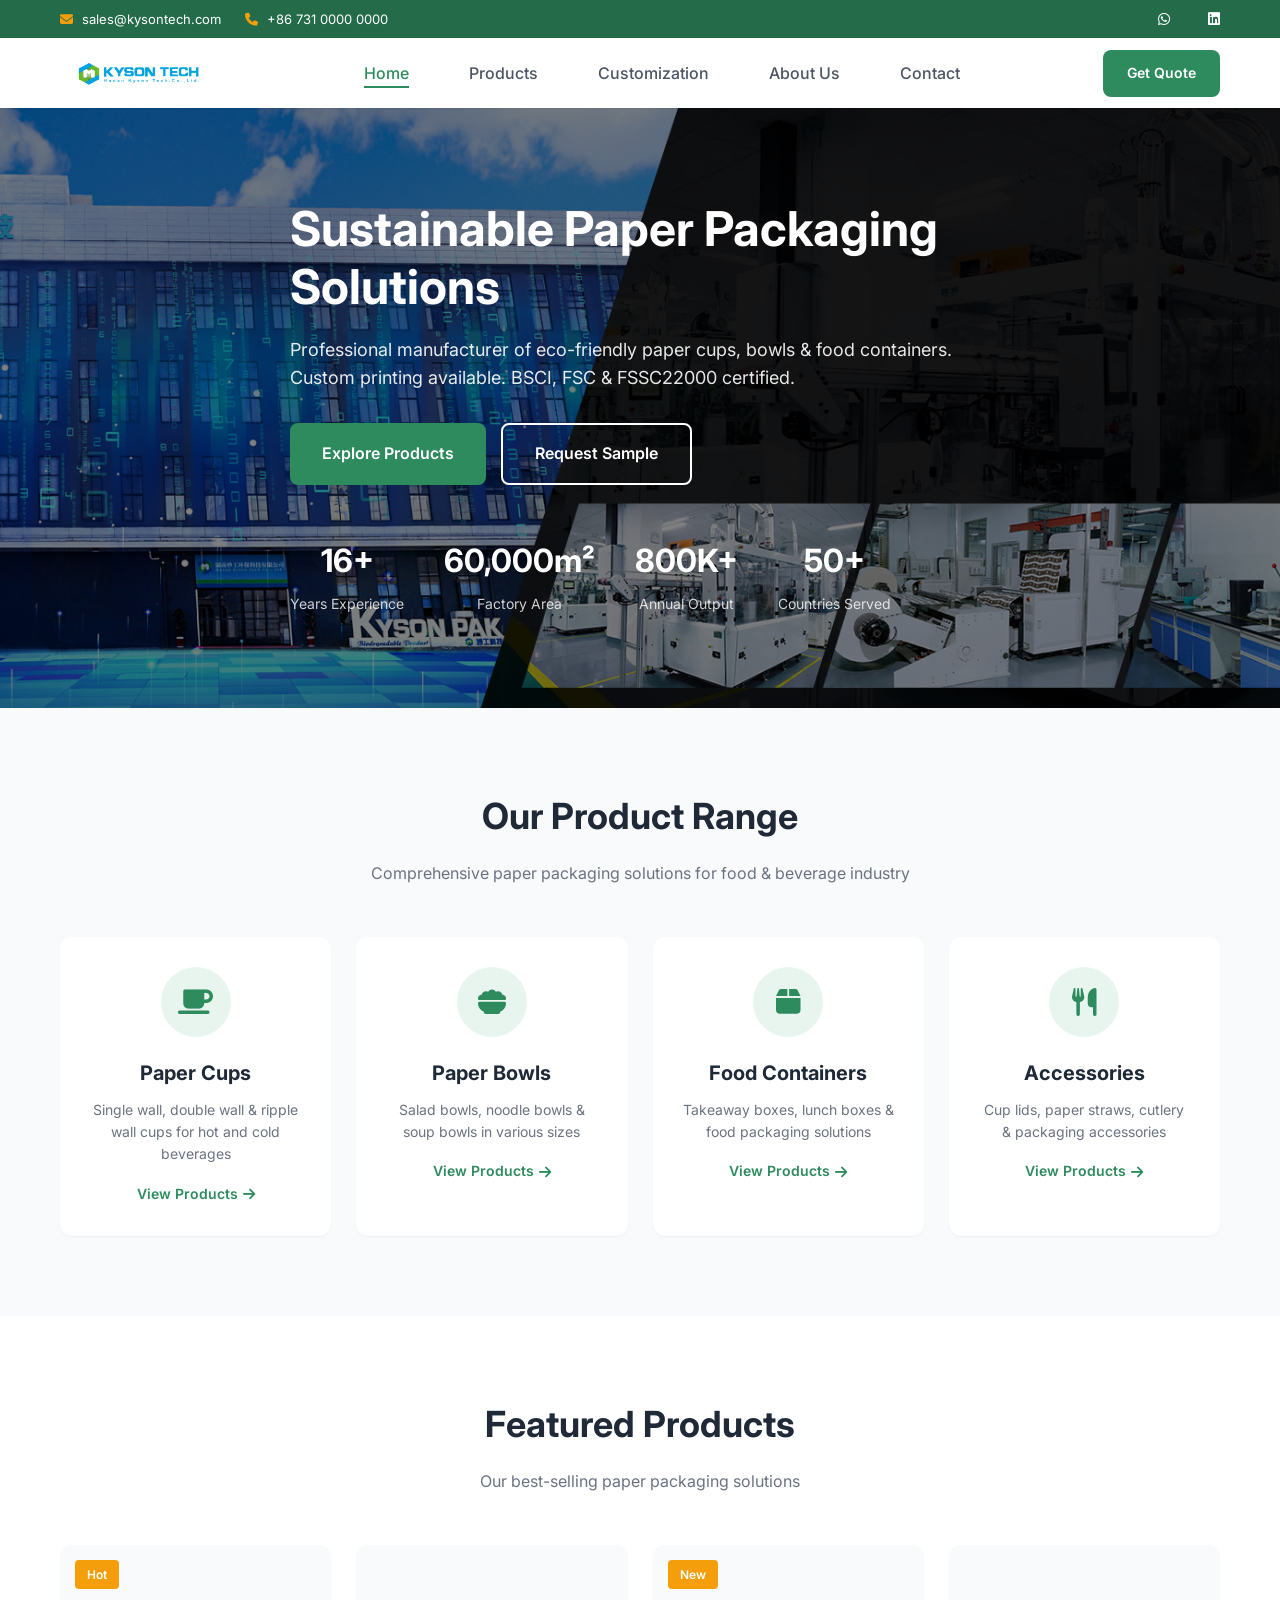
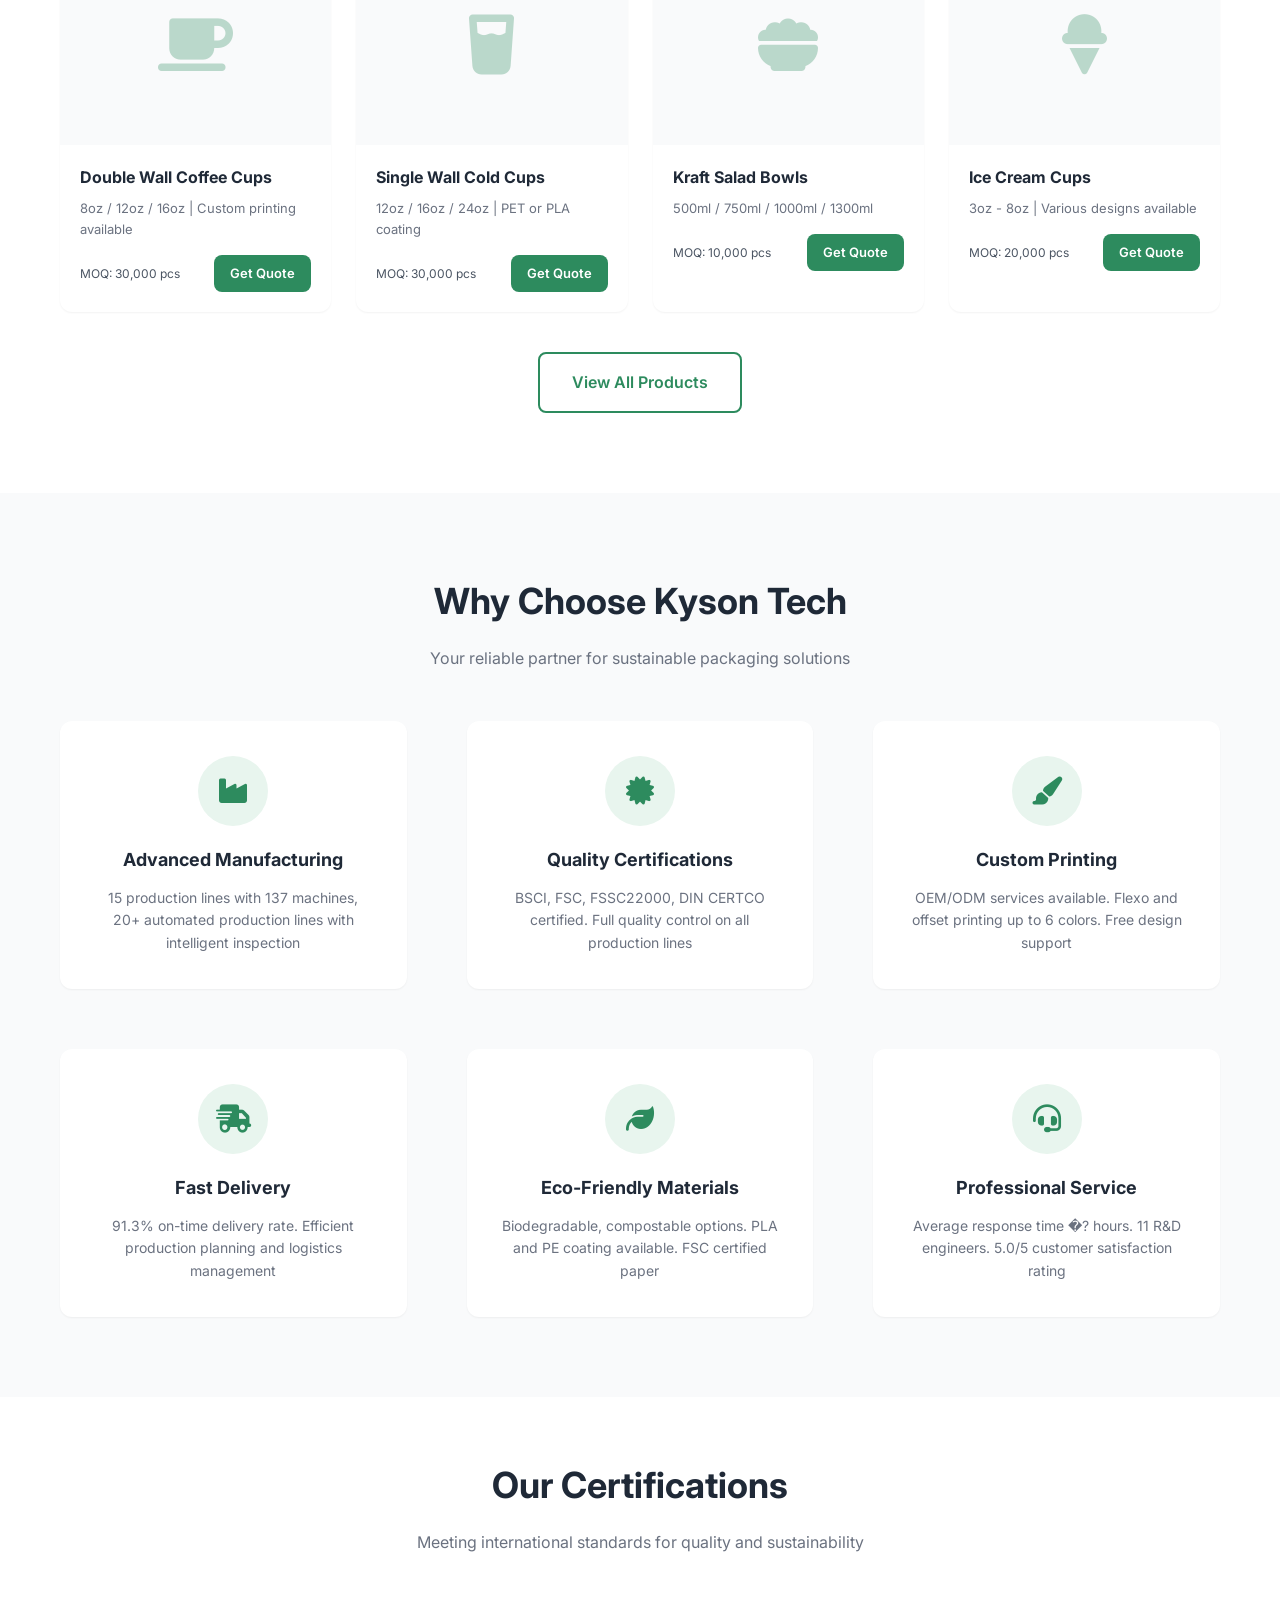
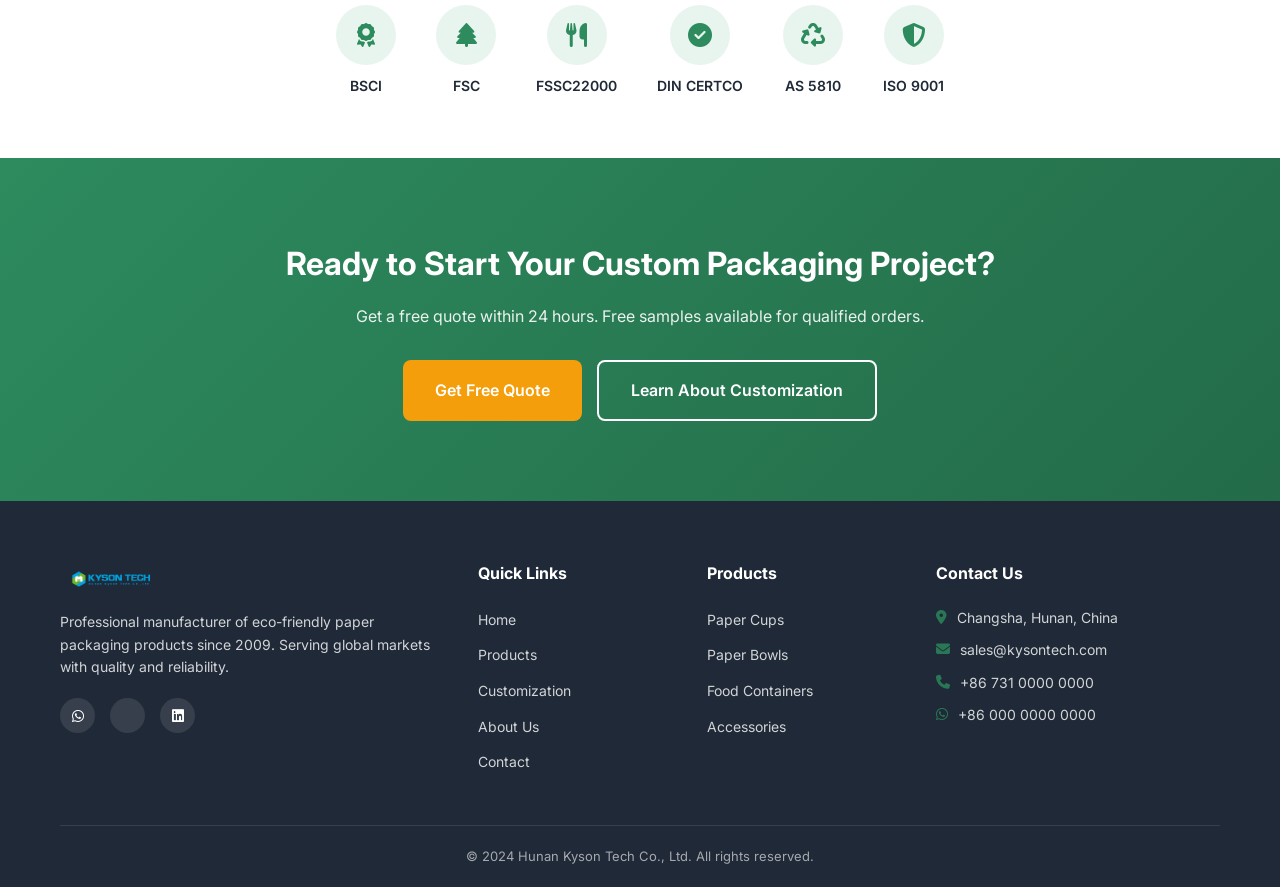
<file: index.html>
﻿<!DOCTYPE html>
<html lang="en">
<head>
    <meta charset="UTF-8">
    <meta name="viewport" content="width=device-width, initial-scale=1.0">
    <title>Hunan Kyson Tech - Professional Paper Cup Manufacturer</title>
    <meta name="description" content="Professional paper cup & disposable packaging manufacturer. Eco-friendly, food-safe, customizable. 16+ years manufacturing experience. BSCI, FSC, FSSC22000 certified.">
    <link rel="stylesheet" href="css/style.css">
    <link href="https://fonts.googleapis.com/css2?family=Inter:wght@300;400;500;600;700&display=swap" rel="stylesheet">
    <link rel="stylesheet" href="https://cdnjs.cloudflare.com/ajax/libs/font-awesome/6.4.0/css/all.min.css">
</head>
<body>
    <!-- Top Bar -->
    <div class="top-bar">
        <div class="container">
            <div class="top-bar-content">
                <div class="contact-info">
                    <span><i class="fas fa-envelope"></i> sales@kysontech.com</span>
                    <span><i class="fas fa-phone"></i> +86 731 0000 0000</span>
                </div>
                <div class="social-links">
                    <a href="#"><i class="fab fa-whatsapp"></i></a>
                    <a href="#"><i class="fab fa-wechat"></i></a>
                    <a href="#"><i class="fab fa-linkedin"></i></a>
                </div>
            </div>
        </div>
    </div>

    <!-- Navigation -->
    <nav class="navbar">
        <div class="container">
            <div class="nav-wrapper">
                <a href="index.html" class="logo">
                    <img src="logo.png" alt="KysonTech" style="height: 50px; width: 160px;">
                </a>
                <button class="mobile-menu-btn" id="mobileMenuBtn">
                    <i class="fas fa-bars"></i>
                </button>
                <ul class="nav-menu" id="navMenu">
                    <li><a href="index.html" class="active">Home</a></li>
                    <li><a href="products.html">Products</a></li>
                    <li><a href="customization.html">Customization</a></li>
                    <li><a href="about.html">About Us</a></li>
                    <li><a href="contact.html">Contact</a></li>
                </ul>
                <a href="contact.html" class="btn btn-primary">Get Quote</a>
            </div>
        </div>
    </nav>

    <!-- Hero Section -->
    <section class="hero">
        <div class="hero-bg" style="background: url('hero-bg.jpg') center/cover no-repeat;">
    <div class="hero-overlay" style="background: rgba(0,0,0,0.5);"></div>
</div>
        <div class="container">
            <div class="hero-content">
                <h1 class="hero-title">Sustainable Paper Packaging Solutions</h1>
                <p class="hero-subtitle">Professional manufacturer of eco-friendly paper cups, bowls & food containers. Custom printing available. BSCI, FSC & FSSC22000 certified.</p>
                <div class="hero-buttons">
                    <a href="products.html" class="btn btn-primary btn-lg">Explore Products</a>
                    <a href="contact.html" class="btn btn-outline btn-lg">Request Sample</a>
                </div>
                <div class="hero-stats">
                    <div class="stat-item">
                        <span class="stat-number">16+</span>
                        <span class="stat-label">Years Experience</span>
                    </div>
                    <div class="stat-item">
                        <span class="stat-number">60,000m&sup2;</span>
                        <span class="stat-label">Factory Area</span>
                    </div>
                    <div class="stat-item">
                        <span class="stat-number">800K+</span>
                        <span class="stat-label">Annual Output</span>
                    </div>
                    <div class="stat-item">
                        <span class="stat-number">50+</span>
                        <span class="stat-label">Countries Served</span>
                    </div>
                </div>
            </div>
        </div>
    </section>

    <!-- Product Categories -->
    <section class="product-categories">
        <div class="container">
            <div class="section-header">
                <h2 class="section-title">Our Product Range</h2>
                <p class="section-subtitle">Comprehensive paper packaging solutions for food & beverage industry</p>
            </div>
            <div class="category-grid">
                <a href="products.html#cups" class="category-card">
                    <div class="category-icon">
                        <i class="fas fa-coffee"></i>
                    </div>
                    <h3>Paper Cups</h3>
                    <p>Single wall, double wall & ripple wall cups for hot and cold beverages</p>
                    <span class="category-link">View Products <i class="fas fa-arrow-right"></i></span>
                </a>
                <a href="products.html#bowls" class="category-card">
                    <div class="category-icon">
                        <i class="fas fa-bowl-food"></i>
                    </div>
                    <h3>Paper Bowls</h3>
                    <p>Salad bowls, noodle bowls & soup bowls in various sizes</p>
                    <span class="category-link">View Products <i class="fas fa-arrow-right"></i></span>
                </a>
                <a href="products.html#containers" class="category-card">
                    <div class="category-icon">
                        <i class="fas fa-box"></i>
                    </div>
                    <h3>Food Containers</h3>
                    <p>Takeaway boxes, lunch boxes & food packaging solutions</p>
                    <span class="category-link">View Products <i class="fas fa-arrow-right"></i></span>
                </a>
                <a href="products.html#accessories" class="category-card">
                    <div class="category-icon">
                        <i class="fas fa-utensils"></i>
                    </div>
                    <h3>Accessories</h3>
                    <p>Cup lids, paper straws, cutlery & packaging accessories</p>
                    <span class="category-link">View Products <i class="fas fa-arrow-right"></i></span>
                </a>
            </div>
        </div>
    </section>

    <!-- Featured Products -->
    <section class="featured-products">
        <div class="container">
            <div class="section-header">
                <h2 class="section-title">Featured Products</h2>
                <p class="section-subtitle">Our best-selling paper packaging solutions</p>
            </div>
            <div class="product-grid">
                <div class="product-card">
                    <div class="product-image">
                        <div class="product-placeholder">
                            <i class="fas fa-coffee"></i>
                        </div>
                        <span class="product-badge">Hot</span>
                    </div>
                    <div class="product-info">
                        <h3>Double Wall Coffee Cups</h3>
                        <p>8oz / 12oz / 16oz | Custom printing available</p>
                        <div class="product-footer">
                            <span class="product-moq">MOQ: 30,000 pcs</span>
                            <a href="contact.html" class="btn btn-sm btn-primary">Get Quote</a>
                        </div>
                    </div>
                </div>
                <div class="product-card">
                    <div class="product-image">
                        <div class="product-placeholder">
                            <i class="fas fa-glass-water"></i>
                        </div>
                    </div>
                    <div class="product-info">
                        <h3>Single Wall Cold Cups</h3>
                        <p>12oz / 16oz / 24oz | PET or PLA coating</p>
                        <div class="product-footer">
                            <span class="product-moq">MOQ: 30,000 pcs</span>
                            <a href="contact.html" class="btn btn-sm btn-primary">Get Quote</a>
                        </div>
                    </div>
                </div>
                <div class="product-card">
                    <div class="product-image">
                        <div class="product-placeholder">
                            <i class="fas fa-bowl-food"></i>
                        </div>
                        <span class="product-badge">New</span>
                    </div>
                    <div class="product-info">
                        <h3>Kraft Salad Bowls</h3>
                        <p>500ml / 750ml / 1000ml / 1300ml</p>
                        <div class="product-footer">
                            <span class="product-moq">MOQ: 10,000 pcs</span>
                            <a href="contact.html" class="btn btn-sm btn-primary">Get Quote</a>
                        </div>
                    </div>
                </div>
                <div class="product-card">
                    <div class="product-image">
                        <div class="product-placeholder">
                            <i class="fas fa-ice-cream"></i>
                        </div>
                    </div>
                    <div class="product-info">
                        <h3>Ice Cream Cups</h3>
                        <p>3oz - 8oz | Various designs available</p>
                        <div class="product-footer">
                            <span class="product-moq">MOQ: 20,000 pcs</span>
                            <a href="contact.html" class="btn btn-sm btn-primary">Get Quote</a>
                        </div>
                    </div>
                </div>
            </div>
            <div class="text-center mt-4">
                <a href="products.html" class="btn btn-outline btn-lg">View All Products</a>
            </div>
        </div>
    </section>

    <!-- Why Choose Us -->
    <section class="why-choose-us">
        <div class="container">
            <div class="section-header">
                <h2 class="section-title">Why Choose Kyson Tech</h2>
                <p class="section-subtitle">Your reliable partner for sustainable packaging solutions</p>
            </div>
            <div class="features-grid">
                <div class="feature-card">
                    <div class="feature-icon">
                        <i class="fas fa-industry"></i>
                    </div>
                    <h3>Advanced Manufacturing</h3>
                    <p>15 production lines with 137 machines, 20+ automated production lines with intelligent inspection</p>
                </div>
                <div class="feature-card">
                    <div class="feature-icon">
                        <i class="fas fa-certificate"></i>
                    </div>
                    <h3>Quality Certifications</h3>
                    <p>BSCI, FSC, FSSC22000, DIN CERTCO certified. Full quality control on all production lines</p>
                </div>
                <div class="feature-card">
                    <div class="feature-icon">
                        <i class="fas fa-paint-brush"></i>
                    </div>
                    <h3>Custom Printing</h3>
                    <p>OEM/ODM services available. Flexo and offset printing up to 6 colors. Free design support</p>
                </div>
                <div class="feature-card">
                    <div class="feature-icon">
                        <i class="fas fa-shipping-fast"></i>
                    </div>
                    <h3>Fast Delivery</h3>
                    <p>91.3% on-time delivery rate. Efficient production planning and logistics management</p>
                </div>
                <div class="feature-card">
                    <div class="feature-icon">
                        <i class="fas fa-leaf"></i>
                    </div>
                    <h3>Eco-Friendly Materials</h3>
                    <p>Biodegradable, compostable options. PLA and PE coating available. FSC certified paper</p>
                </div>
                <div class="feature-card">
                    <div class="feature-icon">
                        <i class="fas fa-headset"></i>
                    </div>
                    <h3>Professional Service</h3>
                    <p>Average response time �? hours. 11 R&D engineers. 5.0/5 customer satisfaction rating</p>
                </div>
            </div>
        </div>
    </section>

    <!-- Certifications -->
    <section class="certifications">
        <div class="container">
            <div class="section-header">
                <h2 class="section-title">Our Certifications</h2>
                <p class="section-subtitle">Meeting international standards for quality and sustainability</p>
            </div>
            <div class="cert-grid">
                <div class="cert-item">
                    <div class="cert-icon"><i class="fas fa-award"></i></div>
                    <span>BSCI</span>
                </div>
                <div class="cert-item">
                    <div class="cert-icon"><i class="fas fa-tree"></i></div>
                    <span>FSC</span>
                </div>
                <div class="cert-item">
                    <div class="cert-icon"><i class="fas fa-utensils"></i></div>
                    <span>FSSC22000</span>
                </div>
                <div class="cert-item">
                    <div class="cert-icon"><i class="fas fa-check-circle"></i></div>
                    <span>DIN CERTCO</span>
                </div>
                <div class="cert-item">
                    <div class="cert-icon"><i class="fas fa-recycle"></i></div>
                    <span>AS 5810</span>
                </div>
                <div class="cert-item">
                    <div class="cert-icon"><i class="fas fa-shield-alt"></i></div>
                    <span>ISO 9001</span>
                </div>
            </div>
        </div>
    </section>

    <!-- CTA Section -->
    <section class="cta-section">
        <div class="container">
            <div class="cta-content">
                <h2>Ready to Start Your Custom Packaging Project?</h2>
                <p>Get a free quote within 24 hours. Free samples available for qualified orders.</p>
                <div class="cta-buttons">
                    <a href="contact.html" class="btn btn-primary btn-lg">Get Free Quote</a>
                    <a href="customization.html" class="btn btn-outline btn-lg">Learn About Customization</a>
                </div>
            </div>
        </div>
    </section>

    <!-- Footer -->
    <footer class="footer">
        <div class="container">
            <div class="footer-grid">
                <div class="footer-col">
                    <div class="footer-logo">
                        <img src="logo.png" alt="KysonTech" style="height: 35px; width: auto;">
                    </div>
                    <p>Professional manufacturer of eco-friendly paper packaging products since 2009. Serving global markets with quality and reliability.</p>
                    <div class="footer-social">
                        <a href="#"><i class="fab fa-whatsapp"></i></a>
                        <a href="#"><i class="fab fa-wechat"></i></a>
                        <a href="#"><i class="fab fa-linkedin"></i></a>
                    </div>
                </div>
                <div class="footer-col">
                    <h4>Quick Links</h4>
                    <ul>
                        <li><a href="index.html">Home</a></li>
                        <li><a href="products.html">Products</a></li>
                        <li><a href="customization.html">Customization</a></li>
                        <li><a href="about.html">About Us</a></li>
                        <li><a href="contact.html">Contact</a></li>
                    </ul>
                </div>
                <div class="footer-col">
                    <h4>Products</h4>
                    <ul>
                        <li><a href="products.html#cups">Paper Cups</a></li>
                        <li><a href="products.html#bowls">Paper Bowls</a></li>
                        <li><a href="products.html#containers">Food Containers</a></li>
                        <li><a href="products.html#accessories">Accessories</a></li>
                    </ul>
                </div>
                <div class="footer-col">
                    <h4>Contact Us</h4>
                    <ul class="contact-list">
                        <li><i class="fas fa-map-marker-alt"></i> Changsha, Hunan, China</li>
                        <li><i class="fas fa-envelope"></i> sales@kysontech.com</li>
                        <li><i class="fas fa-phone"></i> +86 731 0000 0000</li>
                        <li><i class="fab fa-whatsapp"></i> +86 000 0000 0000</li>
                    </ul>
                </div>
            </div>
            <div class="footer-bottom">
                <p>&copy; 2024 Hunan Kyson Tech Co., Ltd. All rights reserved.</p>
            </div>
        </div>
    </footer>

    <script src="js/main.js"></script>
</body>
</html>
</file>
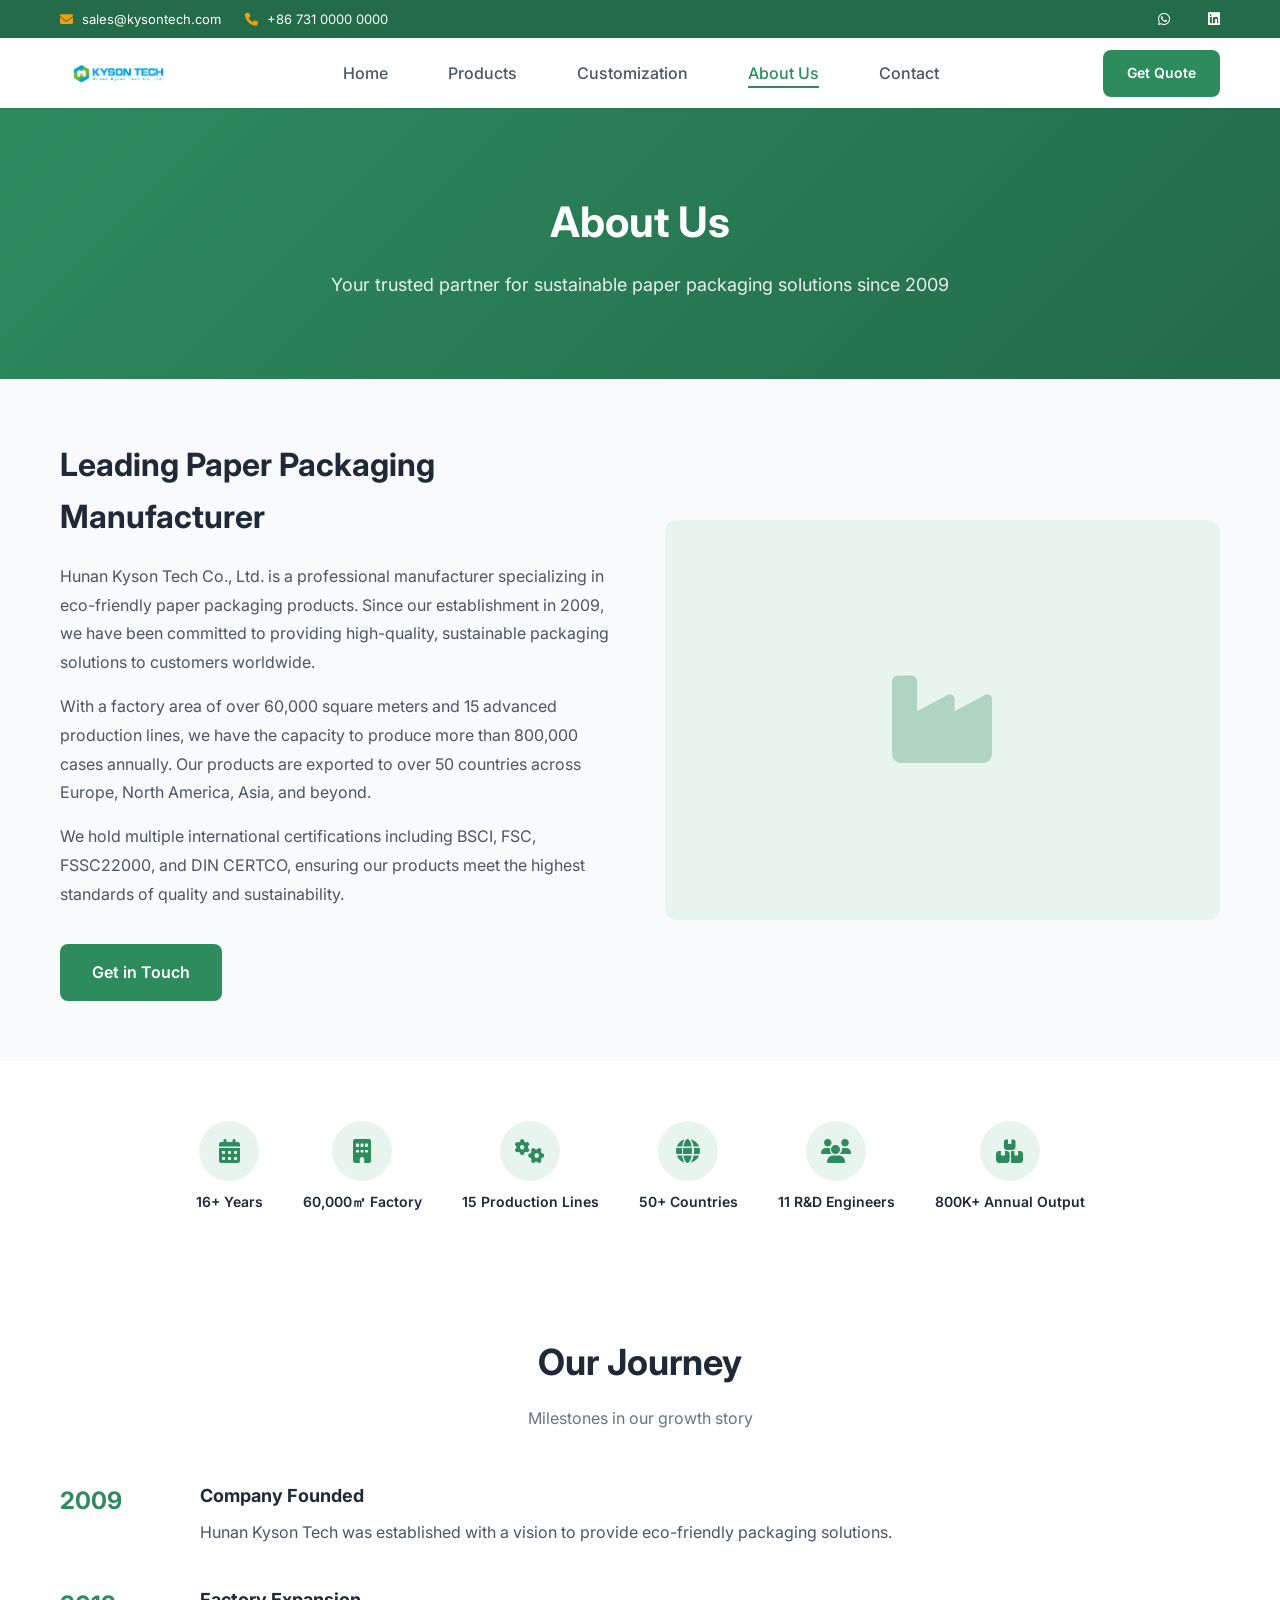
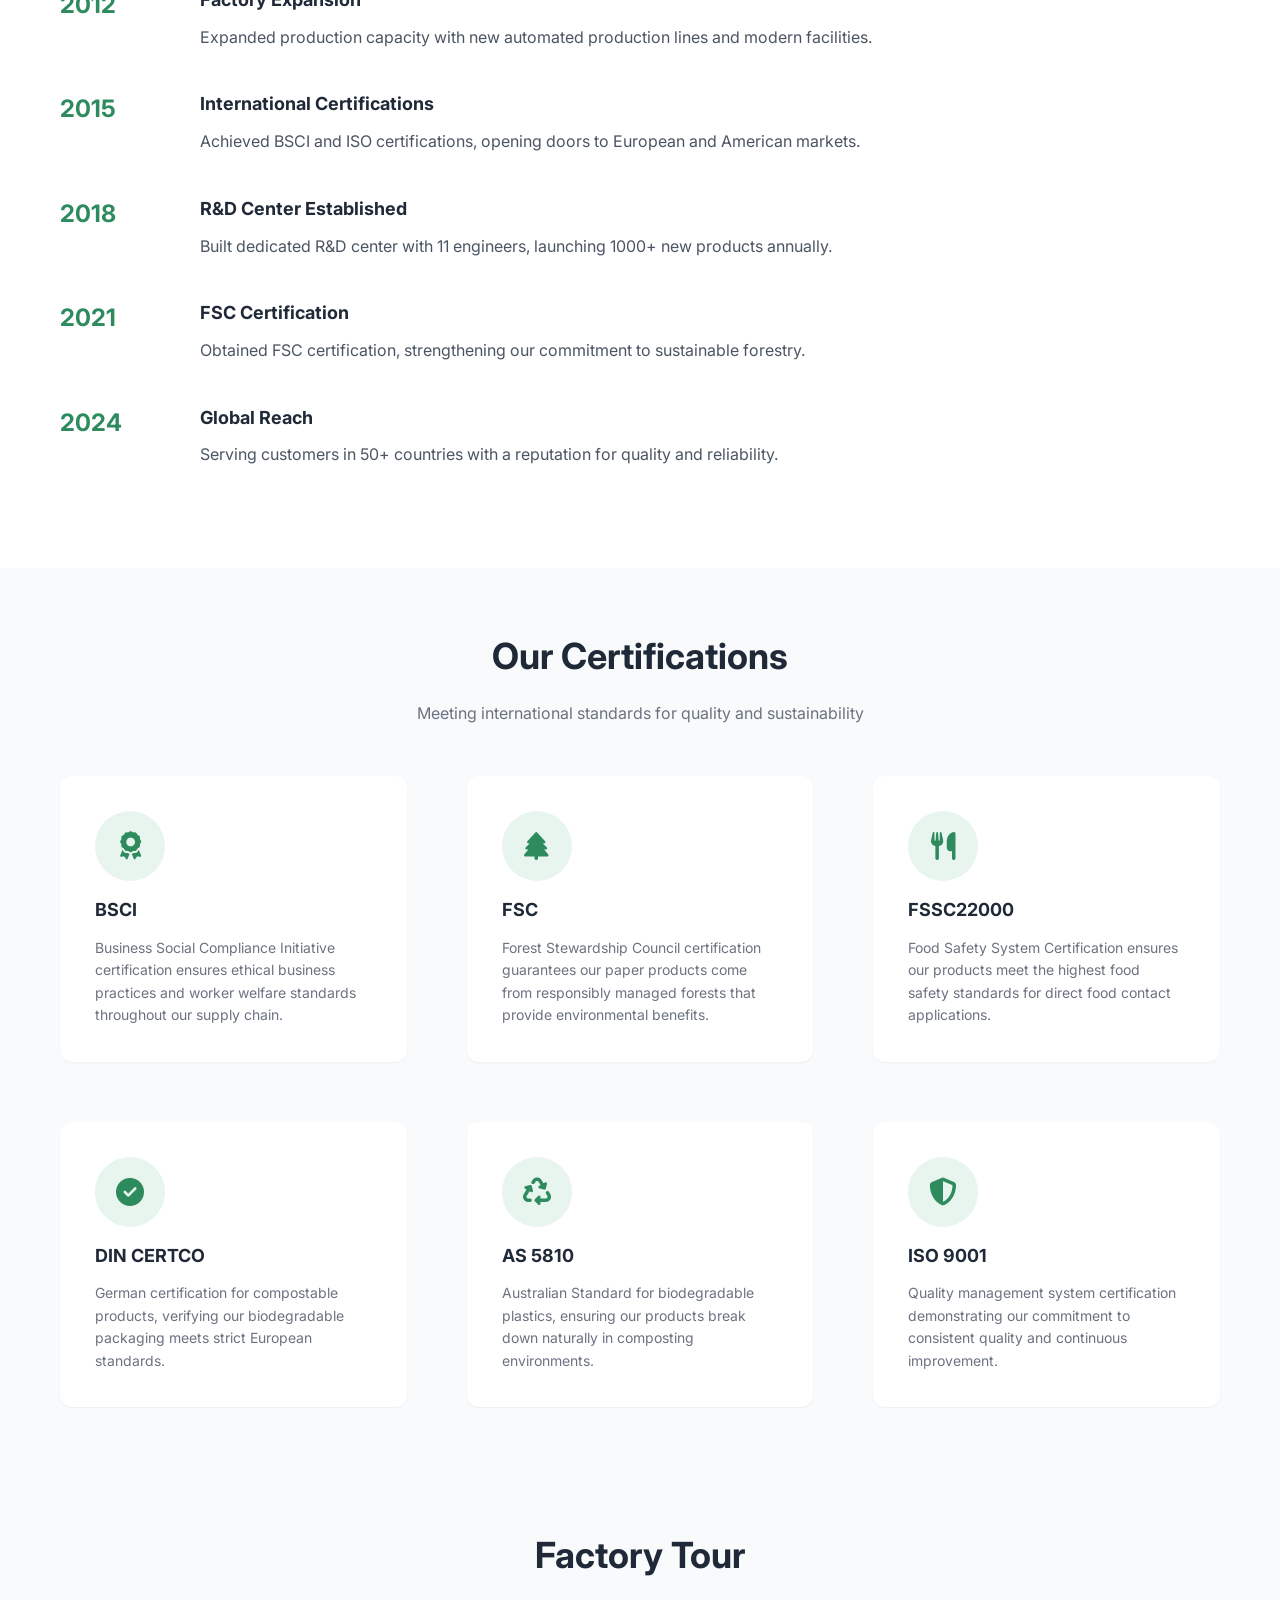
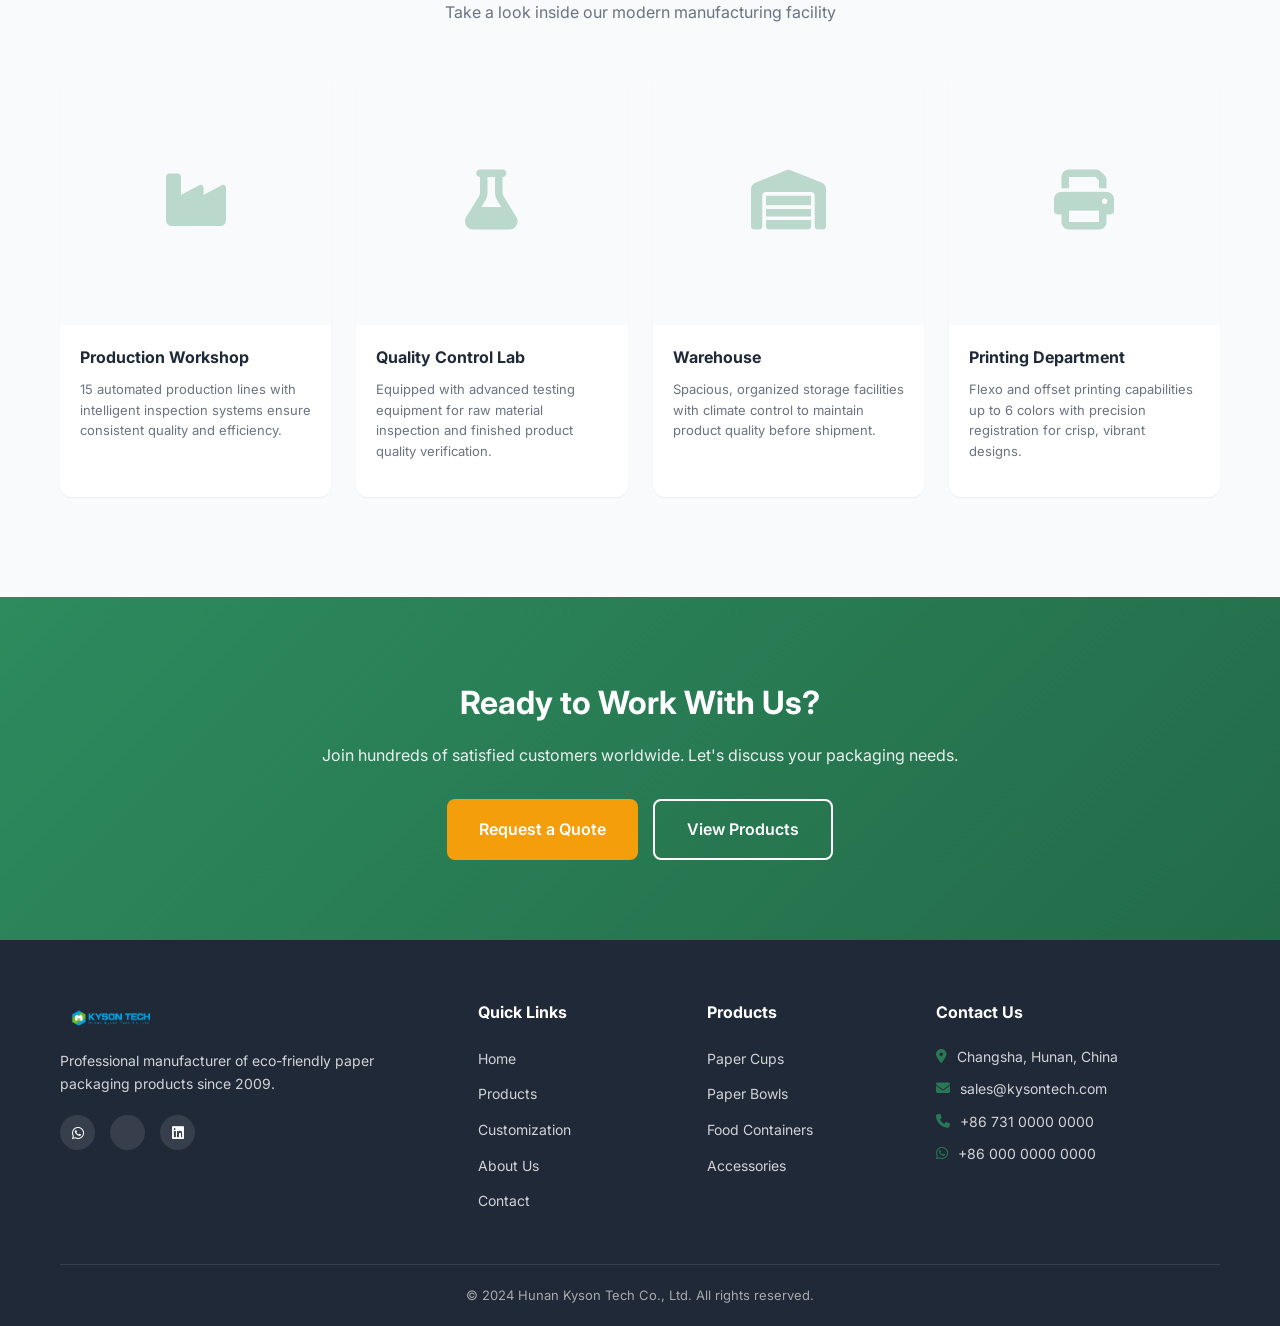
<file: about.html>
<!DOCTYPE html>
<html lang="en">
<head>
    <meta charset="UTF-8">
    <meta name="viewport" content="width=device-width, initial-scale=1.0">
    <title>About Us - Hunan Kyson Tech | Paper Packaging Manufacturer</title>
    <meta name="description" content="Learn about Hunan Kyson Tech - professional paper packaging manufacturer since 2009. 60,000㎡ factory, BSCI, FSC certified. Serving 50+ countries.">
    <link rel="stylesheet" href="css/style.css">
    <link href="https://fonts.googleapis.com/css2?family=Inter:wght@300;400;500;600;700&display=swap" rel="stylesheet">
    <link rel="stylesheet" href="https://cdnjs.cloudflare.com/ajax/libs/font-awesome/6.4.0/css/all.min.css">
</head>
<body>
    <!-- Top Bar -->
    <div class="top-bar">
        <div class="container">
            <div class="top-bar-content">
                <div class="contact-info">
                    <span><i class="fas fa-envelope"></i> sales@kysontech.com</span>
                    <span><i class="fas fa-phone"></i> +86 731 0000 0000</span>
                </div>
                <div class="social-links">
                    <a href="#"><i class="fab fa-whatsapp"></i></a>
                    <a href="#"><i class="fab fa-wechat"></i></a>
                    <a href="#"><i class="fab fa-linkedin"></i></a>
                </div>
            </div>
        </div>
    </div>

    <!-- Navigation -->
    <nav class="navbar">
        <div class="container">
            <div class="nav-wrapper">
                <a href="index.html" class="logo">
                    <img src="logo.png" alt="KysonTech" style="height: 40px; width: auto;">
                </a>
                <button class="mobile-menu-btn" id="mobileMenuBtn">
                    <i class="fas fa-bars"></i>
                </button>
                <ul class="nav-menu" id="navMenu">
                    <li><a href="index.html">Home</a></li>
                    <li><a href="products.html">Products</a></li>
                    <li><a href="customization.html">Customization</a></li>
                    <li><a href="about.html" class="active">About Us</a></li>
                    <li><a href="contact.html">Contact</a></li>
                </ul>
                <a href="contact.html" class="btn btn-primary">Get Quote</a>
            </div>
        </div>
    </nav>

    <!-- Page Header -->
    <section class="page-header">
        <div class="container">
            <h1>About Us</h1>
            <p>Your trusted partner for sustainable paper packaging solutions since 2009</p>
        </div>
    </section>

    <!-- About Hero -->
    <section class="about-hero">
        <div class="container">
            <div class="about-grid">
                <div class="about-content">
                    <h2>Leading Paper Packaging Manufacturer</h2>
                    <p>Hunan Kyson Tech Co., Ltd. is a professional manufacturer specializing in eco-friendly paper packaging products. Since our establishment in 2009, we have been committed to providing high-quality, sustainable packaging solutions to customers worldwide.</p>
                    <p>With a factory area of over 60,000 square meters and 15 advanced production lines, we have the capacity to produce more than 800,000 cases annually. Our products are exported to over 50 countries across Europe, North America, Asia, and beyond.</p>
                    <p>We hold multiple international certifications including BSCI, FSC, FSSC22000, and DIN CERTCO, ensuring our products meet the highest standards of quality and sustainability.</p>
                    <a href="contact.html" class="btn btn-primary btn-lg" style="margin-top: 20px;">Get in Touch</a>
                </div>
                <div class="about-image">
                    <i class="fas fa-industry"></i>
                </div>
            </div>
        </div>
    </section>

    <!-- Stats Section -->
    <section class="certifications">
        <div class="container">
            <div class="cert-grid">
                <div class="cert-item">
                    <div class="cert-icon"><i class="fas fa-calendar-alt"></i></div>
                    <span>16+ Years</span>
                </div>
                <div class="cert-item">
                    <div class="cert-icon"><i class="fas fa-building"></i></div>
                    <span>60,000㎡ Factory</span>
                </div>
                <div class="cert-item">
                    <div class="cert-icon"><i class="fas fa-cogs"></i></div>
                    <span>15 Production Lines</span>
                </div>
                <div class="cert-item">
                    <div class="cert-icon"><i class="fas fa-globe"></i></div>
                    <span>50+ Countries</span>
                </div>
                <div class="cert-item">
                    <div class="cert-icon"><i class="fas fa-users"></i></div>
                    <span>11 R&D Engineers</span>
                </div>
                <div class="cert-item">
                    <div class="cert-icon"><i class="fas fa-boxes"></i></div>
                    <span>800K+ Annual Output</span>
                </div>
            </div>
        </div>
    </section>

    <!-- Timeline -->
    <section class="timeline">
        <div class="container">
            <div class="section-header">
                <h2 class="section-title">Our Journey</h2>
                <p class="section-subtitle">Milestones in our growth story</p>
            </div>
            <div class="timeline-content">
                <div class="timeline-item">
                    <div class="timeline-year">2009</div>
                    <div class="timeline-content">
                        <h4>Company Founded</h4>
                        <p>Hunan Kyson Tech was established with a vision to provide eco-friendly packaging solutions.</p>
                    </div>
                </div>
                <div class="timeline-item">
                    <div class="timeline-year">2012</div>
                    <div class="timeline-content">
                        <h4>Factory Expansion</h4>
                        <p>Expanded production capacity with new automated production lines and modern facilities.</p>
                    </div>
                </div>
                <div class="timeline-item">
                    <div class="timeline-year">2015</div>
                    <div class="timeline-content">
                        <h4>International Certifications</h4>
                        <p>Achieved BSCI and ISO certifications, opening doors to European and American markets.</p>
                    </div>
                </div>
                <div class="timeline-item">
                    <div class="timeline-year">2018</div>
                    <div class="timeline-content">
                        <h4>R&D Center Established</h4>
                        <p>Built dedicated R&D center with 11 engineers, launching 1000+ new products annually.</p>
                    </div>
                </div>
                <div class="timeline-item">
                    <div class="timeline-year">2021</div>
                    <div class="timeline-content">
                        <h4>FSC Certification</h4>
                        <p>Obtained FSC certification, strengthening our commitment to sustainable forestry.</p>
                    </div>
                </div>
                <div class="timeline-item">
                    <div class="timeline-year">2024</div>
                    <div class="timeline-content">
                        <h4>Global Reach</h4>
                        <p>Serving customers in 50+ countries with a reputation for quality and reliability.</p>
                    </div>
                </div>
            </div>
        </div>
    </section>

    <!-- Certifications Detail -->
    <section class="why-choose-us" style="padding: 60px 0;">
        <div class="container">
            <div class="section-header">
                <h2 class="section-title">Our Certifications</h2>
                <p class="section-subtitle">Meeting international standards for quality and sustainability</p>
            </div>
            <div class="features-grid">
                <div class="feature-card" style="text-align: left;">
                    <div class="feature-icon" style="margin: 0 0 15px 0;"><i class="fas fa-award"></i></div>
                    <h3>BSCI</h3>
                    <p>Business Social Compliance Initiative certification ensures ethical business practices and worker welfare standards throughout our supply chain.</p>
                </div>
                <div class="feature-card" style="text-align: left;">
                    <div class="feature-icon" style="margin: 0 0 15px 0;"><i class="fas fa-tree"></i></div>
                    <h3>FSC</h3>
                    <p>Forest Stewardship Council certification guarantees our paper products come from responsibly managed forests that provide environmental benefits.</p>
                </div>
                <div class="feature-card" style="text-align: left;">
                    <div class="feature-icon" style="margin: 0 0 15px 0;"><i class="fas fa-utensils"></i></div>
                    <h3>FSSC22000</h3>
                    <p>Food Safety System Certification ensures our products meet the highest food safety standards for direct food contact applications.</p>
                </div>
                <div class="feature-card" style="text-align: left;">
                    <div class="feature-icon" style="margin: 0 0 15px 0;"><i class="fas fa-check-circle"></i></div>
                    <h3>DIN CERTCO</h3>
                    <p>German certification for compostable products, verifying our biodegradable packaging meets strict European standards.</p>
                </div>
                <div class="feature-card" style="text-align: left;">
                    <div class="feature-icon" style="margin: 0 0 15px 0;"><i class="fas fa-recycle"></i></div>
                    <h3>AS 5810</h3>
                    <p>Australian Standard for biodegradable plastics, ensuring our products break down naturally in composting environments.</p>
                </div>
                <div class="feature-card" style="text-align: left;">
                    <div class="feature-icon" style="margin: 0 0 15px 0;"><i class="fas fa-shield-alt"></i></div>
                    <h3>ISO 9001</h3>
                    <p>Quality management system certification demonstrating our commitment to consistent quality and continuous improvement.</p>
                </div>
            </div>
        </div>
    </section>

    <!-- Factory Tour -->
    <section class="product-section bg-light">
        <div class="container">
            <div class="section-header">
                <h2 class="section-title">Factory Tour</h2>
                <p class="section-subtitle">Take a look inside our modern manufacturing facility</p>
            </div>
            <div class="product-grid">
                <div class="product-card">
                    <div class="product-image" style="height: 250px;">
                        <div class="product-placeholder"><i class="fas fa-industry"></i></div>
                    </div>
                    <div class="product-info">
                        <h3>Production Workshop</h3>
                        <p>15 automated production lines with intelligent inspection systems ensure consistent quality and efficiency.</p>
                    </div>
                </div>
                <div class="product-card">
                    <div class="product-image" style="height: 250px;">
                        <div class="product-placeholder"><i class="fas fa-flask"></i></div>
                    </div>
                    <div class="product-info">
                        <h3>Quality Control Lab</h3>
                        <p>Equipped with advanced testing equipment for raw material inspection and finished product quality verification.</p>
                    </div>
                </div>
                <div class="product-card">
                    <div class="product-image" style="height: 250px;">
                        <div class="product-placeholder"><i class="fas fa-warehouse"></i></div>
                    </div>
                    <div class="product-info">
                        <h3>Warehouse</h3>
                        <p>Spacious, organized storage facilities with climate control to maintain product quality before shipment.</p>
                    </div>
                </div>
                <div class="product-card">
                    <div class="product-image" style="height: 250px;">
                        <div class="product-placeholder"><i class="fas fa-print"></i></div>
                    </div>
                    <div class="product-info">
                        <h3>Printing Department</h3>
                        <p>Flexo and offset printing capabilities up to 6 colors with precision registration for crisp, vibrant designs.</p>
                    </div>
                </div>
            </div>
        </div>
    </section>

    <!-- CTA Section -->
    <section class="cta-section">
        <div class="container">
            <div class="cta-content">
                <h2>Ready to Work With Us?</h2>
                <p>Join hundreds of satisfied customers worldwide. Let's discuss your packaging needs.</p>
                <div class="cta-buttons">
                    <a href="contact.html" class="btn btn-primary btn-lg">Request a Quote</a>
                    <a href="products.html" class="btn btn-outline btn-lg">View Products</a>
                </div>
            </div>
        </div>
    </section>

    <!-- Footer -->
    <footer class="footer">
        <div class="container">
            <div class="footer-grid">
                <div class="footer-col">
                    <div class="footer-logo">
                        <img src="logo.png" alt="KysonTech" style="height: 35px; width: auto;">
                    </div>
                    <p>Professional manufacturer of eco-friendly paper packaging products since 2009.</p>
                    <div class="footer-social">
                        <a href="#"><i class="fab fa-whatsapp"></i></a>
                        <a href="#"><i class="fab fa-wechat"></i></a>
                        <a href="#"><i class="fab fa-linkedin"></i></a>
                    </div>
                </div>
                <div class="footer-col">
                    <h4>Quick Links</h4>
                    <ul>
                        <li><a href="index.html">Home</a></li>
                        <li><a href="products.html">Products</a></li>
                        <li><a href="customization.html">Customization</a></li>
                        <li><a href="about.html">About Us</a></li>
                        <li><a href="contact.html">Contact</a></li>
                    </ul>
                </div>
                <div class="footer-col">
                    <h4>Products</h4>
                    <ul>
                        <li><a href="products.html#cups">Paper Cups</a></li>
                        <li><a href="products.html#bowls">Paper Bowls</a></li>
                        <li><a href="products.html#containers">Food Containers</a></li>
                        <li><a href="products.html#accessories">Accessories</a></li>
                    </ul>
                </div>
                <div class="footer-col">
                    <h4>Contact Us</h4>
                    <ul class="contact-list">
                        <li><i class="fas fa-map-marker-alt"></i> Changsha, Hunan, China</li>
                        <li><i class="fas fa-envelope"></i> sales@kysontech.com</li>
                        <li><i class="fas fa-phone"></i> +86 731 0000 0000</li>
                        <li><i class="fab fa-whatsapp"></i> +86 000 0000 0000</li>
                    </ul>
                </div>
            </div>
            <div class="footer-bottom">
                <p>&copy; 2024 Hunan Kyson Tech Co., Ltd. All rights reserved.</p>
            </div>
        </div>
    </footer>

    <script src="js/main.js"></script>
</body>
</html>
</file>
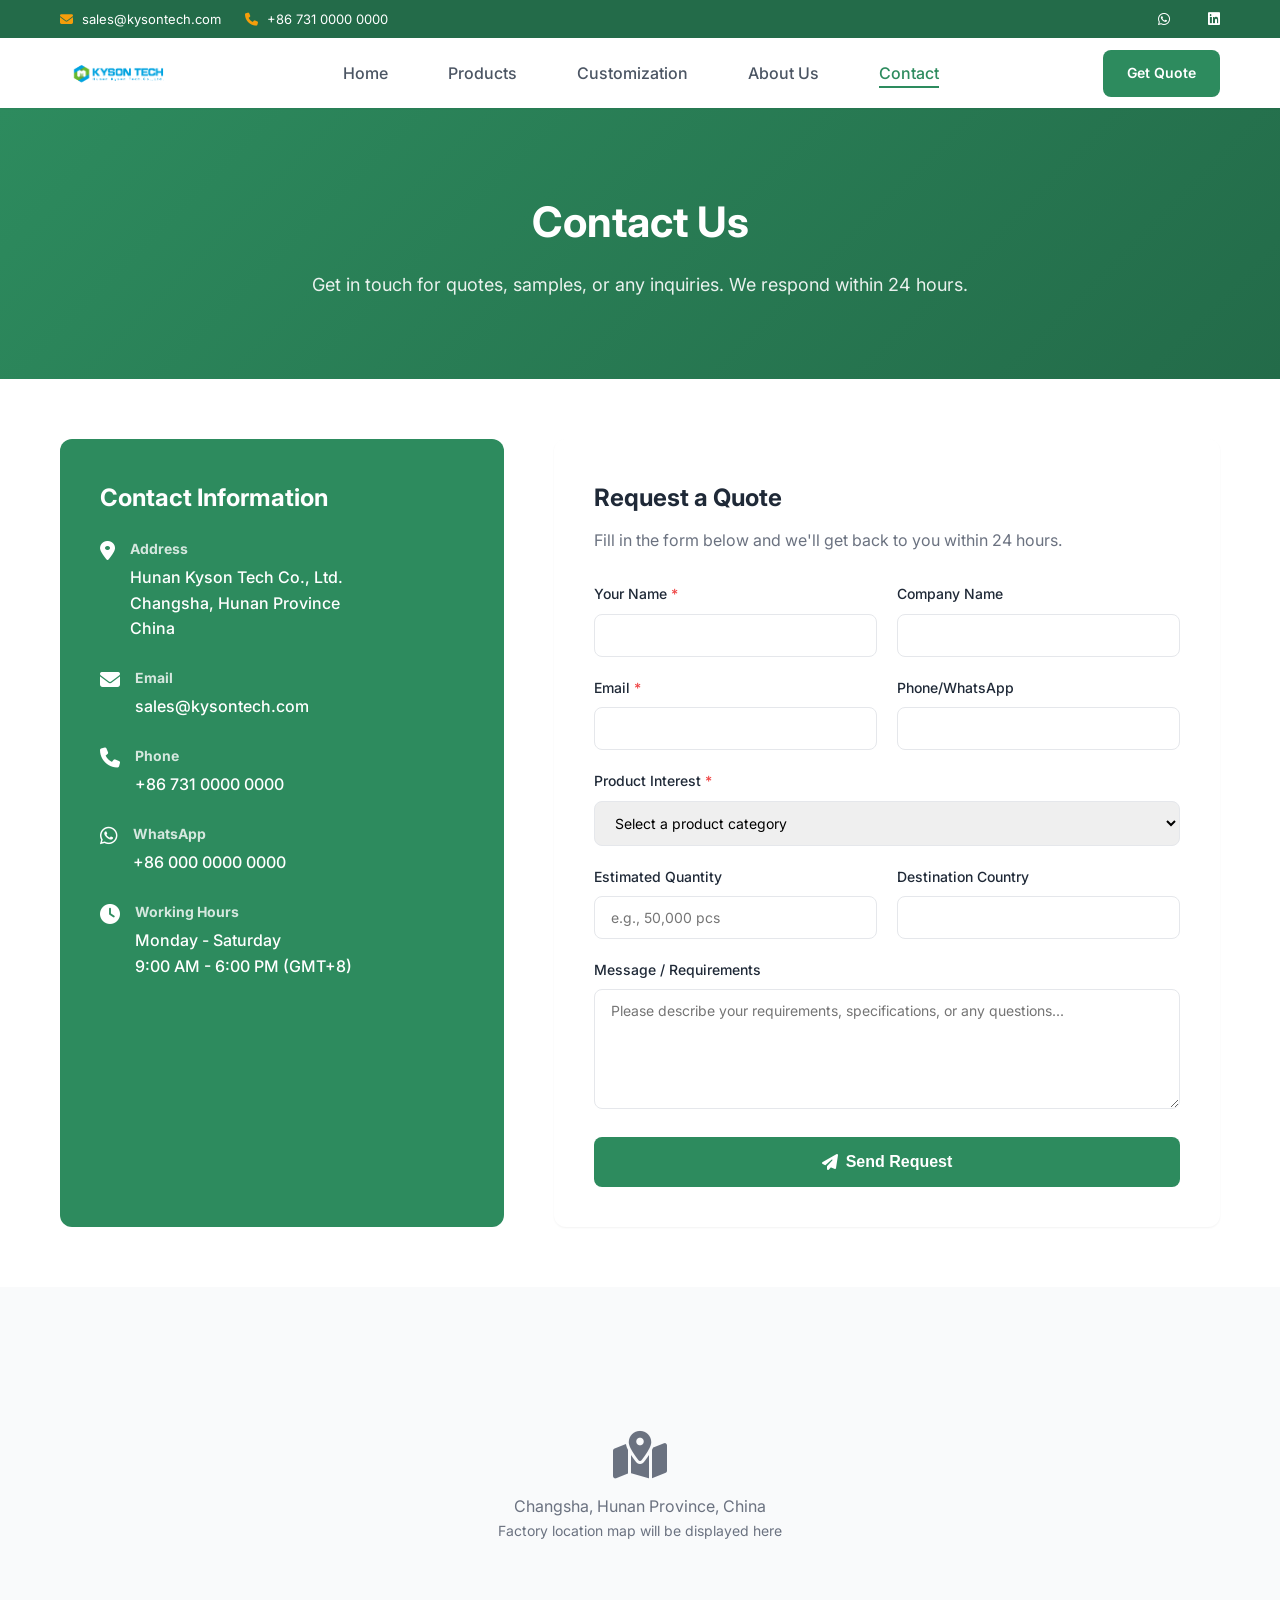
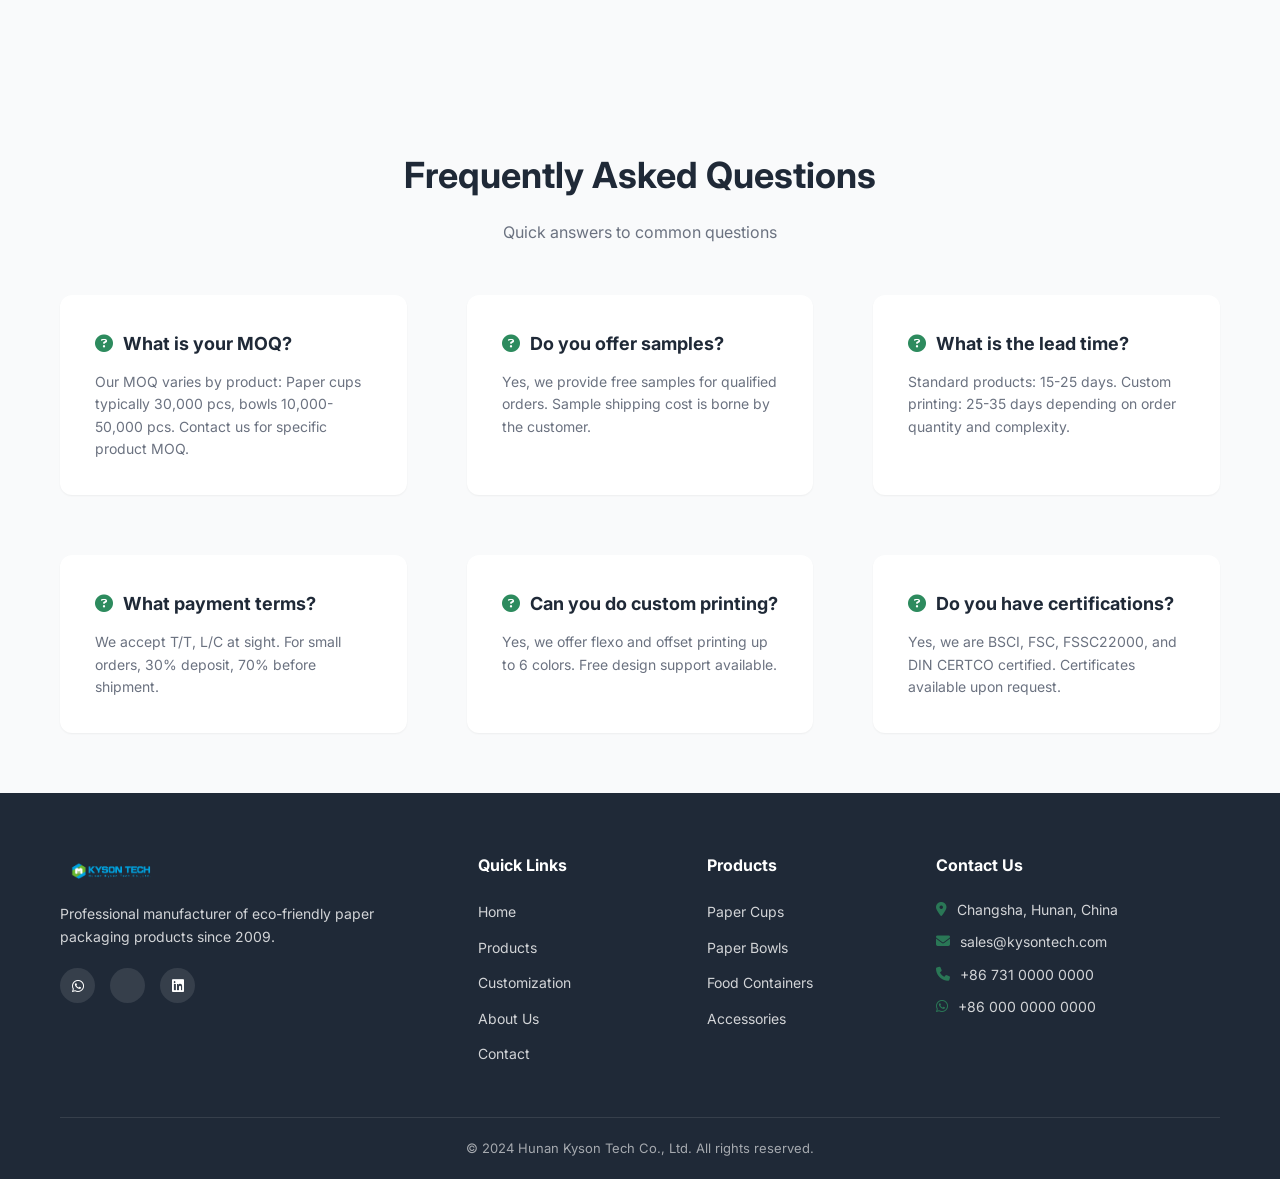
<file: contact.html>
<!DOCTYPE html>
<html lang="en">
<head>
    <meta charset="UTF-8">
    <meta name="viewport" content="width=device-width, initial-scale=1.0">
    <title>Contact Us - Hunan Kyson Tech | Get Quote</title>
    <meta name="description" content="Contact Hunan Kyson Tech for paper packaging solutions. Request a quote, samples or customization services. Fast response within 24 hours.">
    <link rel="stylesheet" href="css/style.css">
    <link href="https://fonts.googleapis.com/css2?family=Inter:wght@300;400;500;600;700&display=swap" rel="stylesheet">
    <link rel="stylesheet" href="https://cdnjs.cloudflare.com/ajax/libs/font-awesome/6.4.0/css/all.min.css">
</head>
<body>
    <!-- Top Bar -->
    <div class="top-bar">
        <div class="container">
            <div class="top-bar-content">
                <div class="contact-info">
                    <span><i class="fas fa-envelope"></i> sales@kysontech.com</span>
                    <span><i class="fas fa-phone"></i> +86 731 0000 0000</span>
                </div>
                <div class="social-links">
                    <a href="#"><i class="fab fa-whatsapp"></i></a>
                    <a href="#"><i class="fab fa-wechat"></i></a>
                    <a href="#"><i class="fab fa-linkedin"></i></a>
                </div>
            </div>
        </div>
    </div>

    <!-- Navigation -->
    <nav class="navbar">
        <div class="container">
            <div class="nav-wrapper">
                <a href="index.html" class="logo">
                    <img src="logo.png" alt="KysonTech" style="height: 40px; width: auto;">
                </a>
                <button class="mobile-menu-btn" id="mobileMenuBtn">
                    <i class="fas fa-bars"></i>
                </button>
                <ul class="nav-menu" id="navMenu">
                    <li><a href="index.html">Home</a></li>
                    <li><a href="products.html">Products</a></li>
                    <li><a href="customization.html">Customization</a></li>
                    <li><a href="about.html">About Us</a></li>
                    <li><a href="contact.html" class="active">Contact</a></li>
                </ul>
                <a href="contact.html" class="btn btn-primary">Get Quote</a>
            </div>
        </div>
    </nav>

    <!-- Page Header -->
    <section class="page-header">
        <div class="container">
            <h1>Contact Us</h1>
            <p>Get in touch for quotes, samples, or any inquiries. We respond within 24 hours.</p>
        </div>
    </section>

    <!-- Contact Section -->
    <section class="contact-section">
        <div class="container">
            <div class="contact-grid">
                <!-- Contact Info -->
                <div class="contact-info-card">
                    <h3>Contact Information</h3>
                    
                    <div class="contact-info-item">
                        <i class="fas fa-map-marker-alt"></i>
                        <div>
                            <h4>Address</h4>
                            <p>Hunan Kyson Tech Co., Ltd.<br>Changsha, Hunan Province<br>China</p>
                        </div>
                    </div>
                    
                    <div class="contact-info-item">
                        <i class="fas fa-envelope"></i>
                        <div>
                            <h4>Email</h4>
                            <p>sales@kysontech.com</p>
                        </div>
                    </div>
                    
                    <div class="contact-info-item">
                        <i class="fas fa-phone"></i>
                        <div>
                            <h4>Phone</h4>
                            <p>+86 731 0000 0000</p>
                        </div>
                    </div>
                    
                    <div class="contact-info-item">
                        <i class="fab fa-whatsapp"></i>
                        <div>
                            <h4>WhatsApp</h4>
                            <p>+86 000 0000 0000</p>
                        </div>
                    </div>
                    
                    <div class="contact-info-item">
                        <i class="fas fa-clock"></i>
                        <div>
                            <h4>Working Hours</h4>
                            <p>Monday - Saturday<br>9:00 AM - 6:00 PM (GMT+8)</p>
                        </div>
                    </div>
                </div>
                
                <!-- Contact Form -->
                <div class="contact-form-wrapper">
                    <h3>Request a Quote</h3>
                    <p>Fill in the form below and we'll get back to you within 24 hours.</p>
                    
                    <form id="contactForm" action="https://formsubmit.co/sales@kysontech.com" method="POST">
                        <input type="hidden" name="_subject" value="New Quote Request from Website">
                        <input type="hidden" name="_template" value="table">
                        
                        <div class="form-row">
                            <div class="form-group">
                                <label>Your Name <span class="required">*</span></label>
                                <input type="text" name="name" class="form-control" required>
                            </div>
                            <div class="form-group">
                                <label>Company Name</label>
                                <input type="text" name="company" class="form-control">
                            </div>
                        </div>
                        
                        <div class="form-row">
                            <div class="form-group">
                                <label>Email <span class="required">*</span></label>
                                <input type="email" name="email" class="form-control" required>
                            </div>
                            <div class="form-group">
                                <label>Phone/WhatsApp</label>
                                <input type="tel" name="phone" class="form-control">
                            </div>
                        </div>
                        
                        <div class="form-group">
                            <label>Product Interest <span class="required">*</span></label>
                            <select name="product" class="form-control" required>
                                <option value="">Select a product category</option>
                                <option value="paper-cups">Paper Cups</option>
                                <option value="paper-bowls">Paper Bowls</option>
                                <option value="food-containers">Food Containers</option>
                                <option value="accessories">Accessories</option>
                                <option value="custom">Custom Product</option>
                            </select>
                        </div>
                        
                        <div class="form-row">
                            <div class="form-group">
                                <label>Estimated Quantity</label>
                                <input type="text" name="quantity" class="form-control" placeholder="e.g., 50,000 pcs">
                            </div>
                            <div class="form-group">
                                <label>Destination Country</label>
                                <input type="text" name="country" class="form-control">
                            </div>
                        </div>
                        
                        <div class="form-group">
                            <label>Message / Requirements</label>
                            <textarea name="message" class="form-control" placeholder="Please describe your requirements, specifications, or any questions..."></textarea>
                        </div>
                        
                        <button type="submit" class="btn btn-primary btn-lg" style="width: 100%;">
                            <i class="fas fa-paper-plane"></i> Send Request
                        </button>
                    </form>
                </div>
            </div>
        </div>
    </section>

    <!-- Map Section -->
    <section class="map-section" style="padding: 0;">
        <div style="width: 100%; height: 400px; background-color: var(--bg-light); display: flex; align-items: center; justify-content: center;">
            <div style="text-align: center; color: var(--text-light);">
                <i class="fas fa-map-marked-alt" style="font-size: 48px; margin-bottom: 15px;"></i>
                <p>Changsha, Hunan Province, China</p>
                <p style="font-size: 14px;">Factory location map will be displayed here</p>
            </div>
        </div>
    </section>

    <!-- FAQ Section -->
    <section class="why-choose-us" style="padding: 60px 0;">
        <div class="container">
            <div class="section-header">
                <h2 class="section-title">Frequently Asked Questions</h2>
                <p class="section-subtitle">Quick answers to common questions</p>
            </div>
            <div class="features-grid">
                <div class="feature-card" style="text-align: left;">
                    <h3><i class="fas fa-question-circle" style="color: var(--primary-color); margin-right: 10px;"></i>What is your MOQ?</h3>
                    <p>Our MOQ varies by product: Paper cups typically 30,000 pcs, bowls 10,000-50,000 pcs. Contact us for specific product MOQ.</p>
                </div>
                <div class="feature-card" style="text-align: left;">
                    <h3><i class="fas fa-question-circle" style="color: var(--primary-color); margin-right: 10px;"></i>Do you offer samples?</h3>
                    <p>Yes, we provide free samples for qualified orders. Sample shipping cost is borne by the customer.</p>
                </div>
                <div class="feature-card" style="text-align: left;">
                    <h3><i class="fas fa-question-circle" style="color: var(--primary-color); margin-right: 10px;"></i>What is the lead time?</h3>
                    <p>Standard products: 15-25 days. Custom printing: 25-35 days depending on order quantity and complexity.</p>
                </div>
                <div class="feature-card" style="text-align: left;">
                    <h3><i class="fas fa-question-circle" style="color: var(--primary-color); margin-right: 10px;"></i>What payment terms?</h3>
                    <p>We accept T/T, L/C at sight. For small orders, 30% deposit, 70% before shipment.</p>
                </div>
                <div class="feature-card" style="text-align: left;">
                    <h3><i class="fas fa-question-circle" style="color: var(--primary-color); margin-right: 10px;"></i>Can you do custom printing?</h3>
                    <p>Yes, we offer flexo and offset printing up to 6 colors. Free design support available.</p>
                </div>
                <div class="feature-card" style="text-align: left;">
                    <h3><i class="fas fa-question-circle" style="color: var(--primary-color); margin-right: 10px;"></i>Do you have certifications?</h3>
                    <p>Yes, we are BSCI, FSC, FSSC22000, and DIN CERTCO certified. Certificates available upon request.</p>
                </div>
            </div>
        </div>
    </section>

    <!-- Footer -->
    <footer class="footer">
        <div class="container">
            <div class="footer-grid">
                <div class="footer-col">
                    <div class="footer-logo">
                        <img src="logo.png" alt="KysonTech" style="height: 35px; width: auto;">
                    </div>
                    <p>Professional manufacturer of eco-friendly paper packaging products since 2009.</p>
                    <div class="footer-social">
                        <a href="#"><i class="fab fa-whatsapp"></i></a>
                        <a href="#"><i class="fab fa-wechat"></i></a>
                        <a href="#"><i class="fab fa-linkedin"></i></a>
                    </div>
                </div>
                <div class="footer-col">
                    <h4>Quick Links</h4>
                    <ul>
                        <li><a href="index.html">Home</a></li>
                        <li><a href="products.html">Products</a></li>
                        <li><a href="customization.html">Customization</a></li>
                        <li><a href="about.html">About Us</a></li>
                        <li><a href="contact.html">Contact</a></li>
                    </ul>
                </div>
                <div class="footer-col">
                    <h4>Products</h4>
                    <ul>
                        <li><a href="products.html#cups">Paper Cups</a></li>
                        <li><a href="products.html#bowls">Paper Bowls</a></li>
                        <li><a href="products.html#containers">Food Containers</a></li>
                        <li><a href="products.html#accessories">Accessories</a></li>
                    </ul>
                </div>
                <div class="footer-col">
                    <h4>Contact Us</h4>
                    <ul class="contact-list">
                        <li><i class="fas fa-map-marker-alt"></i> Changsha, Hunan, China</li>
                        <li><i class="fas fa-envelope"></i> sales@kysontech.com</li>
                        <li><i class="fas fa-phone"></i> +86 731 0000 0000</li>
                        <li><i class="fab fa-whatsapp"></i> +86 000 0000 0000</li>
                    </ul>
                </div>
            </div>
            <div class="footer-bottom">
                <p>&copy; 2024 Hunan Kyson Tech Co., Ltd. All rights reserved.</p>
            </div>
        </div>
    </footer>

    <script src="js/main.js"></script>
</body>
</html>
</file>
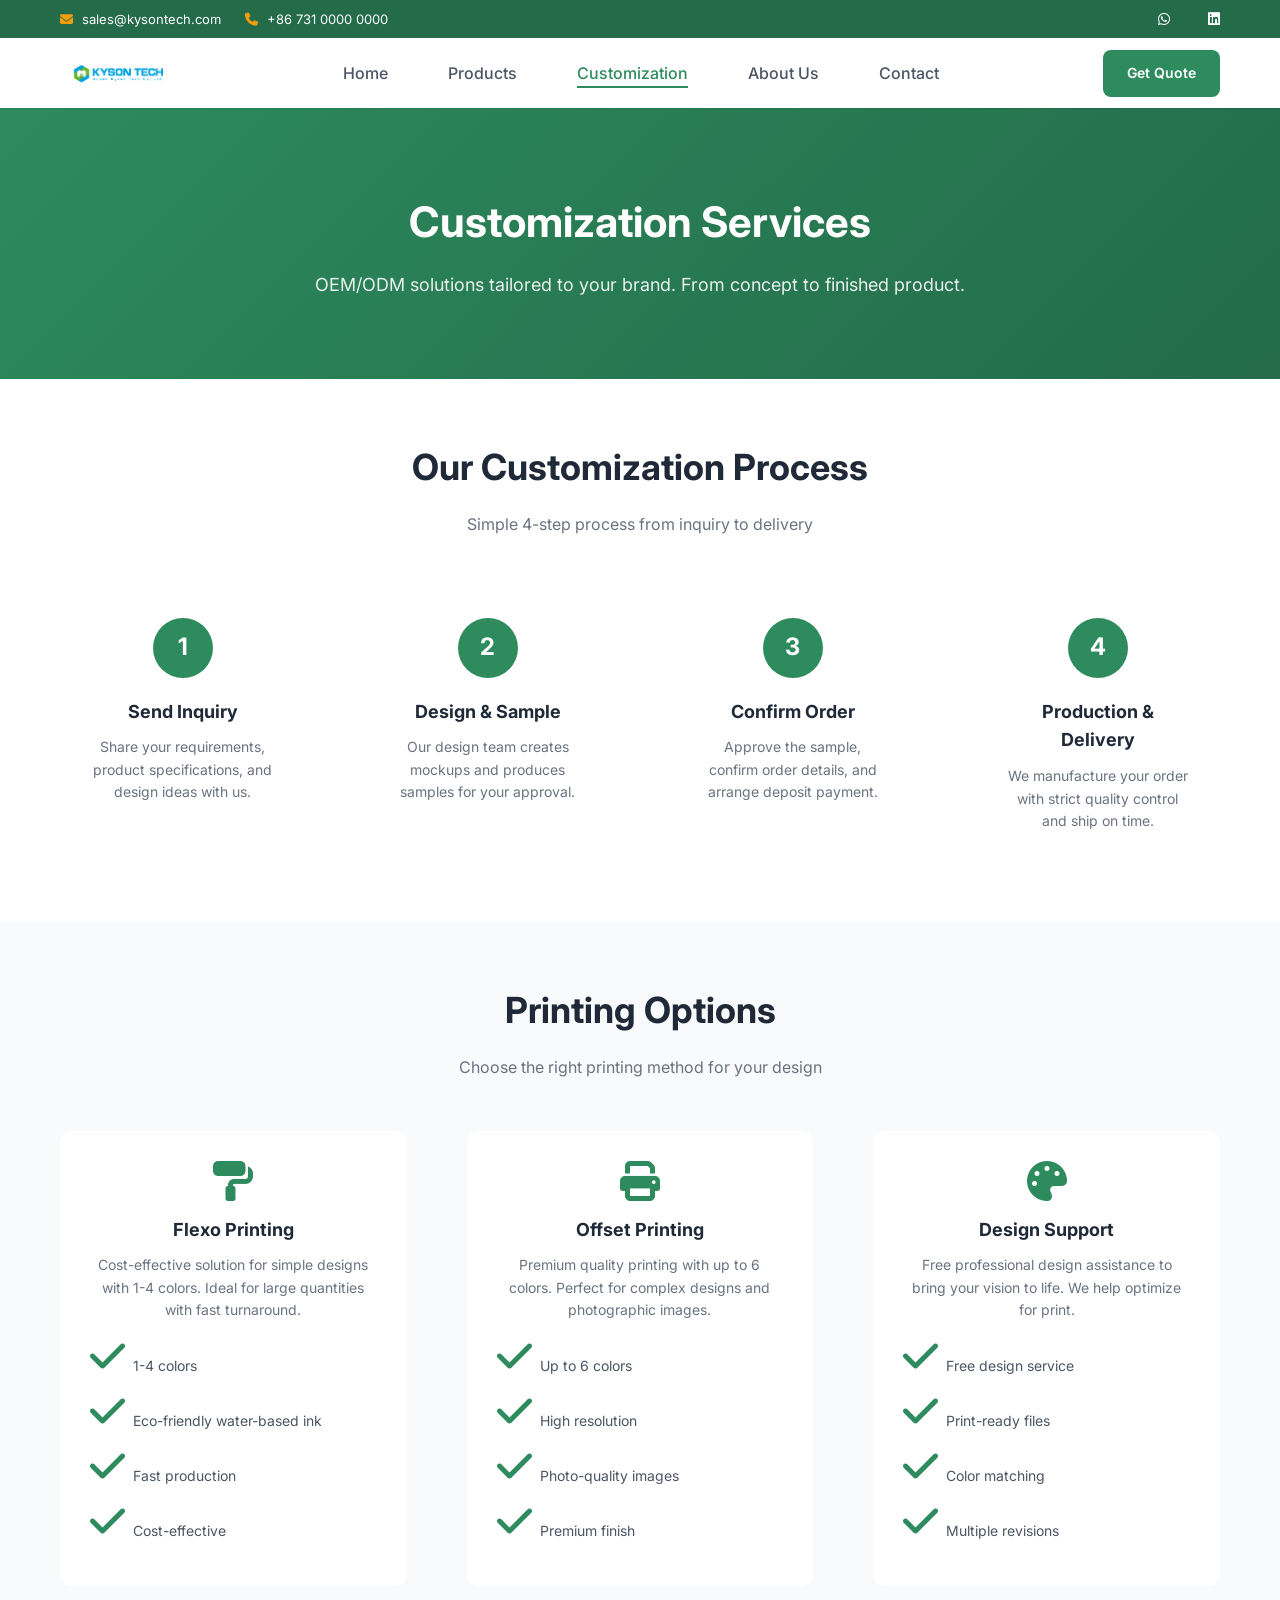
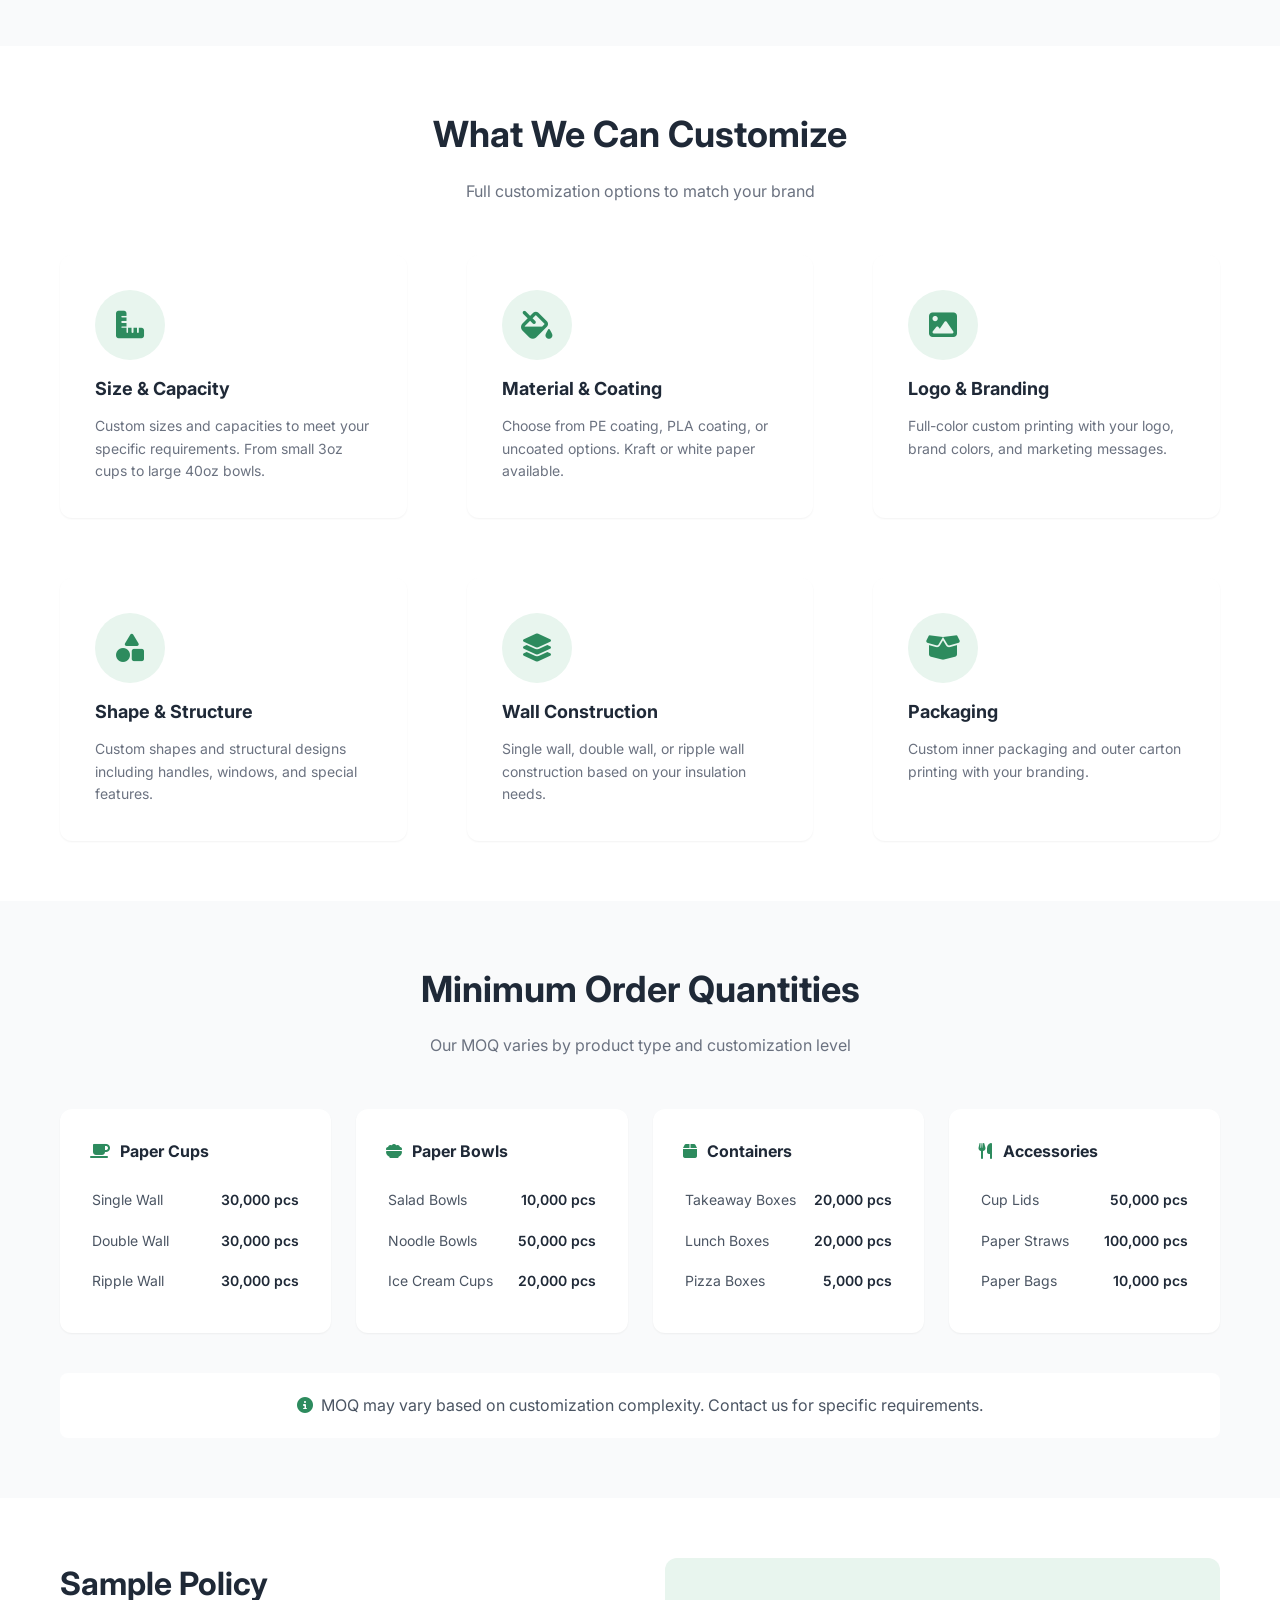
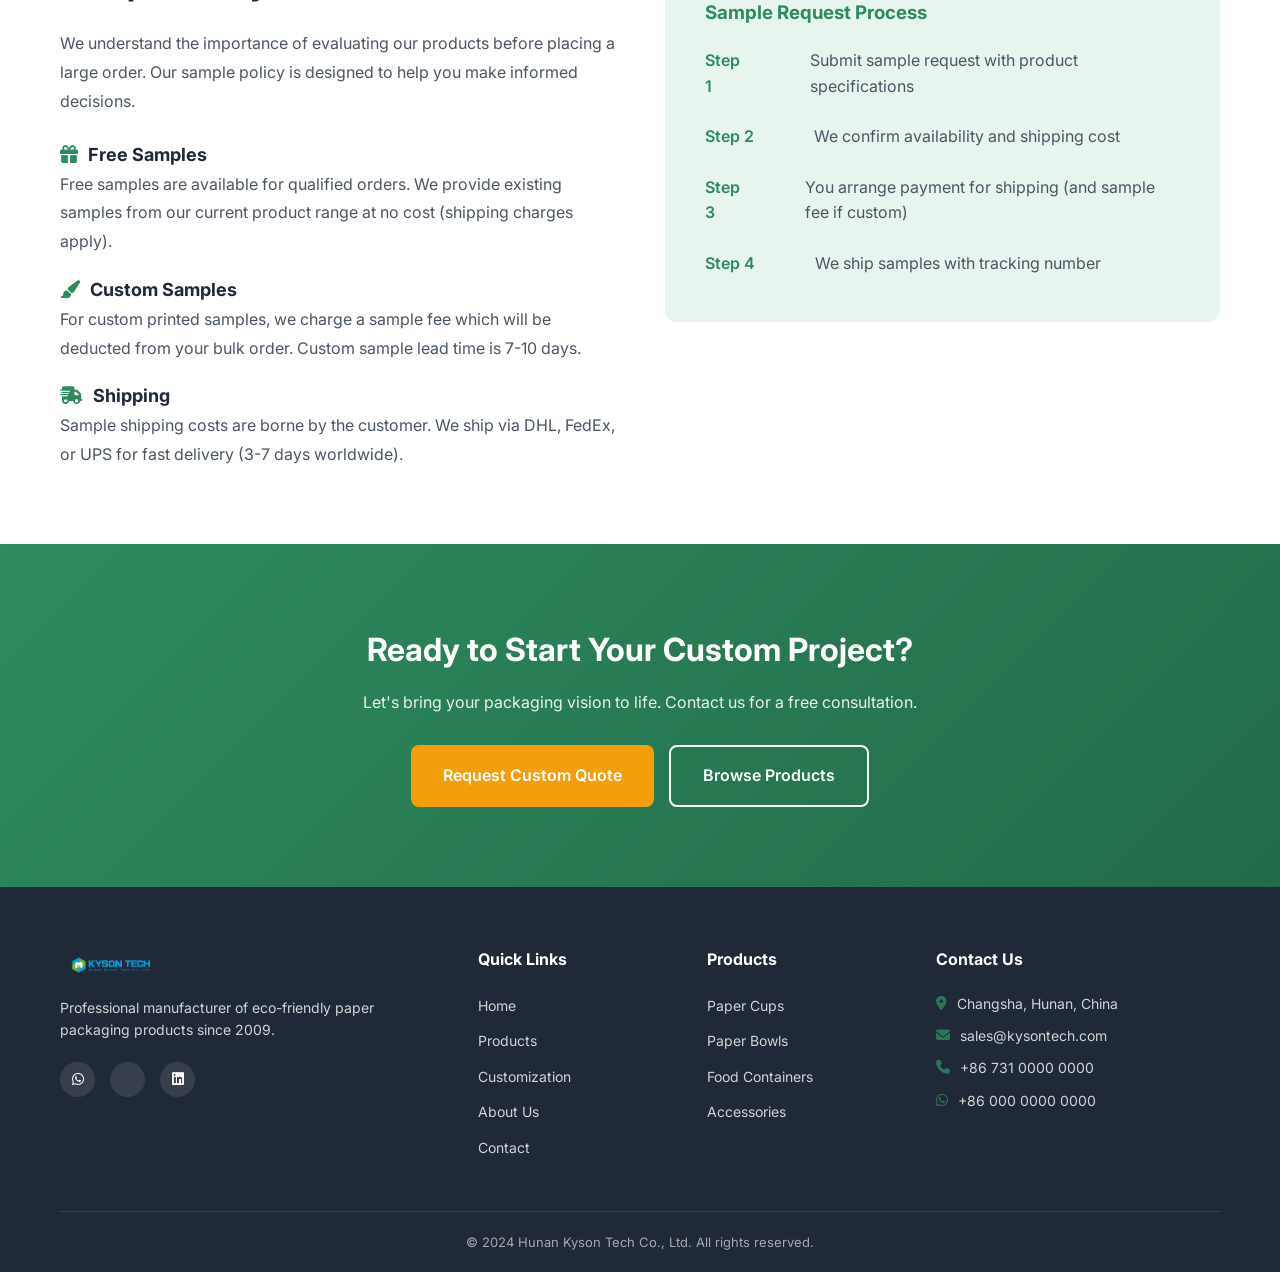
<file: customization.html>
<!DOCTYPE html>
<html lang="en">
<head>
    <meta charset="UTF-8">
    <meta name="viewport" content="width=device-width, initial-scale=1.0">
    <title>Customization - Hunan Kyson Tech | OEM/ODM Services</title>
    <meta name="description" content="Custom paper packaging solutions. OEM/ODM services with flexo and offset printing. Free design support. MOQ from 10,000 pcs.">
    <link rel="stylesheet" href="css/style.css">
    <link href="https://fonts.googleapis.com/css2?family=Inter:wght@300;400;500;600;700&display=swap" rel="stylesheet">
    <link rel="stylesheet" href="https://cdnjs.cloudflare.com/ajax/libs/font-awesome/6.4.0/css/all.min.css">
</head>
<body>
    <!-- Top Bar -->
    <div class="top-bar">
        <div class="container">
            <div class="top-bar-content">
                <div class="contact-info">
                    <span><i class="fas fa-envelope"></i> sales@kysontech.com</span>
                    <span><i class="fas fa-phone"></i> +86 731 0000 0000</span>
                </div>
                <div class="social-links">
                    <a href="#"><i class="fab fa-whatsapp"></i></a>
                    <a href="#"><i class="fab fa-wechat"></i></a>
                    <a href="#"><i class="fab fa-linkedin"></i></a>
                </div>
            </div>
        </div>
    </div>

    <!-- Navigation -->
    <nav class="navbar">
        <div class="container">
            <div class="nav-wrapper">
                <a href="index.html" class="logo">
                    <img src="logo.png" alt="KysonTech" style="height: 40px; width: auto;">
                </a>
                <button class="mobile-menu-btn" id="mobileMenuBtn">
                    <i class="fas fa-bars"></i>
                </button>
                <ul class="nav-menu" id="navMenu">
                    <li><a href="index.html">Home</a></li>
                    <li><a href="products.html">Products</a></li>
                    <li><a href="customization.html" class="active">Customization</a></li>
                    <li><a href="about.html">About Us</a></li>
                    <li><a href="contact.html">Contact</a></li>
                </ul>
                <a href="contact.html" class="btn btn-primary">Get Quote</a>
            </div>
        </div>
    </nav>

    <!-- Page Header -->
    <section class="page-header">
        <div class="container">
            <h1>Customization Services</h1>
            <p>OEM/ODM solutions tailored to your brand. From concept to finished product.</p>
        </div>
    </section>

    <!-- Process Section -->
    <section class="process-section">
        <div class="container">
            <div class="section-header">
                <h2 class="section-title">Our Customization Process</h2>
                <p class="section-subtitle">Simple 4-step process from inquiry to delivery</p>
            </div>
            <div class="process-grid">
                <div class="process-card">
                    <div class="process-number">1</div>
                    <h3>Send Inquiry</h3>
                    <p>Share your requirements, product specifications, and design ideas with us.</p>
                </div>
                <div class="process-card">
                    <div class="process-number">2</div>
                    <h3>Design & Sample</h3>
                    <p>Our design team creates mockups and produces samples for your approval.</p>
                </div>
                <div class="process-card">
                    <div class="process-number">3</div>
                    <h3>Confirm Order</h3>
                    <p>Approve the sample, confirm order details, and arrange deposit payment.</p>
                </div>
                <div class="process-card">
                    <div class="process-number">4</div>
                    <h3>Production & Delivery</h3>
                    <p>We manufacture your order with strict quality control and ship on time.</p>
                </div>
            </div>
        </div>
    </section>

    <!-- Printing Options -->
    <section class="printing-options">
        <div class="container">
            <div class="section-header">
                <h2 class="section-title">Printing Options</h2>
                <p class="section-subtitle">Choose the right printing method for your design</p>
            </div>
            <div class="options-grid">
                <div class="option-card">
                    <i class="fas fa-paint-roller"></i>
                    <h3>Flexo Printing</h3>
                    <p>Cost-effective solution for simple designs with 1-4 colors. Ideal for large quantities with fast turnaround.</p>
                    <ul style="text-align: left; margin-top: 15px; font-size: 14px; color: var(--text-medium);">
                        <li><i class="fas fa-check" style="color: var(--primary-color); margin-right: 8px;"></i>1-4 colors</li>
                        <li><i class="fas fa-check" style="color: var(--primary-color); margin-right: 8px;"></i>Eco-friendly water-based ink</li>
                        <li><i class="fas fa-check" style="color: var(--primary-color); margin-right: 8px;"></i>Fast production</li>
                        <li><i class="fas fa-check" style="color: var(--primary-color); margin-right: 8px;"></i>Cost-effective</li>
                    </ul>
                </div>
                <div class="option-card">
                    <i class="fas fa-print"></i>
                    <h3>Offset Printing</h3>
                    <p>Premium quality printing with up to 6 colors. Perfect for complex designs and photographic images.</p>
                    <ul style="text-align: left; margin-top: 15px; font-size: 14px; color: var(--text-medium);">
                        <li><i class="fas fa-check" style="color: var(--primary-color); margin-right: 8px;"></i>Up to 6 colors</li>
                        <li><i class="fas fa-check" style="color: var(--primary-color); margin-right: 8px;"></i>High resolution</li>
                        <li><i class="fas fa-check" style="color: var(--primary-color); margin-right: 8px;"></i>Photo-quality images</li>
                        <li><i class="fas fa-check" style="color: var(--primary-color); margin-right: 8px;"></i>Premium finish</li>
                    </ul>
                </div>
                <div class="option-card">
                    <i class="fas fa-palette"></i>
                    <h3>Design Support</h3>
                    <p>Free professional design assistance to bring your vision to life. We help optimize for print.</p>
                    <ul style="text-align: left; margin-top: 15px; font-size: 14px; color: var(--text-medium);">
                        <li><i class="fas fa-check" style="color: var(--primary-color); margin-right: 8px;"></i>Free design service</li>
                        <li><i class="fas fa-check" style="color: var(--primary-color); margin-right: 8px;"></i>Print-ready files</li>
                        <li><i class="fas fa-check" style="color: var(--primary-color); margin-right: 8px;"></i>Color matching</li>
                        <li><i class="fas fa-check" style="color: var(--primary-color); margin-right: 8px;"></i>Multiple revisions</li>
                    </ul>
                </div>
            </div>
        </div>
    </section>

    <!-- Customization Capabilities -->
    <section class="product-section">
        <div class="container">
            <div class="section-header">
                <h2 class="section-title">What We Can Customize</h2>
                <p class="section-subtitle">Full customization options to match your brand</p>
            </div>
            <div class="features-grid">
                <div class="feature-card" style="text-align: left;">
                    <div class="feature-icon" style="margin: 0 0 15px 0;"><i class="fas fa-ruler-combined"></i></div>
                    <h3>Size & Capacity</h3>
                    <p>Custom sizes and capacities to meet your specific requirements. From small 3oz cups to large 40oz bowls.</p>
                </div>
                <div class="feature-card" style="text-align: left;">
                    <div class="feature-icon" style="margin: 0 0 15px 0;"><i class="fas fa-fill-drip"></i></div>
                    <h3>Material & Coating</h3>
                    <p>Choose from PE coating, PLA coating, or uncoated options. Kraft or white paper available.</p>
                </div>
                <div class="feature-card" style="text-align: left;">
                    <div class="feature-icon" style="margin: 0 0 15px 0;"><i class="fas fa-image"></i></div>
                    <h3>Logo & Branding</h3>
                    <p>Full-color custom printing with your logo, brand colors, and marketing messages.</p>
                </div>
                <div class="feature-card" style="text-align: left;">
                    <div class="feature-icon" style="margin: 0 0 15px 0;"><i class="fas fa-shapes"></i></div>
                    <h3>Shape & Structure</h3>
                    <p>Custom shapes and structural designs including handles, windows, and special features.</p>
                </div>
                <div class="feature-card" style="text-align: left;">
                    <div class="feature-icon" style="margin: 0 0 15px 0;"><i class="fas fa-layer-group"></i></div>
                    <h3>Wall Construction</h3>
                    <p>Single wall, double wall, or ripple wall construction based on your insulation needs.</p>
                </div>
                <div class="feature-card" style="text-align: left;">
                    <div class="feature-icon" style="margin: 0 0 15px 0;"><i class="fas fa-box-open"></i></div>
                    <h3>Packaging</h3>
                    <p>Custom inner packaging and outer carton printing with your branding.</p>
                </div>
            </div>
        </div>
    </section>

    <!-- MOQ Information -->
    <section class="product-section bg-light">
        <div class="container">
            <div class="section-header">
                <h2 class="section-title">Minimum Order Quantities</h2>
                <p class="section-subtitle">Our MOQ varies by product type and customization level</p>
            </div>
            <div class="product-grid">
                <div class="product-card">
                    <div class="product-info" style="padding: 30px;">
                        <h3 style="margin-bottom: 15px;"><i class="fas fa-coffee" style="color: var(--primary-color); margin-right: 10px;"></i>Paper Cups</h3>
                        <table style="width: 100%; font-size: 14px;">
                            <tr>
                                <td style="padding: 8px 0; color: var(--text-medium);">Single Wall</td>
                                <td style="padding: 8px 0; text-align: right; font-weight: 600;">30,000 pcs</td>
                            </tr>
                            <tr>
                                <td style="padding: 8px 0; color: var(--text-medium);">Double Wall</td>
                                <td style="padding: 8px 0; text-align: right; font-weight: 600;">30,000 pcs</td>
                            </tr>
                            <tr>
                                <td style="padding: 8px 0; color: var(--text-medium);">Ripple Wall</td>
                                <td style="padding: 8px 0; text-align: right; font-weight: 600;">30,000 pcs</td>
                            </tr>
                        </table>
                    </div>
                </div>
                <div class="product-card">
                    <div class="product-info" style="padding: 30px;">
                        <h3 style="margin-bottom: 15px;"><i class="fas fa-bowl-food" style="color: var(--primary-color); margin-right: 10px;"></i>Paper Bowls</h3>
                        <table style="width: 100%; font-size: 14px;">
                            <tr>
                                <td style="padding: 8px 0; color: var(--text-medium);">Salad Bowls</td>
                                <td style="padding: 8px 0; text-align: right; font-weight: 600;">10,000 pcs</td>
                            </tr>
                            <tr>
                                <td style="padding: 8px 0; color: var(--text-medium);">Noodle Bowls</td>
                                <td style="padding: 8px 0; text-align: right; font-weight: 600;">50,000 pcs</td>
                            </tr>
                            <tr>
                                <td style="padding: 8px 0; color: var(--text-medium);">Ice Cream Cups</td>
                                <td style="padding: 8px 0; text-align: right; font-weight: 600;">20,000 pcs</td>
                            </tr>
                        </table>
                    </div>
                </div>
                <div class="product-card">
                    <div class="product-info" style="padding: 30px;">
                        <h3 style="margin-bottom: 15px;"><i class="fas fa-box" style="color: var(--primary-color); margin-right: 10px;"></i>Containers</h3>
                        <table style="width: 100%; font-size: 14px;">
                            <tr>
                                <td style="padding: 8px 0; color: var(--text-medium);">Takeaway Boxes</td>
                                <td style="padding: 8px 0; text-align: right; font-weight: 600;">20,000 pcs</td>
                            </tr>
                            <tr>
                                <td style="padding: 8px 0; color: var(--text-medium);">Lunch Boxes</td>
                                <td style="padding: 8px 0; text-align: right; font-weight: 600;">20,000 pcs</td>
                            </tr>
                            <tr>
                                <td style="padding: 8px 0; color: var(--text-medium);">Pizza Boxes</td>
                                <td style="padding: 8px 0; text-align: right; font-weight: 600;">5,000 pcs</td>
                            </tr>
                        </table>
                    </div>
                </div>
                <div class="product-card">
                    <div class="product-info" style="padding: 30px;">
                        <h3 style="margin-bottom: 15px;"><i class="fas fa-utensils" style="color: var(--primary-color); margin-right: 10px;"></i>Accessories</h3>
                        <table style="width: 100%; font-size: 14px;">
                            <tr>
                                <td style="padding: 8px 0; color: var(--text-medium);">Cup Lids</td>
                                <td style="padding: 8px 0; text-align: right; font-weight: 600;">50,000 pcs</td>
                            </tr>
                            <tr>
                                <td style="padding: 8px 0; color: var(--text-medium);">Paper Straws</td>
                                <td style="padding: 8px 0; text-align: right; font-weight: 600;">100,000 pcs</td>
                            </tr>
                            <tr>
                                <td style="padding: 8px 0; color: var(--text-medium);">Paper Bags</td>
                                <td style="padding: 8px 0; text-align: right; font-weight: 600;">10,000 pcs</td>
                            </tr>
                        </table>
                    </div>
                </div>
            </div>
            <div style="text-align: center; margin-top: 30px; padding: 20px; background-color: white; border-radius: 8px;">
                <p style="color: var(--text-medium); margin: 0;"><i class="fas fa-info-circle" style="color: var(--primary-color); margin-right: 8px;"></i>MOQ may vary based on customization complexity. Contact us for specific requirements.</p>
            </div>
        </div>
    </section>

    <!-- Sample Policy -->
    <section class="product-section">
        <div class="container">
            <div class="about-grid" style="align-items: flex-start;">
                <div class="about-content">
                    <h2>Sample Policy</h2>
                    <p>We understand the importance of evaluating our products before placing a large order. Our sample policy is designed to help you make informed decisions.</p>
                    
                    <h3 style="margin-top: 25px; font-size: 18px;"><i class="fas fa-gift" style="color: var(--primary-color); margin-right: 10px;"></i>Free Samples</h3>
                    <p>Free samples are available for qualified orders. We provide existing samples from our current product range at no cost (shipping charges apply).</p>
                    
                    <h3 style="margin-top: 20px; font-size: 18px;"><i class="fas fa-paint-brush" style="color: var(--primary-color); margin-right: 10px;"></i>Custom Samples</h3>
                    <p>For custom printed samples, we charge a sample fee which will be deducted from your bulk order. Custom sample lead time is 7-10 days.</p>
                    
                    <h3 style="margin-top: 20px; font-size: 18px;"><i class="fas fa-shipping-fast" style="color: var(--primary-color); margin-right: 10px;"></i>Shipping</h3>
                    <p>Sample shipping costs are borne by the customer. We ship via DHL, FedEx, or UPS for fast delivery (3-7 days worldwide).</p>
                </div>
                <div style="background-color: var(--primary-light); padding: 40px; border-radius: 12px;">
                    <h3 style="color: var(--primary-color); margin-bottom: 20px;">Sample Request Process</h3>
                    <div class="timeline-content">
                        <div class="timeline-item" style="margin-bottom: 20px;">
                            <div style="font-weight: 600; color: var(--primary-color); margin-bottom: 5px;">Step 1</div>
                            <p style="margin: 0; color: var(--text-medium);">Submit sample request with product specifications</p>
                        </div>
                        <div class="timeline-item" style="margin-bottom: 20px;">
                            <div style="font-weight: 600; color: var(--primary-color); margin-bottom: 5px;">Step 2</div>
                            <p style="margin: 0; color: var(--text-medium);">We confirm availability and shipping cost</p>
                        </div>
                        <div class="timeline-item" style="margin-bottom: 20px;">
                            <div style="font-weight: 600; color: var(--primary-color); margin-bottom: 5px;">Step 3</div>
                            <p style="margin: 0; color: var(--text-medium);">You arrange payment for shipping (and sample fee if custom)</p>
                        </div>
                        <div class="timeline-item" style="margin-bottom: 0;">
                            <div style="font-weight: 600; color: var(--primary-color); margin-bottom: 5px;">Step 4</div>
                            <p style="margin: 0; color: var(--text-medium);">We ship samples with tracking number</p>
                        </div>
                    </div>
                </div>
            </div>
        </div>
    </section>

    <!-- CTA Section -->
    <section class="cta-section">
        <div class="container">
            <div class="cta-content">
                <h2>Ready to Start Your Custom Project?</h2>
                <p>Let's bring your packaging vision to life. Contact us for a free consultation.</p>
                <div class="cta-buttons">
                    <a href="contact.html" class="btn btn-primary btn-lg">Request Custom Quote</a>
                    <a href="products.html" class="btn btn-outline btn-lg">Browse Products</a>
                </div>
            </div>
        </div>
    </section>

    <!-- Footer -->
    <footer class="footer">
        <div class="container">
            <div class="footer-grid">
                <div class="footer-col">
                    <div class="footer-logo">
                        <img src="logo.png" alt="KysonTech" style="height: 35px; width: auto;">
                    </div>
                    <p>Professional manufacturer of eco-friendly paper packaging products since 2009.</p>
                    <div class="footer-social">
                        <a href="#"><i class="fab fa-whatsapp"></i></a>
                        <a href="#"><i class="fab fa-wechat"></i></a>
                        <a href="#"><i class="fab fa-linkedin"></i></a>
                    </div>
                </div>
                <div class="footer-col">
                    <h4>Quick Links</h4>
                    <ul>
                        <li><a href="index.html">Home</a></li>
                        <li><a href="products.html">Products</a></li>
                        <li><a href="customization.html">Customization</a></li>
                        <li><a href="about.html">About Us</a></li>
                        <li><a href="contact.html">Contact</a></li>
                    </ul>
                </div>
                <div class="footer-col">
                    <h4>Products</h4>
                    <ul>
                        <li><a href="products.html#cups">Paper Cups</a></li>
                        <li><a href="products.html#bowls">Paper Bowls</a></li>
                        <li><a href="products.html#containers">Food Containers</a></li>
                        <li><a href="products.html#accessories">Accessories</a></li>
                    </ul>
                </div>
                <div class="footer-col">
                    <h4>Contact Us</h4>
                    <ul class="contact-list">
                        <li><i class="fas fa-map-marker-alt"></i> Changsha, Hunan, China</li>
                        <li><i class="fas fa-envelope"></i> sales@kysontech.com</li>
                        <li><i class="fas fa-phone"></i> +86 731 0000 0000</li>
                        <li><i class="fab fa-whatsapp"></i> +86 000 0000 0000</li>
                    </ul>
                </div>
            </div>
            <div class="footer-bottom">
                <p>&copy; 2024 Hunan Kyson Tech Co., Ltd. All rights reserved.</p>
            </div>
        </div>
    </footer>

    <script src="js/main.js"></script>
</body>
</html>
</file>
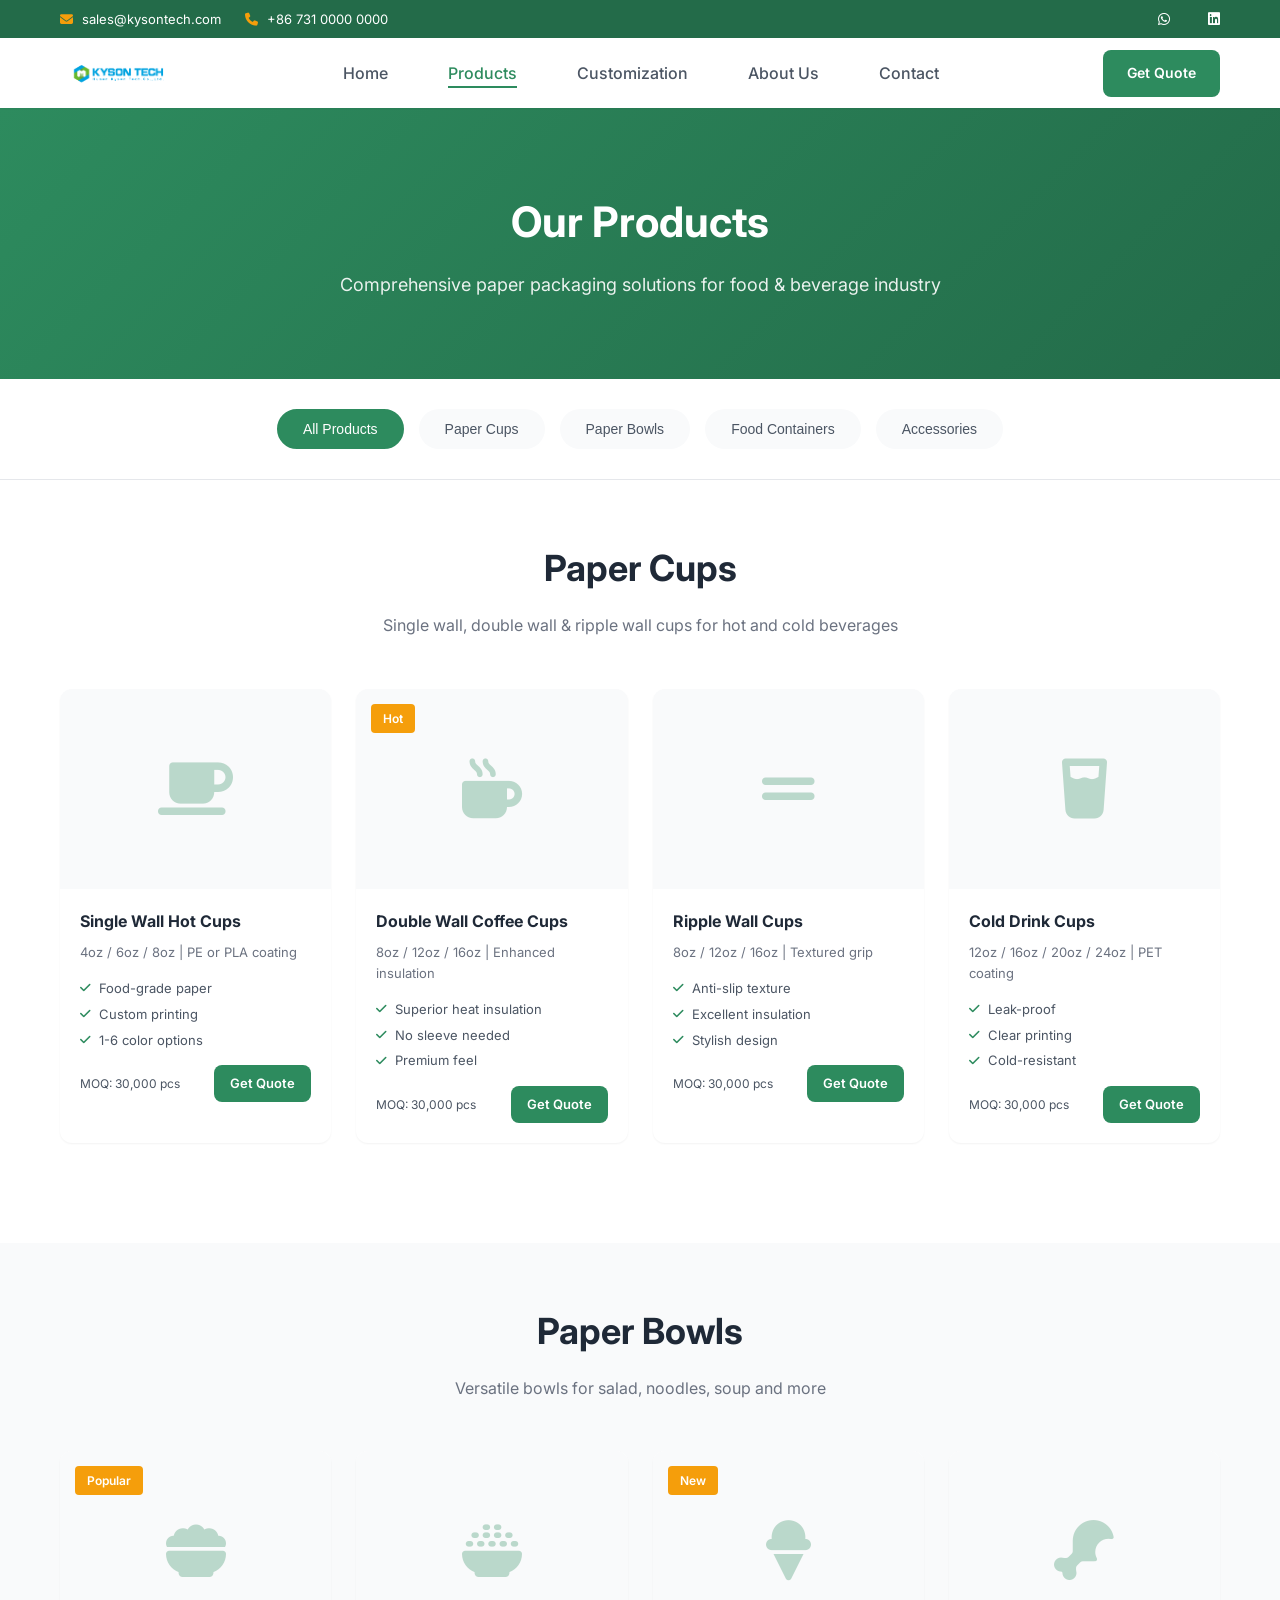
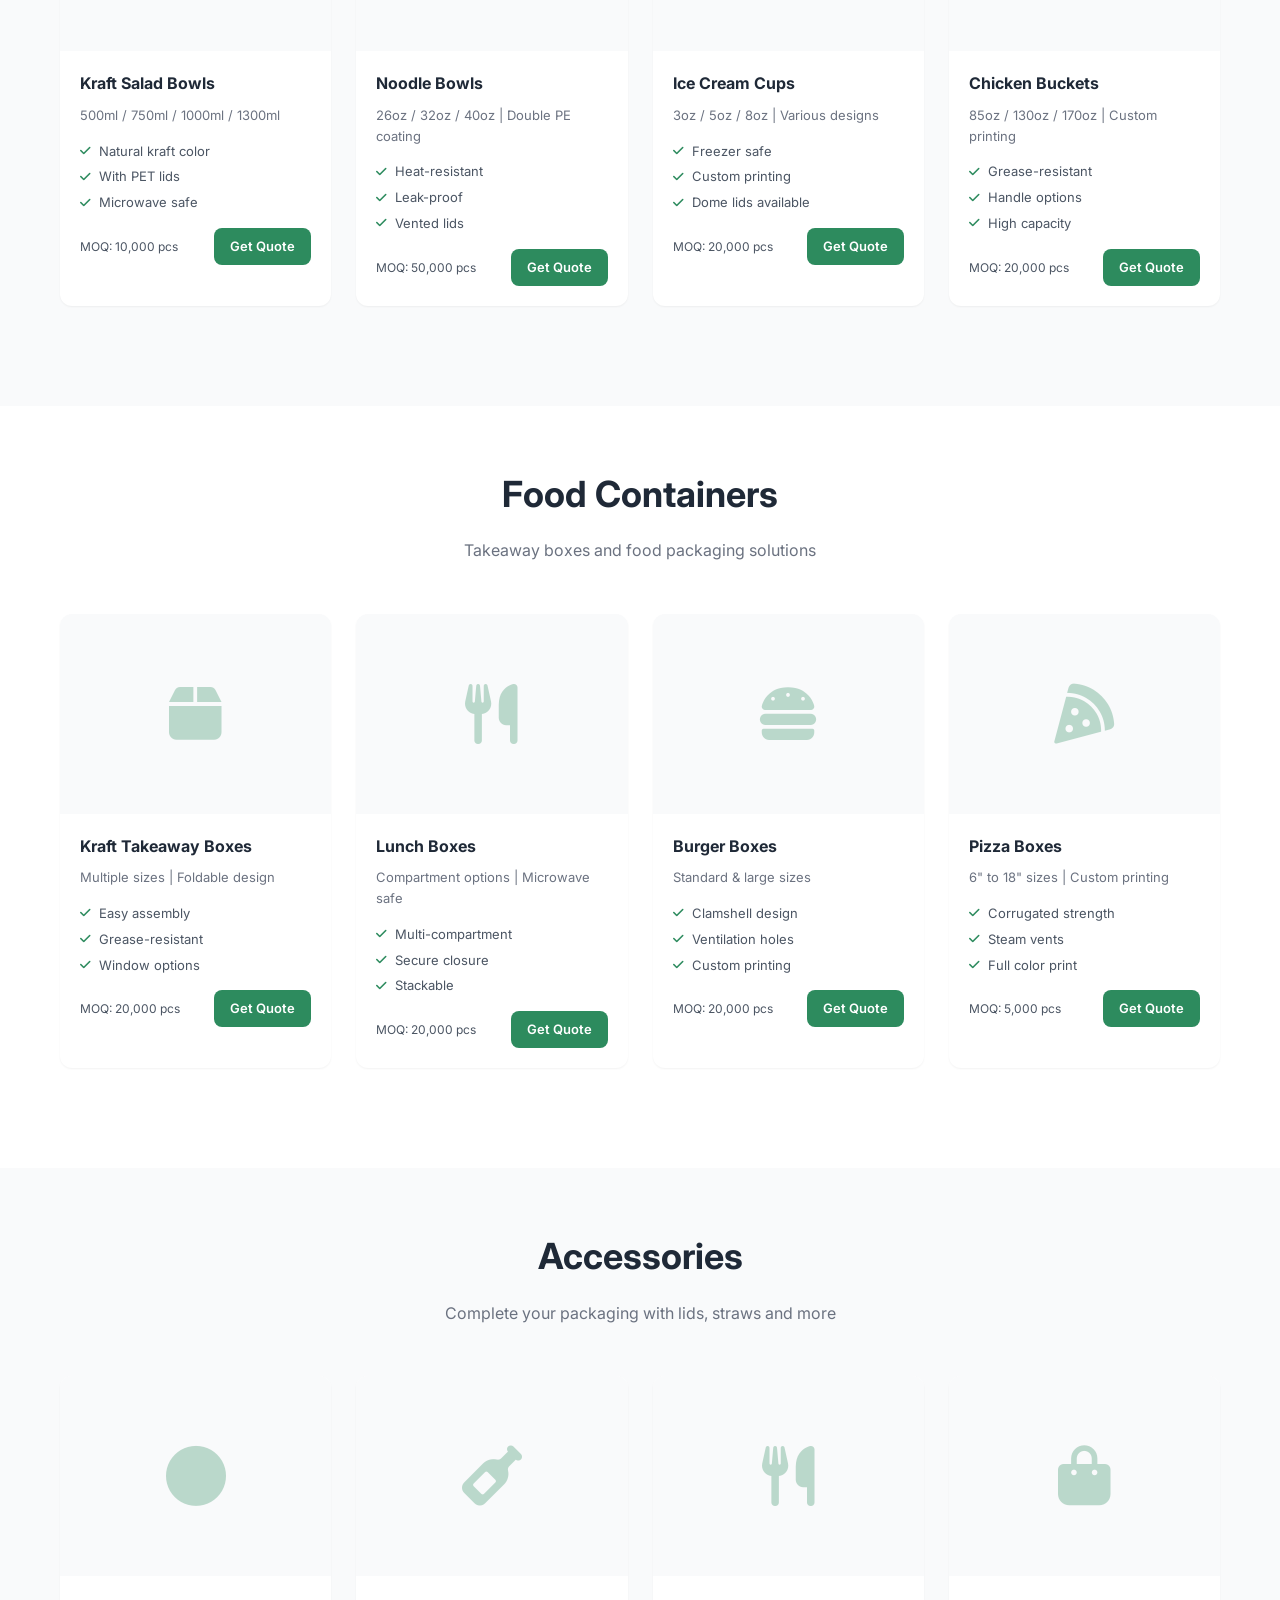
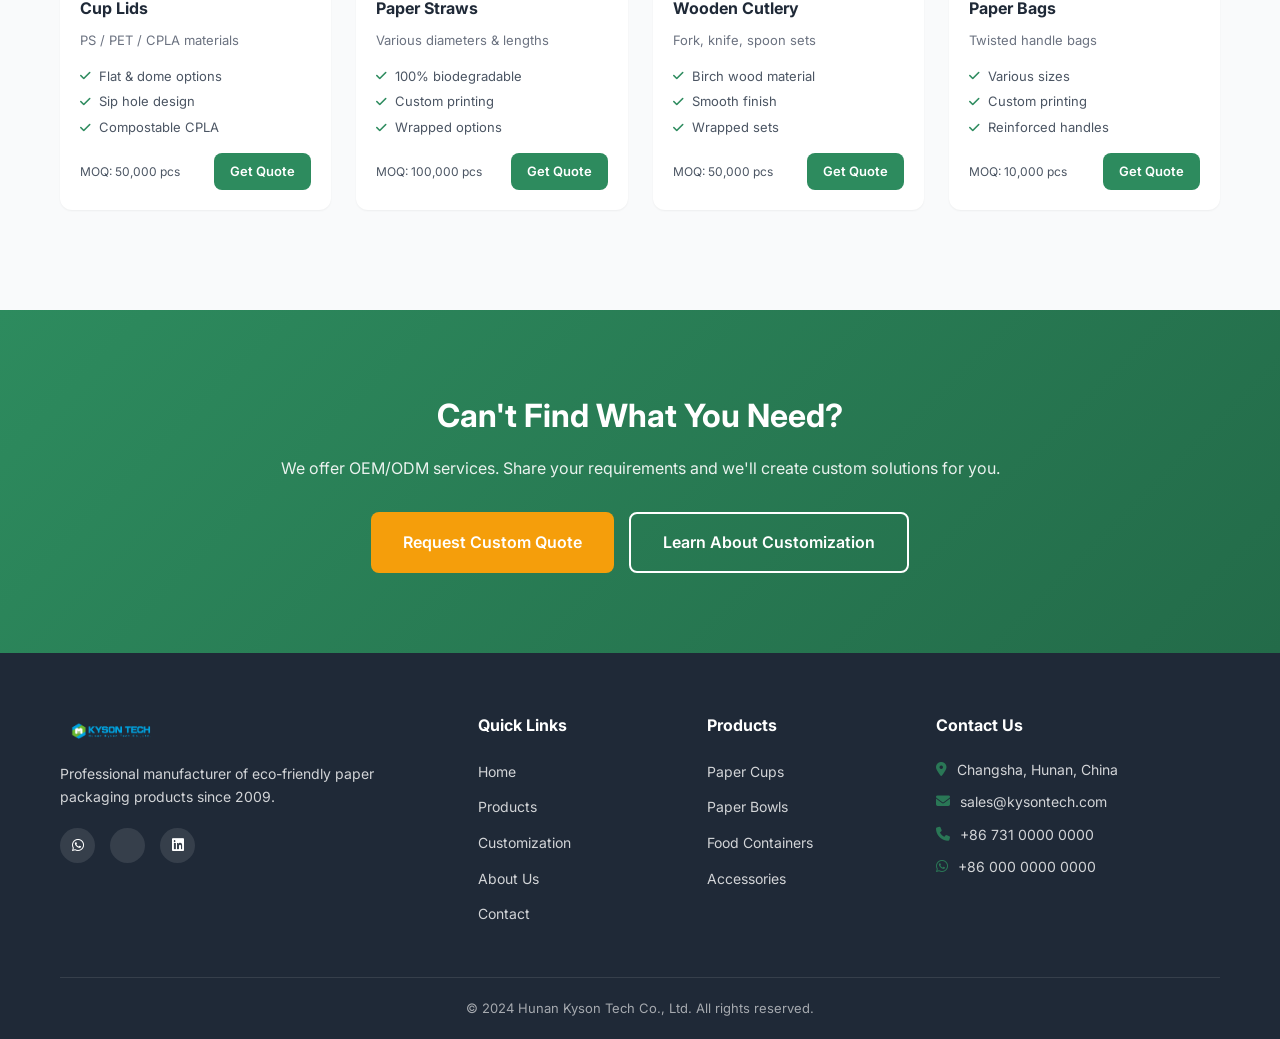
<file: products.html>
<!DOCTYPE html>
<html lang="en">
<head>
    <meta charset="UTF-8">
    <meta name="viewport" content="width=device-width, initial-scale=1.0">
    <title>Products - Hunan Kyson Tech | Paper Cup Manufacturer</title>
    <meta name="description" content="Wide range of paper cups, bowls, food containers and packaging accessories. Custom printing available. BSCI, FSC certified manufacturer.">
    <link rel="stylesheet" href="css/style.css">
    <link href="https://fonts.googleapis.com/css2?family=Inter:wght@300;400;500;600;700&display=swap" rel="stylesheet">
    <link rel="stylesheet" href="https://cdnjs.cloudflare.com/ajax/libs/font-awesome/6.4.0/css/all.min.css">
</head>
<body>
    <!-- Top Bar -->
    <div class="top-bar">
        <div class="container">
            <div class="top-bar-content">
                <div class="contact-info">
                    <span><i class="fas fa-envelope"></i> sales@kysontech.com</span>
                    <span><i class="fas fa-phone"></i> +86 731 0000 0000</span>
                </div>
                <div class="social-links">
                    <a href="#"><i class="fab fa-whatsapp"></i></a>
                    <a href="#"><i class="fab fa-wechat"></i></a>
                    <a href="#"><i class="fab fa-linkedin"></i></a>
                </div>
            </div>
        </div>
    </div>

    <!-- Navigation -->
    <nav class="navbar">
        <div class="container">
            <div class="nav-wrapper">
                <a href="index.html" class="logo">
                    <img src="logo.png" alt="KysonTech" style="height: 40px; width: auto;">
                </a>
                <button class="mobile-menu-btn" id="mobileMenuBtn">
                    <i class="fas fa-bars"></i>
                </button>
                <ul class="nav-menu" id="navMenu">
                    <li><a href="index.html">Home</a></li>
                    <li><a href="products.html" class="active">Products</a></li>
                    <li><a href="customization.html">Customization</a></li>
                    <li><a href="about.html">About Us</a></li>
                    <li><a href="contact.html">Contact</a></li>
                </ul>
                <a href="contact.html" class="btn btn-primary">Get Quote</a>
            </div>
        </div>
    </nav>

    <!-- Page Header -->
    <section class="page-header">
        <div class="container">
            <h1>Our Products</h1>
            <p>Comprehensive paper packaging solutions for food & beverage industry</p>
        </div>
    </section>

    <!-- Product Categories Filter -->
    <section class="product-filter">
        <div class="container">
            <div class="filter-buttons">
                <button class="filter-btn active" data-filter="all">All Products</button>
                <button class="filter-btn" data-filter="cups">Paper Cups</button>
                <button class="filter-btn" data-filter="bowls">Paper Bowls</button>
                <button class="filter-btn" data-filter="containers">Food Containers</button>
                <button class="filter-btn" data-filter="accessories">Accessories</button>
            </div>
        </div>
    </section>

    <!-- Paper Cups Section -->
    <section class="product-section" id="cups">
        <div class="container">
            <div class="section-header">
                <h2 class="section-title">Paper Cups</h2>
                <p class="section-subtitle">Single wall, double wall & ripple wall cups for hot and cold beverages</p>
            </div>
            <div class="product-grid">
                <div class="product-card" data-category="cups">
                    <div class="product-image">
                        <div class="product-placeholder"><i class="fas fa-coffee"></i></div>
                    </div>
                    <div class="product-info">
                        <h3>Single Wall Hot Cups</h3>
                        <p>4oz / 6oz / 8oz | PE or PLA coating</p>
                        <ul class="product-specs">
                            <li><i class="fas fa-check"></i> Food-grade paper</li>
                            <li><i class="fas fa-check"></i> Custom printing</li>
                            <li><i class="fas fa-check"></i> 1-6 color options</li>
                        </ul>
                        <div class="product-footer">
                            <span class="product-moq">MOQ: 30,000 pcs</span>
                            <a href="contact.html" class="btn btn-sm btn-primary">Get Quote</a>
                        </div>
                    </div>
                </div>
                <div class="product-card" data-category="cups">
                    <div class="product-image">
                        <div class="product-placeholder"><i class="fas fa-mug-hot"></i></div>
                        <span class="product-badge">Hot</span>
                    </div>
                    <div class="product-info">
                        <h3>Double Wall Coffee Cups</h3>
                        <p>8oz / 12oz / 16oz | Enhanced insulation</p>
                        <ul class="product-specs">
                            <li><i class="fas fa-check"></i> Superior heat insulation</li>
                            <li><i class="fas fa-check"></i> No sleeve needed</li>
                            <li><i class="fas fa-check"></i> Premium feel</li>
                        </ul>
                        <div class="product-footer">
                            <span class="product-moq">MOQ: 30,000 pcs</span>
                            <a href="contact.html" class="btn btn-sm btn-primary">Get Quote</a>
                        </div>
                    </div>
                </div>
                <div class="product-card" data-category="cups">
                    <div class="product-image">
                        <div class="product-placeholder"><i class="fas fa-grip-lines"></i></div>
                    </div>
                    <div class="product-info">
                        <h3>Ripple Wall Cups</h3>
                        <p>8oz / 12oz / 16oz | Textured grip</p>
                        <ul class="product-specs">
                            <li><i class="fas fa-check"></i> Anti-slip texture</li>
                            <li><i class="fas fa-check"></i> Excellent insulation</li>
                            <li><i class="fas fa-check"></i> Stylish design</li>
                        </ul>
                        <div class="product-footer">
                            <span class="product-moq">MOQ: 30,000 pcs</span>
                            <a href="contact.html" class="btn btn-sm btn-primary">Get Quote</a>
                        </div>
                    </div>
                </div>
                <div class="product-card" data-category="cups">
                    <div class="product-image">
                        <div class="product-placeholder"><i class="fas fa-glass-water"></i></div>
                    </div>
                    <div class="product-info">
                        <h3>Cold Drink Cups</h3>
                        <p>12oz / 16oz / 20oz / 24oz | PET coating</p>
                        <ul class="product-specs">
                            <li><i class="fas fa-check"></i> Leak-proof</li>
                            <li><i class="fas fa-check"></i> Clear printing</li>
                            <li><i class="fas fa-check"></i> Cold-resistant</li>
                        </ul>
                        <div class="product-footer">
                            <span class="product-moq">MOQ: 30,000 pcs</span>
                            <a href="contact.html" class="btn btn-sm btn-primary">Get Quote</a>
                        </div>
                    </div>
                </div>
            </div>
        </div>
    </section>

    <!-- Paper Bowls Section -->
    <section class="product-section bg-light" id="bowls">
        <div class="container">
            <div class="section-header">
                <h2 class="section-title">Paper Bowls</h2>
                <p class="section-subtitle">Versatile bowls for salad, noodles, soup and more</p>
            </div>
            <div class="product-grid">
                <div class="product-card" data-category="bowls">
                    <div class="product-image">
                        <div class="product-placeholder"><i class="fas fa-bowl-food"></i></div>
                        <span class="product-badge">Popular</span>
                    </div>
                    <div class="product-info">
                        <h3>Kraft Salad Bowls</h3>
                        <p>500ml / 750ml / 1000ml / 1300ml</p>
                        <ul class="product-specs">
                            <li><i class="fas fa-check"></i> Natural kraft color</li>
                            <li><i class="fas fa-check"></i> With PET lids</li>
                            <li><i class="fas fa-check"></i> Microwave safe</li>
                        </ul>
                        <div class="product-footer">
                            <span class="product-moq">MOQ: 10,000 pcs</span>
                            <a href="contact.html" class="btn btn-sm btn-primary">Get Quote</a>
                        </div>
                    </div>
                </div>
                <div class="product-card" data-category="bowls">
                    <div class="product-image">
                        <div class="product-placeholder"><i class="fas fa-bowl-rice"></i></div>
                    </div>
                    <div class="product-info">
                        <h3>Noodle Bowls</h3>
                        <p>26oz / 32oz / 40oz | Double PE coating</p>
                        <ul class="product-specs">
                            <li><i class="fas fa-check"></i> Heat-resistant</li>
                            <li><i class="fas fa-check"></i> Leak-proof</li>
                            <li><i class="fas fa-check"></i> Vented lids</li>
                        </ul>
                        <div class="product-footer">
                            <span class="product-moq">MOQ: 50,000 pcs</span>
                            <a href="contact.html" class="btn btn-sm btn-primary">Get Quote</a>
                        </div>
                    </div>
                </div>
                <div class="product-card" data-category="bowls">
                    <div class="product-image">
                        <div class="product-placeholder"><i class="fas fa-ice-cream"></i></div>
                        <span class="product-badge">New</span>
                    </div>
                    <div class="product-info">
                        <h3>Ice Cream Cups</h3>
                        <p>3oz / 5oz / 8oz | Various designs</p>
                        <ul class="product-specs">
                            <li><i class="fas fa-check"></i> Freezer safe</li>
                            <li><i class="fas fa-check"></i> Custom printing</li>
                            <li><i class="fas fa-check"></i> Dome lids available</li>
                        </ul>
                        <div class="product-footer">
                            <span class="product-moq">MOQ: 20,000 pcs</span>
                            <a href="contact.html" class="btn btn-sm btn-primary">Get Quote</a>
                        </div>
                    </div>
                </div>
                <div class="product-card" data-category="bowls">
                    <div class="product-image">
                        <div class="product-placeholder"><i class="fas fa-drumstick-bite"></i></div>
                    </div>
                    <div class="product-info">
                        <h3>Chicken Buckets</h3>
                        <p>85oz / 130oz / 170oz | Custom printing</p>
                        <ul class="product-specs">
                            <li><i class="fas fa-check"></i> Grease-resistant</li>
                            <li><i class="fas fa-check"></i> Handle options</li>
                            <li><i class="fas fa-check"></i> High capacity</li>
                        </ul>
                        <div class="product-footer">
                            <span class="product-moq">MOQ: 20,000 pcs</span>
                            <a href="contact.html" class="btn btn-sm btn-primary">Get Quote</a>
                        </div>
                    </div>
                </div>
            </div>
        </div>
    </section>

    <!-- Food Containers Section -->
    <section class="product-section" id="containers">
        <div class="container">
            <div class="section-header">
                <h2 class="section-title">Food Containers</h2>
                <p class="section-subtitle">Takeaway boxes and food packaging solutions</p>
            </div>
            <div class="product-grid">
                <div class="product-card" data-category="containers">
                    <div class="product-image">
                        <div class="product-placeholder"><i class="fas fa-box"></i></div>
                    </div>
                    <div class="product-info">
                        <h3>Kraft Takeaway Boxes</h3>
                        <p>Multiple sizes | Foldable design</p>
                        <ul class="product-specs">
                            <li><i class="fas fa-check"></i> Easy assembly</li>
                            <li><i class="fas fa-check"></i> Grease-resistant</li>
                            <li><i class="fas fa-check"></i> Window options</li>
                        </ul>
                        <div class="product-footer">
                            <span class="product-moq">MOQ: 20,000 pcs</span>
                            <a href="contact.html" class="btn btn-sm btn-primary">Get Quote</a>
                        </div>
                    </div>
                </div>
                <div class="product-card" data-category="containers">
                    <div class="product-image">
                        <div class="product-placeholder"><i class="fas fa-utensils"></i></div>
                    </div>
                    <div class="product-info">
                        <h3>Lunch Boxes</h3>
                        <p>Compartment options | Microwave safe</p>
                        <ul class="product-specs">
                            <li><i class="fas fa-check"></i> Multi-compartment</li>
                            <li><i class="fas fa-check"></i> Secure closure</li>
                            <li><i class="fas fa-check"></i> Stackable</li>
                        </ul>
                        <div class="product-footer">
                            <span class="product-moq">MOQ: 20,000 pcs</span>
                            <a href="contact.html" class="btn btn-sm btn-primary">Get Quote</a>
                        </div>
                    </div>
                </div>
                <div class="product-card" data-category="containers">
                    <div class="product-image">
                        <div class="product-placeholder"><i class="fas fa-burger"></i></div>
                    </div>
                    <div class="product-info">
                        <h3>Burger Boxes</h3>
                        <p>Standard & large sizes</p>
                        <ul class="product-specs">
                            <li><i class="fas fa-check"></i> Clamshell design</li>
                            <li><i class="fas fa-check"></i> Ventilation holes</li>
                            <li><i class="fas fa-check"></i> Custom printing</li>
                        </ul>
                        <div class="product-footer">
                            <span class="product-moq">MOQ: 20,000 pcs</span>
                            <a href="contact.html" class="btn btn-sm btn-primary">Get Quote</a>
                        </div>
                    </div>
                </div>
                <div class="product-card" data-category="containers">
                    <div class="product-image">
                        <div class="product-placeholder"><i class="fas fa-pizza-slice"></i></div>
                    </div>
                    <div class="product-info">
                        <h3>Pizza Boxes</h3>
                        <p>6" to 18" sizes | Custom printing</p>
                        <ul class="product-specs">
                            <li><i class="fas fa-check"></i> Corrugated strength</li>
                            <li><i class="fas fa-check"></i> Steam vents</li>
                            <li><i class="fas fa-check"></i> Full color print</li>
                        </ul>
                        <div class="product-footer">
                            <span class="product-moq">MOQ: 5,000 pcs</span>
                            <a href="contact.html" class="btn btn-sm btn-primary">Get Quote</a>
                        </div>
                    </div>
                </div>
            </div>
        </div>
    </section>

    <!-- Accessories Section -->
    <section class="product-section bg-light" id="accessories">
        <div class="container">
            <div class="section-header">
                <h2 class="section-title">Accessories</h2>
                <p class="section-subtitle">Complete your packaging with lids, straws and more</p>
            </div>
            <div class="product-grid">
                <div class="product-card" data-category="accessories">
                    <div class="product-image">
                        <div class="product-placeholder"><i class="fas fa-circle"></i></div>
                    </div>
                    <div class="product-info">
                        <h3>Cup Lids</h3>
                        <p>PS / PET / CPLA materials</p>
                        <ul class="product-specs">
                            <li><i class="fas fa-check"></i> Flat & dome options</li>
                            <li><i class="fas fa-check"></i> Sip hole design</li>
                            <li><i class="fas fa-check"></i> Compostable CPLA</li>
                        </ul>
                        <div class="product-footer">
                            <span class="product-moq">MOQ: 50,000 pcs</span>
                            <a href="contact.html" class="btn btn-sm btn-primary">Get Quote</a>
                        </div>
                    </div>
                </div>
                <div class="product-card" data-category="accessories">
                    <div class="product-image">
                        <div class="product-placeholder"><i class="fas fa-wine-bottle"></i></div>
                    </div>
                    <div class="product-info">
                        <h3>Paper Straws</h3>
                        <p>Various diameters & lengths</p>
                        <ul class="product-specs">
                            <li><i class="fas fa-check"></i> 100% biodegradable</li>
                            <li><i class="fas fa-check"></i> Custom printing</li>
                            <li><i class="fas fa-check"></i> Wrapped options</li>
                        </ul>
                        <div class="product-footer">
                            <span class="product-moq">MOQ: 100,000 pcs</span>
                            <a href="contact.html" class="btn btn-sm btn-primary">Get Quote</a>
                        </div>
                    </div>
                </div>
                <div class="product-card" data-category="accessories">
                    <div class="product-image">
                        <div class="product-placeholder"><i class="fas fa-cutlery"></i></div>
                    </div>
                    <div class="product-info">
                        <h3>Wooden Cutlery</h3>
                        <p>Fork, knife, spoon sets</p>
                        <ul class="product-specs">
                            <li><i class="fas fa-check"></i> Birch wood material</li>
                            <li><i class="fas fa-check"></i> Smooth finish</li>
                            <li><i class="fas fa-check"></i> Wrapped sets</li>
                        </ul>
                        <div class="product-footer">
                            <span class="product-moq">MOQ: 50,000 pcs</span>
                            <a href="contact.html" class="btn btn-sm btn-primary">Get Quote</a>
                        </div>
                    </div>
                </div>
                <div class="product-card" data-category="accessories">
                    <div class="product-image">
                        <div class="product-placeholder"><i class="fas fa-shopping-bag"></i></div>
                    </div>
                    <div class="product-info">
                        <h3>Paper Bags</h3>
                        <p>Twisted handle bags</p>
                        <ul class="product-specs">
                            <li><i class="fas fa-check"></i> Various sizes</li>
                            <li><i class="fas fa-check"></i> Custom printing</li>
                            <li><i class="fas fa-check"></i> Reinforced handles</li>
                        </ul>
                        <div class="product-footer">
                            <span class="product-moq">MOQ: 10,000 pcs</span>
                            <a href="contact.html" class="btn btn-sm btn-primary">Get Quote</a>
                        </div>
                    </div>
                </div>
            </div>
        </div>
    </section>

    <!-- CTA Section -->
    <section class="cta-section">
        <div class="container">
            <div class="cta-content">
                <h2>Can't Find What You Need?</h2>
                <p>We offer OEM/ODM services. Share your requirements and we'll create custom solutions for you.</p>
                <div class="cta-buttons">
                    <a href="contact.html" class="btn btn-primary btn-lg">Request Custom Quote</a>
                    <a href="customization.html" class="btn btn-outline btn-lg">Learn About Customization</a>
                </div>
            </div>
        </div>
    </section>

    <!-- Footer -->
    <footer class="footer">
        <div class="container">
            <div class="footer-grid">
                <div class="footer-col">
                    <div class="footer-logo">
                        <img src="logo.png" alt="KysonTech" style="height: 35px; width: auto;">
                    </div>
                    <p>Professional manufacturer of eco-friendly paper packaging products since 2009.</p>
                    <div class="footer-social">
                        <a href="#"><i class="fab fa-whatsapp"></i></a>
                        <a href="#"><i class="fab fa-wechat"></i></a>
                        <a href="#"><i class="fab fa-linkedin"></i></a>
                    </div>
                </div>
                <div class="footer-col">
                    <h4>Quick Links</h4>
                    <ul>
                        <li><a href="index.html">Home</a></li>
                        <li><a href="products.html">Products</a></li>
                        <li><a href="customization.html">Customization</a></li>
                        <li><a href="about.html">About Us</a></li>
                        <li><a href="contact.html">Contact</a></li>
                    </ul>
                </div>
                <div class="footer-col">
                    <h4>Products</h4>
                    <ul>
                        <li><a href="products.html#cups">Paper Cups</a></li>
                        <li><a href="products.html#bowls">Paper Bowls</a></li>
                        <li><a href="products.html#containers">Food Containers</a></li>
                        <li><a href="products.html#accessories">Accessories</a></li>
                    </ul>
                </div>
                <div class="footer-col">
                    <h4>Contact Us</h4>
                    <ul class="contact-list">
                        <li><i class="fas fa-map-marker-alt"></i> Changsha, Hunan, China</li>
                        <li><i class="fas fa-envelope"></i> sales@kysontech.com</li>
                        <li><i class="fas fa-phone"></i> +86 731 0000 0000</li>
                        <li><i class="fab fa-whatsapp"></i> +86 000 0000 0000</li>
                    </ul>
                </div>
            </div>
            <div class="footer-bottom">
                <p>&copy; 2024 Hunan Kyson Tech Co., Ltd. All rights reserved.</p>
            </div>
        </div>
    </footer>

    <script src="js/main.js"></script>
    <script>
        // Product Filter
        document.querySelectorAll('.filter-btn').forEach(btn => {
            btn.addEventListener('click', function() {
                document.querySelectorAll('.filter-btn').forEach(b => b.classList.remove('active'));
                this.classList.add('active');
                
                const filter = this.getAttribute('data-filter');
                document.querySelectorAll('.product-card').forEach(card => {
                    if (filter === 'all' || card.getAttribute('data-category') === filter) {
                        card.style.display = 'block';
                    } else {
                        card.style.display = 'none';
                    }
                });
            });
        });
    </script>
</body>
</html>
</file>
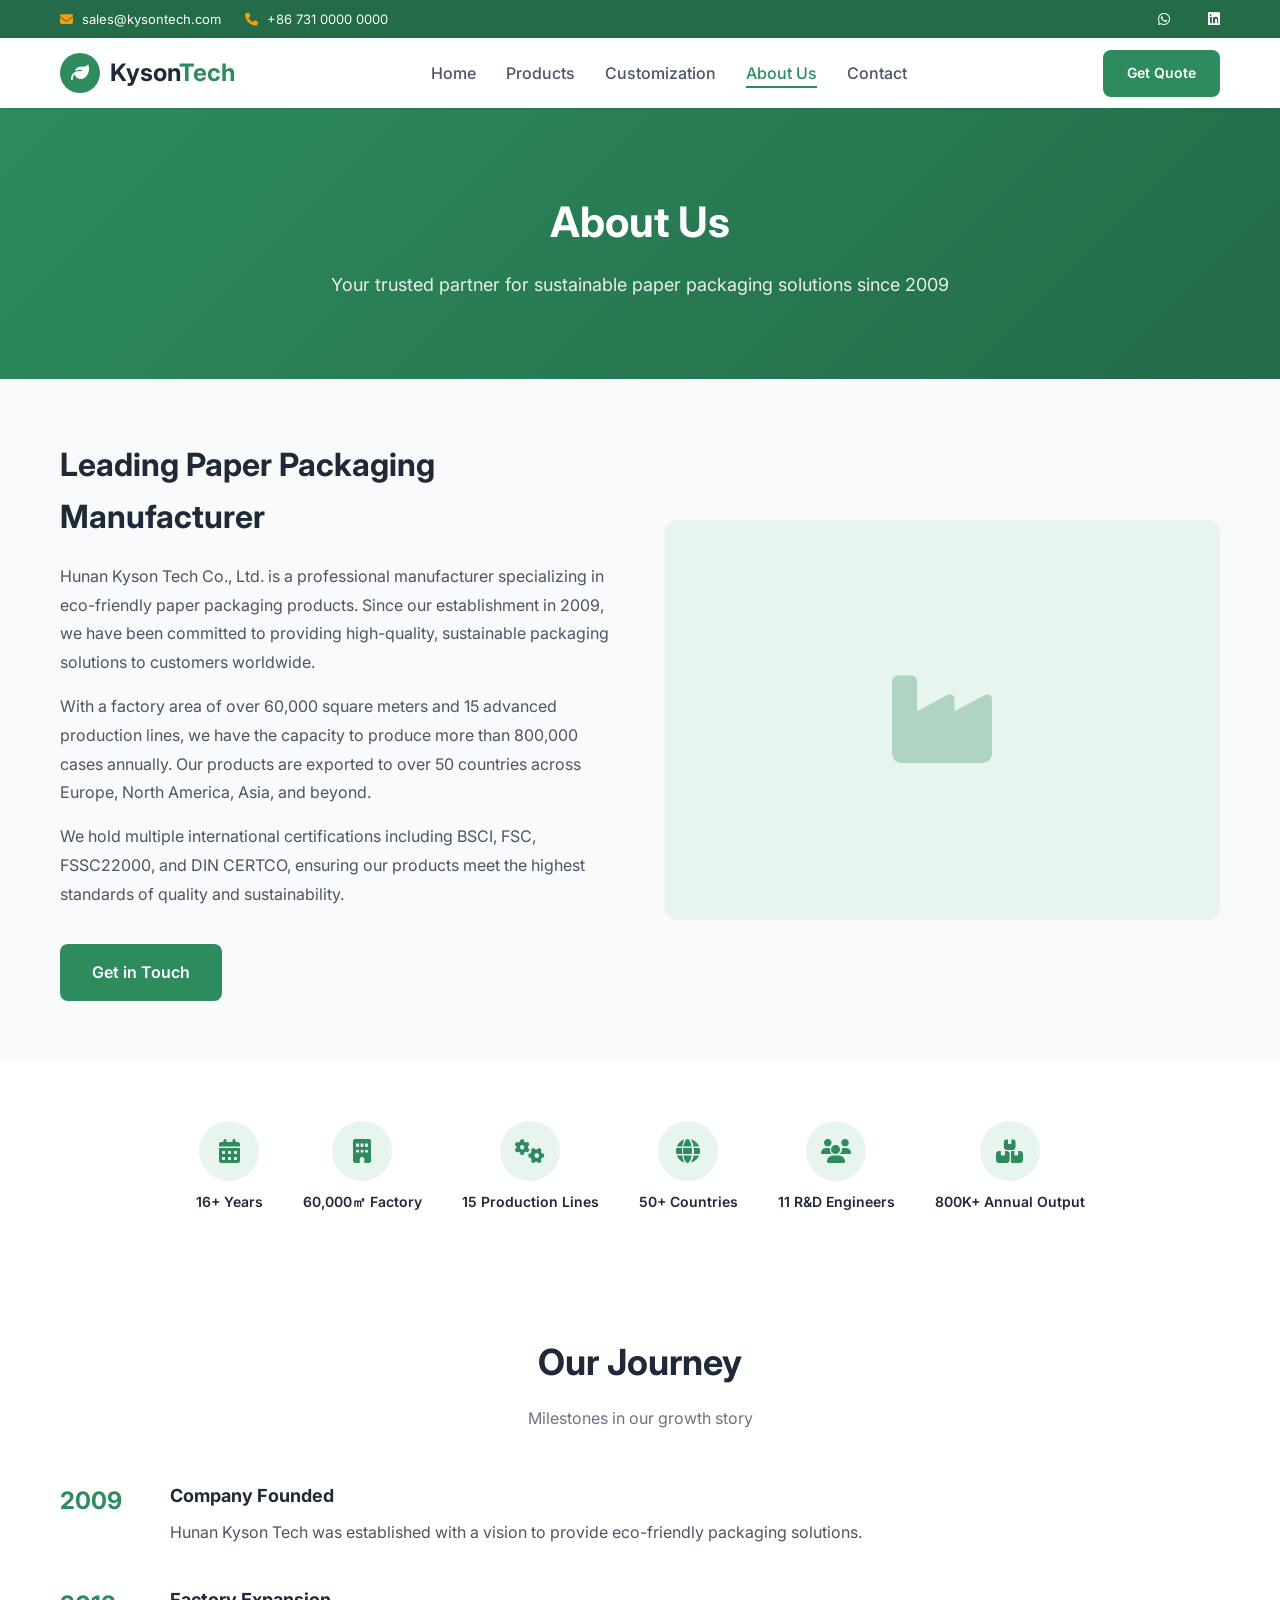
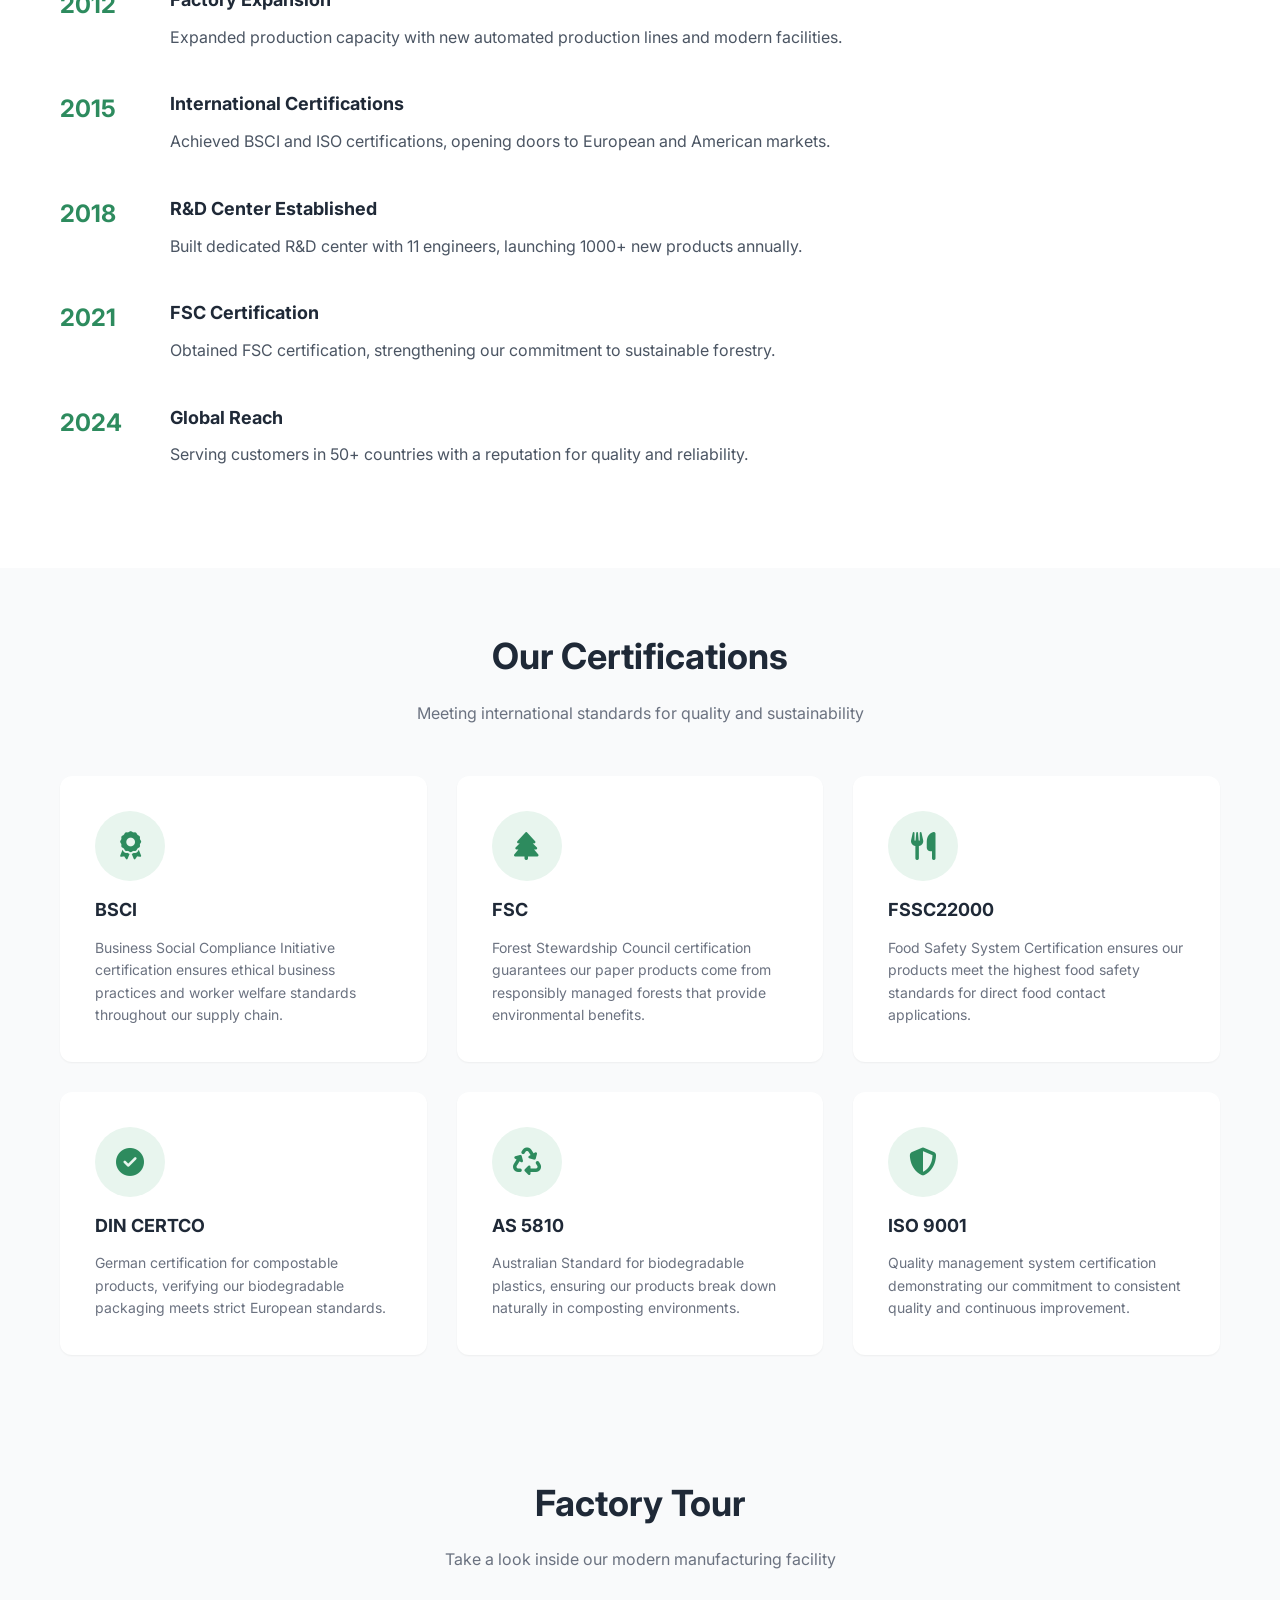
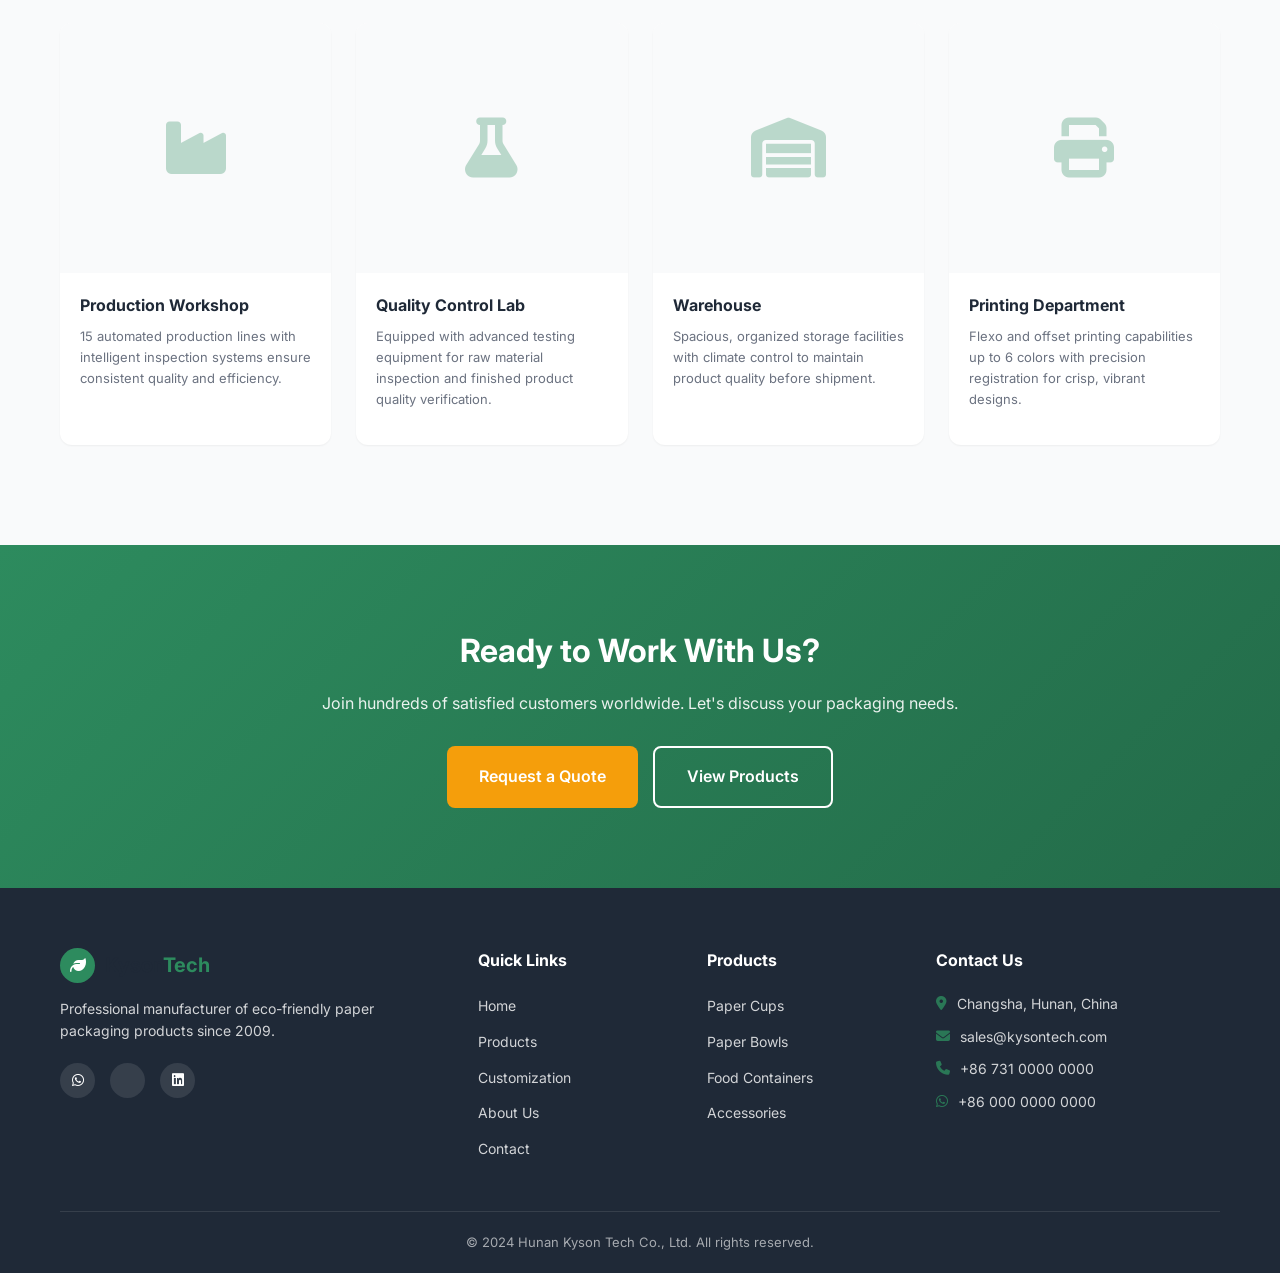
<file: kyson-website/about.html>
<!DOCTYPE html>
<html lang="en">
<head>
    <meta charset="UTF-8">
    <meta name="viewport" content="width=device-width, initial-scale=1.0">
    <title>About Us - Hunan Kyson Tech | Paper Packaging Manufacturer</title>
    <meta name="description" content="Learn about Hunan Kyson Tech - professional paper packaging manufacturer since 2009. 60,000㎡ factory, BSCI, FSC certified. Serving 50+ countries.">
    <link rel="stylesheet" href="css/style.css">
    <link href="https://fonts.googleapis.com/css2?family=Inter:wght@300;400;500;600;700&display=swap" rel="stylesheet">
    <link rel="stylesheet" href="https://cdnjs.cloudflare.com/ajax/libs/font-awesome/6.4.0/css/all.min.css">
</head>
<body>
    <!-- Top Bar -->
    <div class="top-bar">
        <div class="container">
            <div class="top-bar-content">
                <div class="contact-info">
                    <span><i class="fas fa-envelope"></i> sales@kysontech.com</span>
                    <span><i class="fas fa-phone"></i> +86 731 0000 0000</span>
                </div>
                <div class="social-links">
                    <a href="#"><i class="fab fa-whatsapp"></i></a>
                    <a href="#"><i class="fab fa-wechat"></i></a>
                    <a href="#"><i class="fab fa-linkedin"></i></a>
                </div>
            </div>
        </div>
    </div>

    <!-- Navigation -->
    <nav class="navbar">
        <div class="container">
            <div class="nav-wrapper">
                <a href="index.html" class="logo">
                    <span class="logo-icon"><i class="fas fa-leaf"></i></span>
                    <span class="logo-text">Kyson<span>Tech</span></span>
                </a>
                <button class="mobile-menu-btn" id="mobileMenuBtn">
                    <i class="fas fa-bars"></i>
                </button>
                <ul class="nav-menu" id="navMenu">
                    <li><a href="index.html">Home</a></li>
                    <li><a href="products.html">Products</a></li>
                    <li><a href="customization.html">Customization</a></li>
                    <li><a href="about.html" class="active">About Us</a></li>
                    <li><a href="contact.html">Contact</a></li>
                </ul>
                <a href="contact.html" class="btn btn-primary">Get Quote</a>
            </div>
        </div>
    </nav>

    <!-- Page Header -->
    <section class="page-header">
        <div class="container">
            <h1>About Us</h1>
            <p>Your trusted partner for sustainable paper packaging solutions since 2009</p>
        </div>
    </section>

    <!-- About Hero -->
    <section class="about-hero">
        <div class="container">
            <div class="about-grid">
                <div class="about-content">
                    <h2>Leading Paper Packaging Manufacturer</h2>
                    <p>Hunan Kyson Tech Co., Ltd. is a professional manufacturer specializing in eco-friendly paper packaging products. Since our establishment in 2009, we have been committed to providing high-quality, sustainable packaging solutions to customers worldwide.</p>
                    <p>With a factory area of over 60,000 square meters and 15 advanced production lines, we have the capacity to produce more than 800,000 cases annually. Our products are exported to over 50 countries across Europe, North America, Asia, and beyond.</p>
                    <p>We hold multiple international certifications including BSCI, FSC, FSSC22000, and DIN CERTCO, ensuring our products meet the highest standards of quality and sustainability.</p>
                    <a href="contact.html" class="btn btn-primary btn-lg" style="margin-top: 20px;">Get in Touch</a>
                </div>
                <div class="about-image">
                    <i class="fas fa-industry"></i>
                </div>
            </div>
        </div>
    </section>

    <!-- Stats Section -->
    <section class="certifications">
        <div class="container">
            <div class="cert-grid">
                <div class="cert-item">
                    <div class="cert-icon"><i class="fas fa-calendar-alt"></i></div>
                    <span>16+ Years</span>
                </div>
                <div class="cert-item">
                    <div class="cert-icon"><i class="fas fa-building"></i></div>
                    <span>60,000㎡ Factory</span>
                </div>
                <div class="cert-item">
                    <div class="cert-icon"><i class="fas fa-cogs"></i></div>
                    <span>15 Production Lines</span>
                </div>
                <div class="cert-item">
                    <div class="cert-icon"><i class="fas fa-globe"></i></div>
                    <span>50+ Countries</span>
                </div>
                <div class="cert-item">
                    <div class="cert-icon"><i class="fas fa-users"></i></div>
                    <span>11 R&D Engineers</span>
                </div>
                <div class="cert-item">
                    <div class="cert-icon"><i class="fas fa-boxes"></i></div>
                    <span>800K+ Annual Output</span>
                </div>
            </div>
        </div>
    </section>

    <!-- Timeline -->
    <section class="timeline">
        <div class="container">
            <div class="section-header">
                <h2 class="section-title">Our Journey</h2>
                <p class="section-subtitle">Milestones in our growth story</p>
            </div>
            <div class="timeline-content">
                <div class="timeline-item">
                    <div class="timeline-year">2009</div>
                    <div class="timeline-content">
                        <h4>Company Founded</h4>
                        <p>Hunan Kyson Tech was established with a vision to provide eco-friendly packaging solutions.</p>
                    </div>
                </div>
                <div class="timeline-item">
                    <div class="timeline-year">2012</div>
                    <div class="timeline-content">
                        <h4>Factory Expansion</h4>
                        <p>Expanded production capacity with new automated production lines and modern facilities.</p>
                    </div>
                </div>
                <div class="timeline-item">
                    <div class="timeline-year">2015</div>
                    <div class="timeline-content">
                        <h4>International Certifications</h4>
                        <p>Achieved BSCI and ISO certifications, opening doors to European and American markets.</p>
                    </div>
                </div>
                <div class="timeline-item">
                    <div class="timeline-year">2018</div>
                    <div class="timeline-content">
                        <h4>R&D Center Established</h4>
                        <p>Built dedicated R&D center with 11 engineers, launching 1000+ new products annually.</p>
                    </div>
                </div>
                <div class="timeline-item">
                    <div class="timeline-year">2021</div>
                    <div class="timeline-content">
                        <h4>FSC Certification</h4>
                        <p>Obtained FSC certification, strengthening our commitment to sustainable forestry.</p>
                    </div>
                </div>
                <div class="timeline-item">
                    <div class="timeline-year">2024</div>
                    <div class="timeline-content">
                        <h4>Global Reach</h4>
                        <p>Serving customers in 50+ countries with a reputation for quality and reliability.</p>
                    </div>
                </div>
            </div>
        </div>
    </section>

    <!-- Certifications Detail -->
    <section class="why-choose-us" style="padding: 60px 0;">
        <div class="container">
            <div class="section-header">
                <h2 class="section-title">Our Certifications</h2>
                <p class="section-subtitle">Meeting international standards for quality and sustainability</p>
            </div>
            <div class="features-grid">
                <div class="feature-card" style="text-align: left;">
                    <div class="feature-icon" style="margin: 0 0 15px 0;"><i class="fas fa-award"></i></div>
                    <h3>BSCI</h3>
                    <p>Business Social Compliance Initiative certification ensures ethical business practices and worker welfare standards throughout our supply chain.</p>
                </div>
                <div class="feature-card" style="text-align: left;">
                    <div class="feature-icon" style="margin: 0 0 15px 0;"><i class="fas fa-tree"></i></div>
                    <h3>FSC</h3>
                    <p>Forest Stewardship Council certification guarantees our paper products come from responsibly managed forests that provide environmental benefits.</p>
                </div>
                <div class="feature-card" style="text-align: left;">
                    <div class="feature-icon" style="margin: 0 0 15px 0;"><i class="fas fa-utensils"></i></div>
                    <h3>FSSC22000</h3>
                    <p>Food Safety System Certification ensures our products meet the highest food safety standards for direct food contact applications.</p>
                </div>
                <div class="feature-card" style="text-align: left;">
                    <div class="feature-icon" style="margin: 0 0 15px 0;"><i class="fas fa-check-circle"></i></div>
                    <h3>DIN CERTCO</h3>
                    <p>German certification for compostable products, verifying our biodegradable packaging meets strict European standards.</p>
                </div>
                <div class="feature-card" style="text-align: left;">
                    <div class="feature-icon" style="margin: 0 0 15px 0;"><i class="fas fa-recycle"></i></div>
                    <h3>AS 5810</h3>
                    <p>Australian Standard for biodegradable plastics, ensuring our products break down naturally in composting environments.</p>
                </div>
                <div class="feature-card" style="text-align: left;">
                    <div class="feature-icon" style="margin: 0 0 15px 0;"><i class="fas fa-shield-alt"></i></div>
                    <h3>ISO 9001</h3>
                    <p>Quality management system certification demonstrating our commitment to consistent quality and continuous improvement.</p>
                </div>
            </div>
        </div>
    </section>

    <!-- Factory Tour -->
    <section class="product-section bg-light">
        <div class="container">
            <div class="section-header">
                <h2 class="section-title">Factory Tour</h2>
                <p class="section-subtitle">Take a look inside our modern manufacturing facility</p>
            </div>
            <div class="product-grid">
                <div class="product-card">
                    <div class="product-image" style="height: 250px;">
                        <div class="product-placeholder"><i class="fas fa-industry"></i></div>
                    </div>
                    <div class="product-info">
                        <h3>Production Workshop</h3>
                        <p>15 automated production lines with intelligent inspection systems ensure consistent quality and efficiency.</p>
                    </div>
                </div>
                <div class="product-card">
                    <div class="product-image" style="height: 250px;">
                        <div class="product-placeholder"><i class="fas fa-flask"></i></div>
                    </div>
                    <div class="product-info">
                        <h3>Quality Control Lab</h3>
                        <p>Equipped with advanced testing equipment for raw material inspection and finished product quality verification.</p>
                    </div>
                </div>
                <div class="product-card">
                    <div class="product-image" style="height: 250px;">
                        <div class="product-placeholder"><i class="fas fa-warehouse"></i></div>
                    </div>
                    <div class="product-info">
                        <h3>Warehouse</h3>
                        <p>Spacious, organized storage facilities with climate control to maintain product quality before shipment.</p>
                    </div>
                </div>
                <div class="product-card">
                    <div class="product-image" style="height: 250px;">
                        <div class="product-placeholder"><i class="fas fa-print"></i></div>
                    </div>
                    <div class="product-info">
                        <h3>Printing Department</h3>
                        <p>Flexo and offset printing capabilities up to 6 colors with precision registration for crisp, vibrant designs.</p>
                    </div>
                </div>
            </div>
        </div>
    </section>

    <!-- CTA Section -->
    <section class="cta-section">
        <div class="container">
            <div class="cta-content">
                <h2>Ready to Work With Us?</h2>
                <p>Join hundreds of satisfied customers worldwide. Let's discuss your packaging needs.</p>
                <div class="cta-buttons">
                    <a href="contact.html" class="btn btn-primary btn-lg">Request a Quote</a>
                    <a href="products.html" class="btn btn-outline btn-lg">View Products</a>
                </div>
            </div>
        </div>
    </section>

    <!-- Footer -->
    <footer class="footer">
        <div class="container">
            <div class="footer-grid">
                <div class="footer-col">
                    <div class="footer-logo">
                        <span class="logo-icon"><i class="fas fa-leaf"></i></span>
                        <span class="logo-text">Kyson<span>Tech</span></span>
                    </div>
                    <p>Professional manufacturer of eco-friendly paper packaging products since 2009.</p>
                    <div class="footer-social">
                        <a href="#"><i class="fab fa-whatsapp"></i></a>
                        <a href="#"><i class="fab fa-wechat"></i></a>
                        <a href="#"><i class="fab fa-linkedin"></i></a>
                    </div>
                </div>
                <div class="footer-col">
                    <h4>Quick Links</h4>
                    <ul>
                        <li><a href="index.html">Home</a></li>
                        <li><a href="products.html">Products</a></li>
                        <li><a href="customization.html">Customization</a></li>
                        <li><a href="about.html">About Us</a></li>
                        <li><a href="contact.html">Contact</a></li>
                    </ul>
                </div>
                <div class="footer-col">
                    <h4>Products</h4>
                    <ul>
                        <li><a href="products.html#cups">Paper Cups</a></li>
                        <li><a href="products.html#bowls">Paper Bowls</a></li>
                        <li><a href="products.html#containers">Food Containers</a></li>
                        <li><a href="products.html#accessories">Accessories</a></li>
                    </ul>
                </div>
                <div class="footer-col">
                    <h4>Contact Us</h4>
                    <ul class="contact-list">
                        <li><i class="fas fa-map-marker-alt"></i> Changsha, Hunan, China</li>
                        <li><i class="fas fa-envelope"></i> sales@kysontech.com</li>
                        <li><i class="fas fa-phone"></i> +86 731 0000 0000</li>
                        <li><i class="fab fa-whatsapp"></i> +86 000 0000 0000</li>
                    </ul>
                </div>
            </div>
            <div class="footer-bottom">
                <p>&copy; 2024 Hunan Kyson Tech Co., Ltd. All rights reserved.</p>
            </div>
        </div>
    </footer>

    <script src="js/main.js"></script>
</body>
</html>
</file>
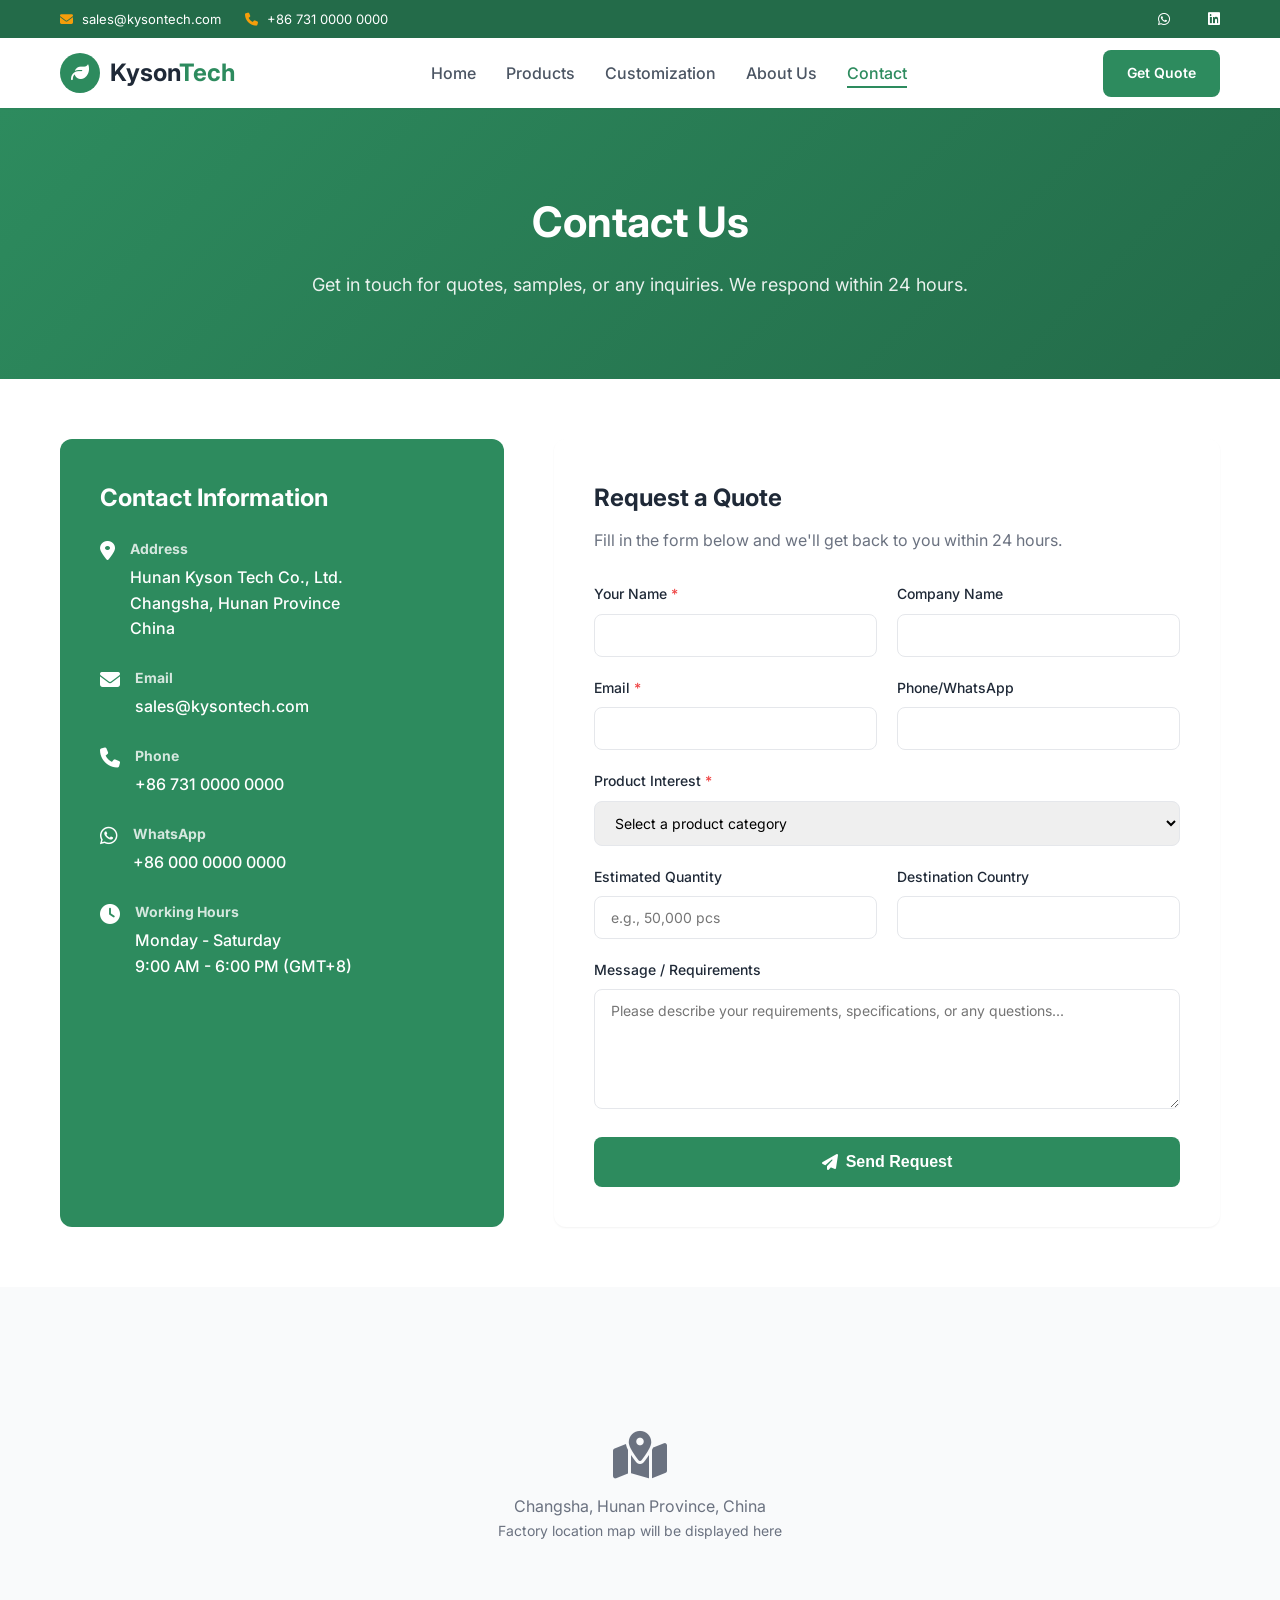
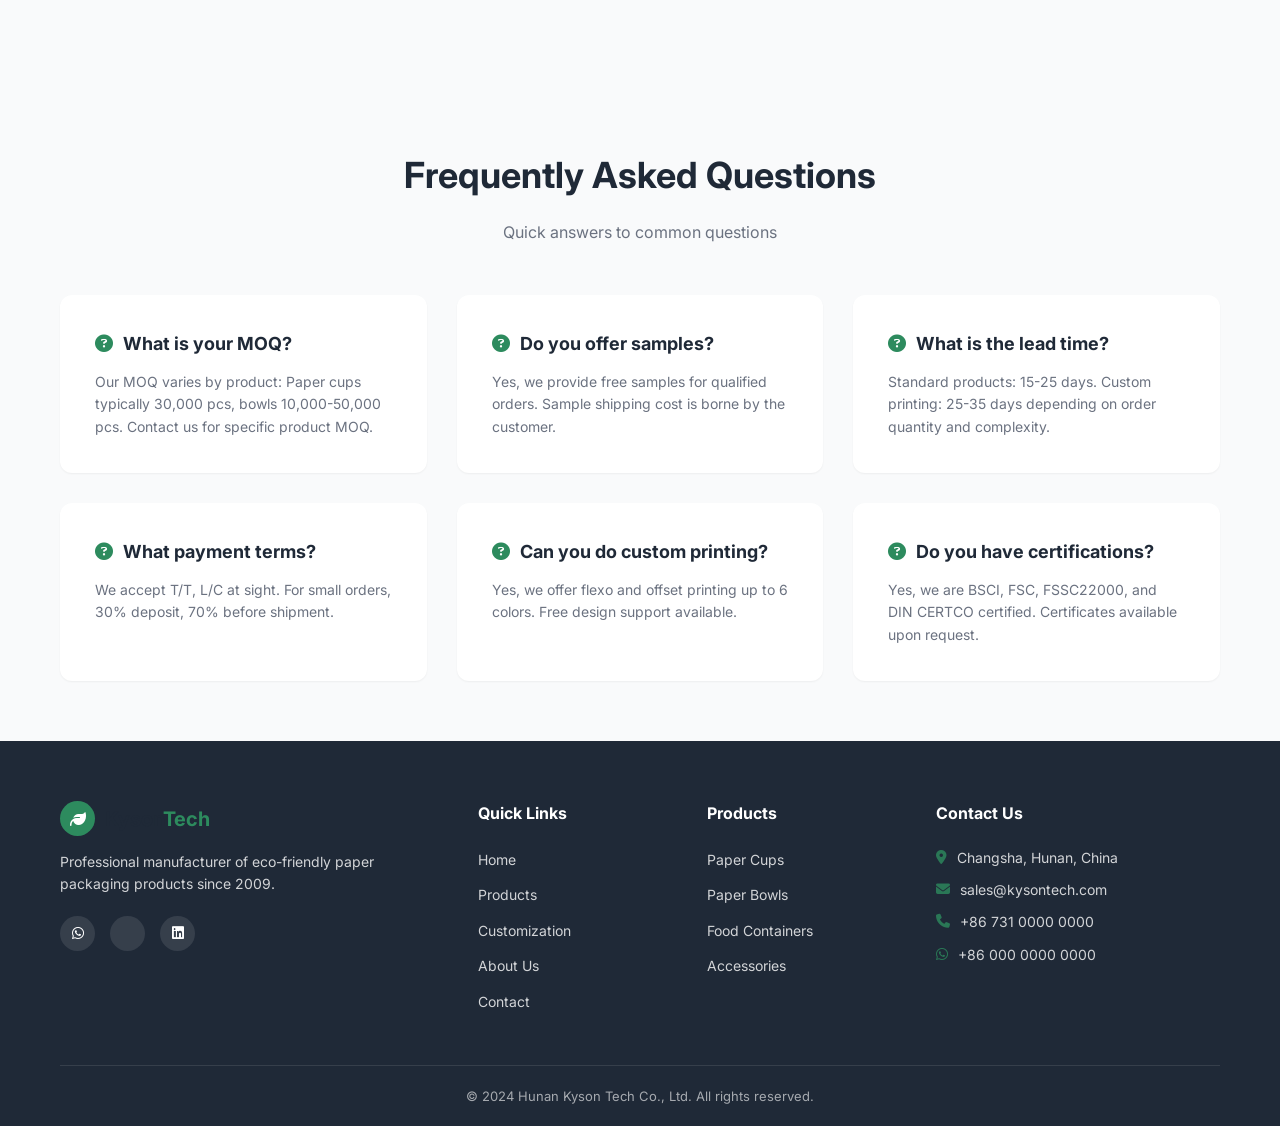
<file: kyson-website/contact.html>
<!DOCTYPE html>
<html lang="en">
<head>
    <meta charset="UTF-8">
    <meta name="viewport" content="width=device-width, initial-scale=1.0">
    <title>Contact Us - Hunan Kyson Tech | Get Quote</title>
    <meta name="description" content="Contact Hunan Kyson Tech for paper packaging solutions. Request a quote, samples or customization services. Fast response within 24 hours.">
    <link rel="stylesheet" href="css/style.css">
    <link href="https://fonts.googleapis.com/css2?family=Inter:wght@300;400;500;600;700&display=swap" rel="stylesheet">
    <link rel="stylesheet" href="https://cdnjs.cloudflare.com/ajax/libs/font-awesome/6.4.0/css/all.min.css">
</head>
<body>
    <!-- Top Bar -->
    <div class="top-bar">
        <div class="container">
            <div class="top-bar-content">
                <div class="contact-info">
                    <span><i class="fas fa-envelope"></i> sales@kysontech.com</span>
                    <span><i class="fas fa-phone"></i> +86 731 0000 0000</span>
                </div>
                <div class="social-links">
                    <a href="#"><i class="fab fa-whatsapp"></i></a>
                    <a href="#"><i class="fab fa-wechat"></i></a>
                    <a href="#"><i class="fab fa-linkedin"></i></a>
                </div>
            </div>
        </div>
    </div>

    <!-- Navigation -->
    <nav class="navbar">
        <div class="container">
            <div class="nav-wrapper">
                <a href="index.html" class="logo">
                    <span class="logo-icon"><i class="fas fa-leaf"></i></span>
                    <span class="logo-text">Kyson<span>Tech</span></span>
                </a>
                <button class="mobile-menu-btn" id="mobileMenuBtn">
                    <i class="fas fa-bars"></i>
                </button>
                <ul class="nav-menu" id="navMenu">
                    <li><a href="index.html">Home</a></li>
                    <li><a href="products.html">Products</a></li>
                    <li><a href="customization.html">Customization</a></li>
                    <li><a href="about.html">About Us</a></li>
                    <li><a href="contact.html" class="active">Contact</a></li>
                </ul>
                <a href="contact.html" class="btn btn-primary">Get Quote</a>
            </div>
        </div>
    </nav>

    <!-- Page Header -->
    <section class="page-header">
        <div class="container">
            <h1>Contact Us</h1>
            <p>Get in touch for quotes, samples, or any inquiries. We respond within 24 hours.</p>
        </div>
    </section>

    <!-- Contact Section -->
    <section class="contact-section">
        <div class="container">
            <div class="contact-grid">
                <!-- Contact Info -->
                <div class="contact-info-card">
                    <h3>Contact Information</h3>
                    
                    <div class="contact-info-item">
                        <i class="fas fa-map-marker-alt"></i>
                        <div>
                            <h4>Address</h4>
                            <p>Hunan Kyson Tech Co., Ltd.<br>Changsha, Hunan Province<br>China</p>
                        </div>
                    </div>
                    
                    <div class="contact-info-item">
                        <i class="fas fa-envelope"></i>
                        <div>
                            <h4>Email</h4>
                            <p>sales@kysontech.com</p>
                        </div>
                    </div>
                    
                    <div class="contact-info-item">
                        <i class="fas fa-phone"></i>
                        <div>
                            <h4>Phone</h4>
                            <p>+86 731 0000 0000</p>
                        </div>
                    </div>
                    
                    <div class="contact-info-item">
                        <i class="fab fa-whatsapp"></i>
                        <div>
                            <h4>WhatsApp</h4>
                            <p>+86 000 0000 0000</p>
                        </div>
                    </div>
                    
                    <div class="contact-info-item">
                        <i class="fas fa-clock"></i>
                        <div>
                            <h4>Working Hours</h4>
                            <p>Monday - Saturday<br>9:00 AM - 6:00 PM (GMT+8)</p>
                        </div>
                    </div>
                </div>
                
                <!-- Contact Form -->
                <div class="contact-form-wrapper">
                    <h3>Request a Quote</h3>
                    <p>Fill in the form below and we'll get back to you within 24 hours.</p>
                    
                    <form id="contactForm" action="https://formsubmit.co/sales@kysontech.com" method="POST">
                        <input type="hidden" name="_subject" value="New Quote Request from Website">
                        <input type="hidden" name="_template" value="table">
                        
                        <div class="form-row">
                            <div class="form-group">
                                <label>Your Name <span class="required">*</span></label>
                                <input type="text" name="name" class="form-control" required>
                            </div>
                            <div class="form-group">
                                <label>Company Name</label>
                                <input type="text" name="company" class="form-control">
                            </div>
                        </div>
                        
                        <div class="form-row">
                            <div class="form-group">
                                <label>Email <span class="required">*</span></label>
                                <input type="email" name="email" class="form-control" required>
                            </div>
                            <div class="form-group">
                                <label>Phone/WhatsApp</label>
                                <input type="tel" name="phone" class="form-control">
                            </div>
                        </div>
                        
                        <div class="form-group">
                            <label>Product Interest <span class="required">*</span></label>
                            <select name="product" class="form-control" required>
                                <option value="">Select a product category</option>
                                <option value="paper-cups">Paper Cups</option>
                                <option value="paper-bowls">Paper Bowls</option>
                                <option value="food-containers">Food Containers</option>
                                <option value="accessories">Accessories</option>
                                <option value="custom">Custom Product</option>
                            </select>
                        </div>
                        
                        <div class="form-row">
                            <div class="form-group">
                                <label>Estimated Quantity</label>
                                <input type="text" name="quantity" class="form-control" placeholder="e.g., 50,000 pcs">
                            </div>
                            <div class="form-group">
                                <label>Destination Country</label>
                                <input type="text" name="country" class="form-control">
                            </div>
                        </div>
                        
                        <div class="form-group">
                            <label>Message / Requirements</label>
                            <textarea name="message" class="form-control" placeholder="Please describe your requirements, specifications, or any questions..."></textarea>
                        </div>
                        
                        <button type="submit" class="btn btn-primary btn-lg" style="width: 100%;">
                            <i class="fas fa-paper-plane"></i> Send Request
                        </button>
                    </form>
                </div>
            </div>
        </div>
    </section>

    <!-- Map Section -->
    <section class="map-section" style="padding: 0;">
        <div style="width: 100%; height: 400px; background-color: var(--bg-light); display: flex; align-items: center; justify-content: center;">
            <div style="text-align: center; color: var(--text-light);">
                <i class="fas fa-map-marked-alt" style="font-size: 48px; margin-bottom: 15px;"></i>
                <p>Changsha, Hunan Province, China</p>
                <p style="font-size: 14px;">Factory location map will be displayed here</p>
            </div>
        </div>
    </section>

    <!-- FAQ Section -->
    <section class="why-choose-us" style="padding: 60px 0;">
        <div class="container">
            <div class="section-header">
                <h2 class="section-title">Frequently Asked Questions</h2>
                <p class="section-subtitle">Quick answers to common questions</p>
            </div>
            <div class="features-grid">
                <div class="feature-card" style="text-align: left;">
                    <h3><i class="fas fa-question-circle" style="color: var(--primary-color); margin-right: 10px;"></i>What is your MOQ?</h3>
                    <p>Our MOQ varies by product: Paper cups typically 30,000 pcs, bowls 10,000-50,000 pcs. Contact us for specific product MOQ.</p>
                </div>
                <div class="feature-card" style="text-align: left;">
                    <h3><i class="fas fa-question-circle" style="color: var(--primary-color); margin-right: 10px;"></i>Do you offer samples?</h3>
                    <p>Yes, we provide free samples for qualified orders. Sample shipping cost is borne by the customer.</p>
                </div>
                <div class="feature-card" style="text-align: left;">
                    <h3><i class="fas fa-question-circle" style="color: var(--primary-color); margin-right: 10px;"></i>What is the lead time?</h3>
                    <p>Standard products: 15-25 days. Custom printing: 25-35 days depending on order quantity and complexity.</p>
                </div>
                <div class="feature-card" style="text-align: left;">
                    <h3><i class="fas fa-question-circle" style="color: var(--primary-color); margin-right: 10px;"></i>What payment terms?</h3>
                    <p>We accept T/T, L/C at sight. For small orders, 30% deposit, 70% before shipment.</p>
                </div>
                <div class="feature-card" style="text-align: left;">
                    <h3><i class="fas fa-question-circle" style="color: var(--primary-color); margin-right: 10px;"></i>Can you do custom printing?</h3>
                    <p>Yes, we offer flexo and offset printing up to 6 colors. Free design support available.</p>
                </div>
                <div class="feature-card" style="text-align: left;">
                    <h3><i class="fas fa-question-circle" style="color: var(--primary-color); margin-right: 10px;"></i>Do you have certifications?</h3>
                    <p>Yes, we are BSCI, FSC, FSSC22000, and DIN CERTCO certified. Certificates available upon request.</p>
                </div>
            </div>
        </div>
    </section>

    <!-- Footer -->
    <footer class="footer">
        <div class="container">
            <div class="footer-grid">
                <div class="footer-col">
                    <div class="footer-logo">
                        <span class="logo-icon"><i class="fas fa-leaf"></i></span>
                        <span class="logo-text">Kyson<span>Tech</span></span>
                    </div>
                    <p>Professional manufacturer of eco-friendly paper packaging products since 2009.</p>
                    <div class="footer-social">
                        <a href="#"><i class="fab fa-whatsapp"></i></a>
                        <a href="#"><i class="fab fa-wechat"></i></a>
                        <a href="#"><i class="fab fa-linkedin"></i></a>
                    </div>
                </div>
                <div class="footer-col">
                    <h4>Quick Links</h4>
                    <ul>
                        <li><a href="index.html">Home</a></li>
                        <li><a href="products.html">Products</a></li>
                        <li><a href="customization.html">Customization</a></li>
                        <li><a href="about.html">About Us</a></li>
                        <li><a href="contact.html">Contact</a></li>
                    </ul>
                </div>
                <div class="footer-col">
                    <h4>Products</h4>
                    <ul>
                        <li><a href="products.html#cups">Paper Cups</a></li>
                        <li><a href="products.html#bowls">Paper Bowls</a></li>
                        <li><a href="products.html#containers">Food Containers</a></li>
                        <li><a href="products.html#accessories">Accessories</a></li>
                    </ul>
                </div>
                <div class="footer-col">
                    <h4>Contact Us</h4>
                    <ul class="contact-list">
                        <li><i class="fas fa-map-marker-alt"></i> Changsha, Hunan, China</li>
                        <li><i class="fas fa-envelope"></i> sales@kysontech.com</li>
                        <li><i class="fas fa-phone"></i> +86 731 0000 0000</li>
                        <li><i class="fab fa-whatsapp"></i> +86 000 0000 0000</li>
                    </ul>
                </div>
            </div>
            <div class="footer-bottom">
                <p>&copy; 2024 Hunan Kyson Tech Co., Ltd. All rights reserved.</p>
            </div>
        </div>
    </footer>

    <script src="js/main.js"></script>
</body>
</html>
</file>
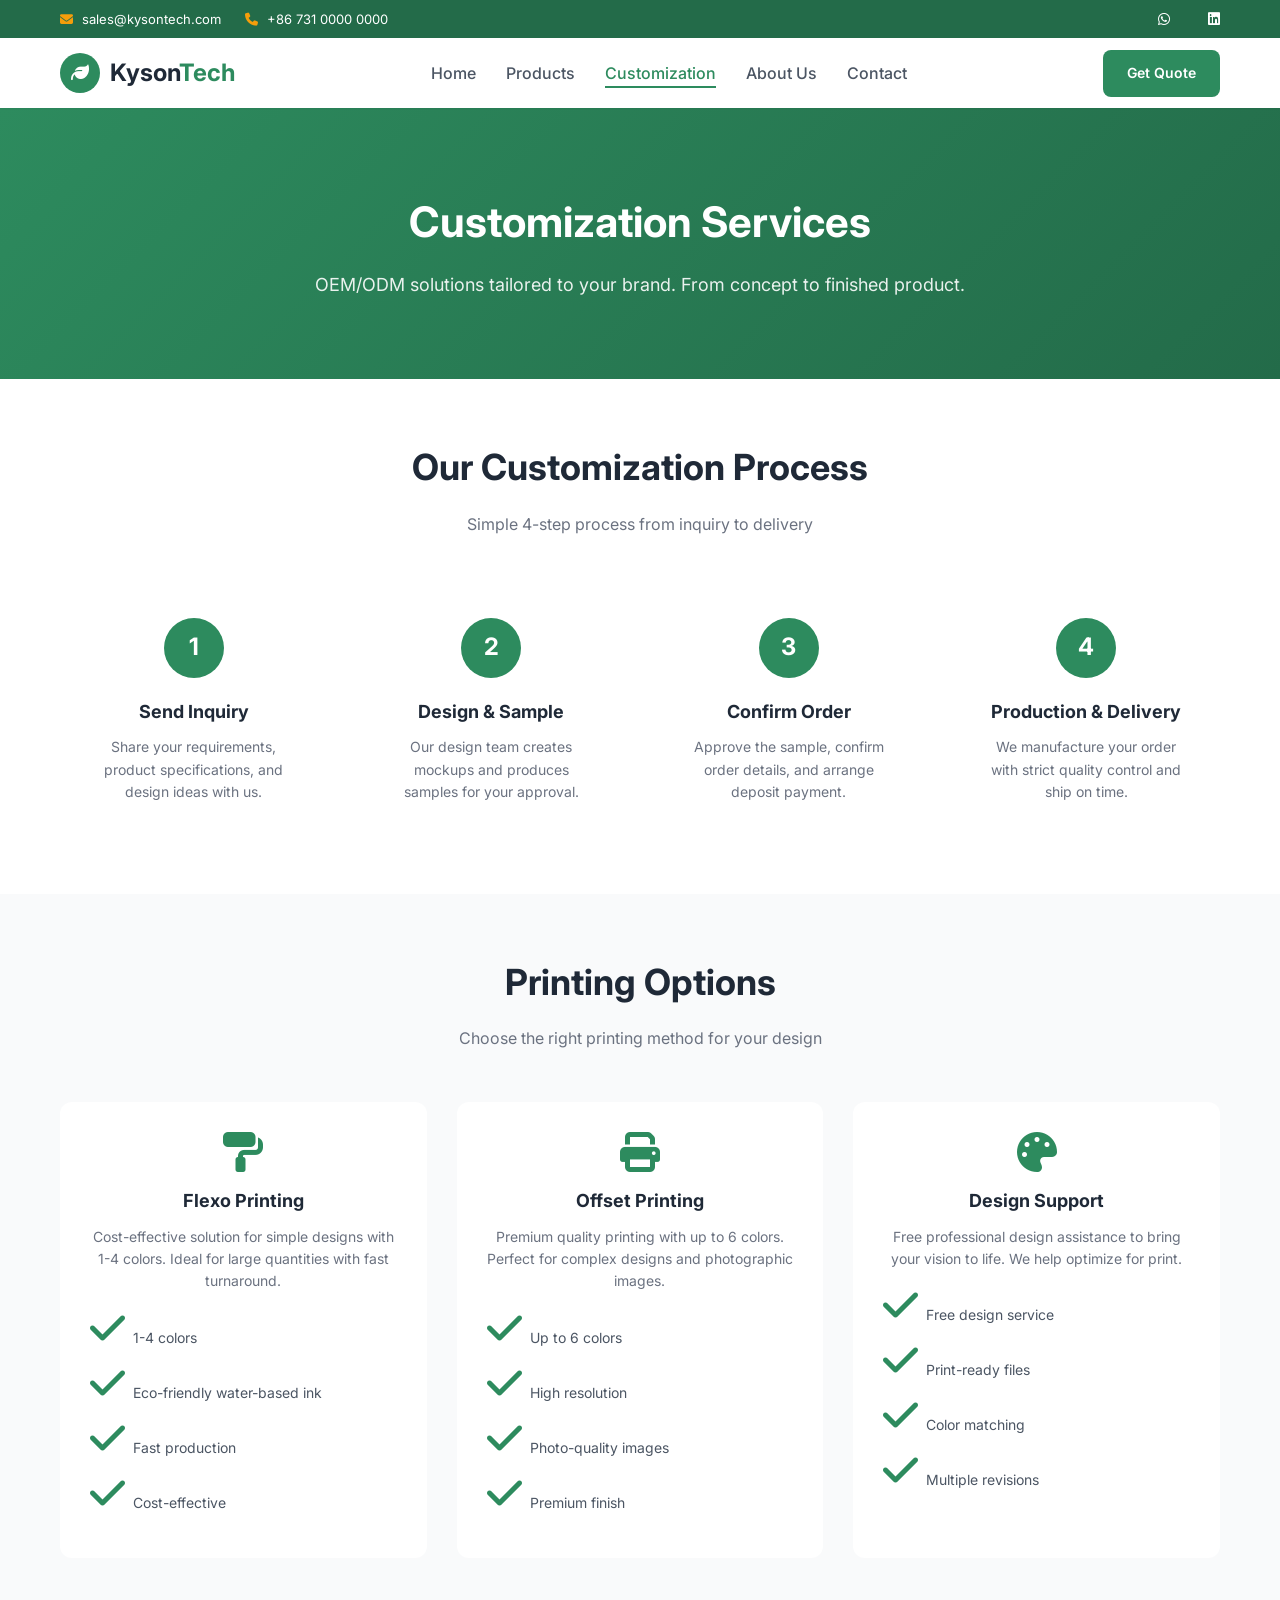
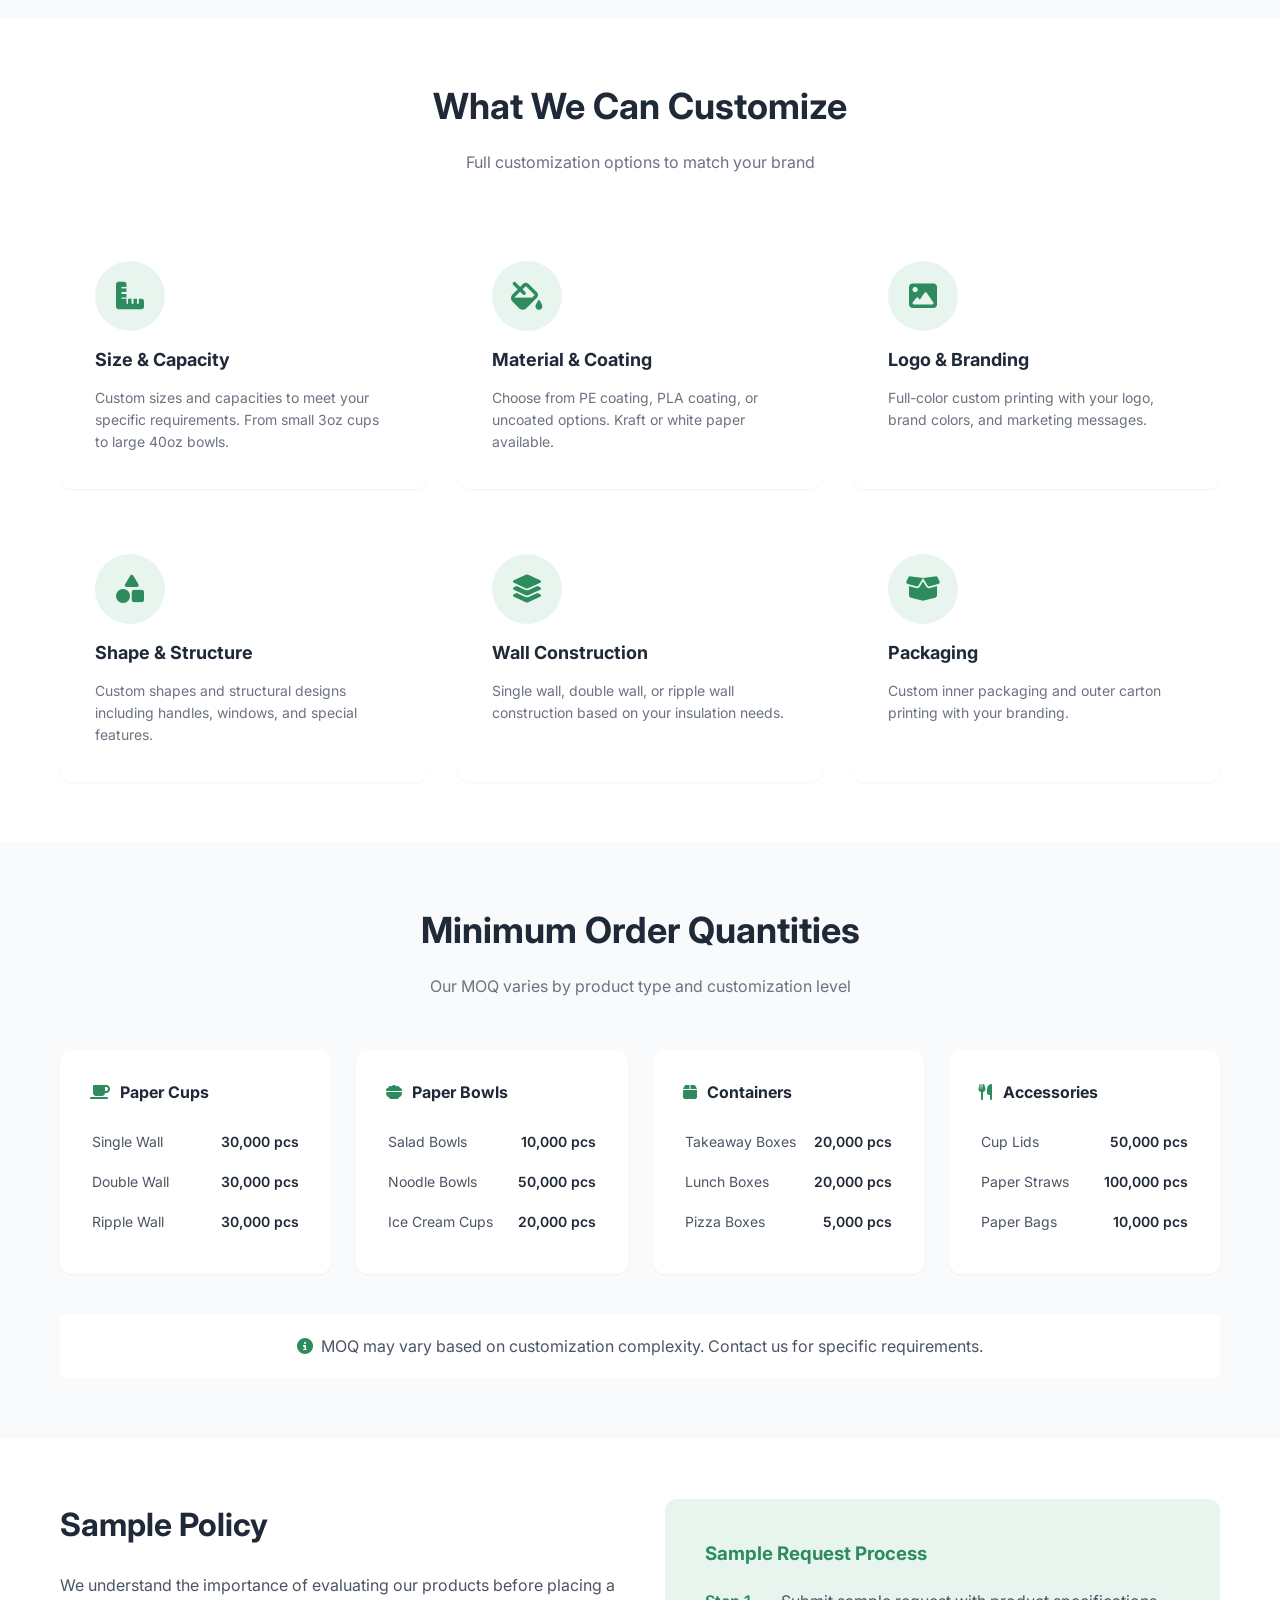
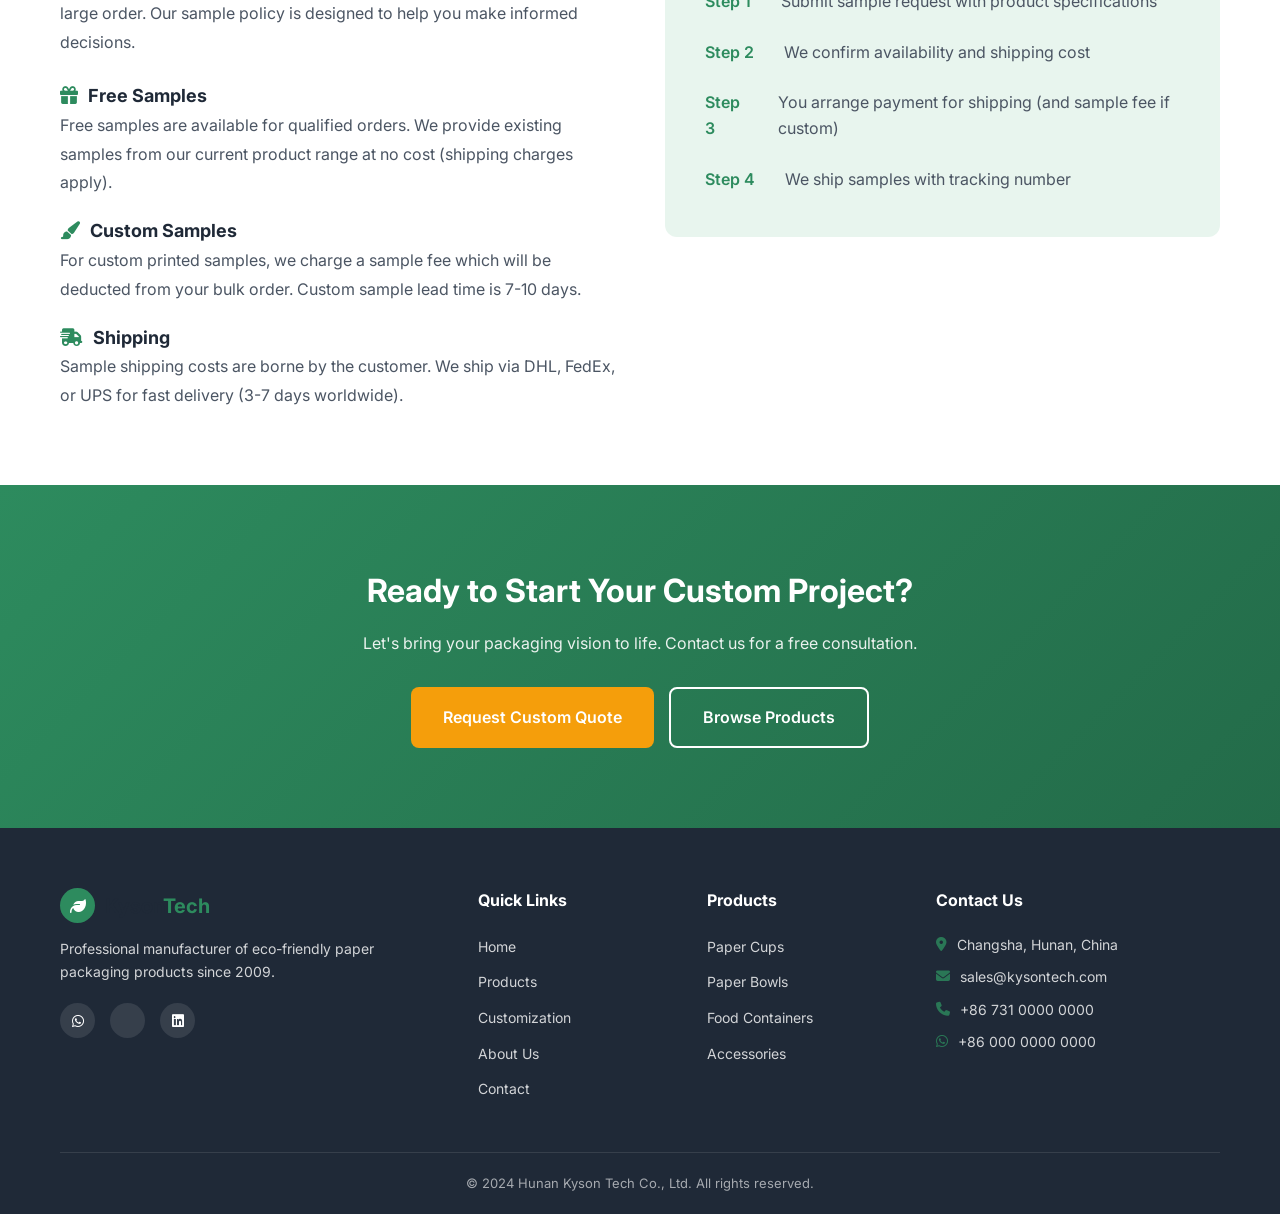
<file: kyson-website/customization.html>
<!DOCTYPE html>
<html lang="en">
<head>
    <meta charset="UTF-8">
    <meta name="viewport" content="width=device-width, initial-scale=1.0">
    <title>Customization - Hunan Kyson Tech | OEM/ODM Services</title>
    <meta name="description" content="Custom paper packaging solutions. OEM/ODM services with flexo and offset printing. Free design support. MOQ from 10,000 pcs.">
    <link rel="stylesheet" href="css/style.css">
    <link href="https://fonts.googleapis.com/css2?family=Inter:wght@300;400;500;600;700&display=swap" rel="stylesheet">
    <link rel="stylesheet" href="https://cdnjs.cloudflare.com/ajax/libs/font-awesome/6.4.0/css/all.min.css">
</head>
<body>
    <!-- Top Bar -->
    <div class="top-bar">
        <div class="container">
            <div class="top-bar-content">
                <div class="contact-info">
                    <span><i class="fas fa-envelope"></i> sales@kysontech.com</span>
                    <span><i class="fas fa-phone"></i> +86 731 0000 0000</span>
                </div>
                <div class="social-links">
                    <a href="#"><i class="fab fa-whatsapp"></i></a>
                    <a href="#"><i class="fab fa-wechat"></i></a>
                    <a href="#"><i class="fab fa-linkedin"></i></a>
                </div>
            </div>
        </div>
    </div>

    <!-- Navigation -->
    <nav class="navbar">
        <div class="container">
            <div class="nav-wrapper">
                <a href="index.html" class="logo">
                    <span class="logo-icon"><i class="fas fa-leaf"></i></span>
                    <span class="logo-text">Kyson<span>Tech</span></span>
                </a>
                <button class="mobile-menu-btn" id="mobileMenuBtn">
                    <i class="fas fa-bars"></i>
                </button>
                <ul class="nav-menu" id="navMenu">
                    <li><a href="index.html">Home</a></li>
                    <li><a href="products.html">Products</a></li>
                    <li><a href="customization.html" class="active">Customization</a></li>
                    <li><a href="about.html">About Us</a></li>
                    <li><a href="contact.html">Contact</a></li>
                </ul>
                <a href="contact.html" class="btn btn-primary">Get Quote</a>
            </div>
        </div>
    </nav>

    <!-- Page Header -->
    <section class="page-header">
        <div class="container">
            <h1>Customization Services</h1>
            <p>OEM/ODM solutions tailored to your brand. From concept to finished product.</p>
        </div>
    </section>

    <!-- Process Section -->
    <section class="process-section">
        <div class="container">
            <div class="section-header">
                <h2 class="section-title">Our Customization Process</h2>
                <p class="section-subtitle">Simple 4-step process from inquiry to delivery</p>
            </div>
            <div class="process-grid">
                <div class="process-card">
                    <div class="process-number">1</div>
                    <h3>Send Inquiry</h3>
                    <p>Share your requirements, product specifications, and design ideas with us.</p>
                </div>
                <div class="process-card">
                    <div class="process-number">2</div>
                    <h3>Design & Sample</h3>
                    <p>Our design team creates mockups and produces samples for your approval.</p>
                </div>
                <div class="process-card">
                    <div class="process-number">3</div>
                    <h3>Confirm Order</h3>
                    <p>Approve the sample, confirm order details, and arrange deposit payment.</p>
                </div>
                <div class="process-card">
                    <div class="process-number">4</div>
                    <h3>Production & Delivery</h3>
                    <p>We manufacture your order with strict quality control and ship on time.</p>
                </div>
            </div>
        </div>
    </section>

    <!-- Printing Options -->
    <section class="printing-options">
        <div class="container">
            <div class="section-header">
                <h2 class="section-title">Printing Options</h2>
                <p class="section-subtitle">Choose the right printing method for your design</p>
            </div>
            <div class="options-grid">
                <div class="option-card">
                    <i class="fas fa-paint-roller"></i>
                    <h3>Flexo Printing</h3>
                    <p>Cost-effective solution for simple designs with 1-4 colors. Ideal for large quantities with fast turnaround.</p>
                    <ul style="text-align: left; margin-top: 15px; font-size: 14px; color: var(--text-medium);">
                        <li><i class="fas fa-check" style="color: var(--primary-color); margin-right: 8px;"></i>1-4 colors</li>
                        <li><i class="fas fa-check" style="color: var(--primary-color); margin-right: 8px;"></i>Eco-friendly water-based ink</li>
                        <li><i class="fas fa-check" style="color: var(--primary-color); margin-right: 8px;"></i>Fast production</li>
                        <li><i class="fas fa-check" style="color: var(--primary-color); margin-right: 8px;"></i>Cost-effective</li>
                    </ul>
                </div>
                <div class="option-card">
                    <i class="fas fa-print"></i>
                    <h3>Offset Printing</h3>
                    <p>Premium quality printing with up to 6 colors. Perfect for complex designs and photographic images.</p>
                    <ul style="text-align: left; margin-top: 15px; font-size: 14px; color: var(--text-medium);">
                        <li><i class="fas fa-check" style="color: var(--primary-color); margin-right: 8px;"></i>Up to 6 colors</li>
                        <li><i class="fas fa-check" style="color: var(--primary-color); margin-right: 8px;"></i>High resolution</li>
                        <li><i class="fas fa-check" style="color: var(--primary-color); margin-right: 8px;"></i>Photo-quality images</li>
                        <li><i class="fas fa-check" style="color: var(--primary-color); margin-right: 8px;"></i>Premium finish</li>
                    </ul>
                </div>
                <div class="option-card">
                    <i class="fas fa-palette"></i>
                    <h3>Design Support</h3>
                    <p>Free professional design assistance to bring your vision to life. We help optimize for print.</p>
                    <ul style="text-align: left; margin-top: 15px; font-size: 14px; color: var(--text-medium);">
                        <li><i class="fas fa-check" style="color: var(--primary-color); margin-right: 8px;"></i>Free design service</li>
                        <li><i class="fas fa-check" style="color: var(--primary-color); margin-right: 8px;"></i>Print-ready files</li>
                        <li><i class="fas fa-check" style="color: var(--primary-color); margin-right: 8px;"></i>Color matching</li>
                        <li><i class="fas fa-check" style="color: var(--primary-color); margin-right: 8px;"></i>Multiple revisions</li>
                    </ul>
                </div>
            </div>
        </div>
    </section>

    <!-- Customization Capabilities -->
    <section class="product-section">
        <div class="container">
            <div class="section-header">
                <h2 class="section-title">What We Can Customize</h2>
                <p class="section-subtitle">Full customization options to match your brand</p>
            </div>
            <div class="features-grid">
                <div class="feature-card" style="text-align: left;">
                    <div class="feature-icon" style="margin: 0 0 15px 0;"><i class="fas fa-ruler-combined"></i></div>
                    <h3>Size & Capacity</h3>
                    <p>Custom sizes and capacities to meet your specific requirements. From small 3oz cups to large 40oz bowls.</p>
                </div>
                <div class="feature-card" style="text-align: left;">
                    <div class="feature-icon" style="margin: 0 0 15px 0;"><i class="fas fa-fill-drip"></i></div>
                    <h3>Material & Coating</h3>
                    <p>Choose from PE coating, PLA coating, or uncoated options. Kraft or white paper available.</p>
                </div>
                <div class="feature-card" style="text-align: left;">
                    <div class="feature-icon" style="margin: 0 0 15px 0;"><i class="fas fa-image"></i></div>
                    <h3>Logo & Branding</h3>
                    <p>Full-color custom printing with your logo, brand colors, and marketing messages.</p>
                </div>
                <div class="feature-card" style="text-align: left;">
                    <div class="feature-icon" style="margin: 0 0 15px 0;"><i class="fas fa-shapes"></i></div>
                    <h3>Shape & Structure</h3>
                    <p>Custom shapes and structural designs including handles, windows, and special features.</p>
                </div>
                <div class="feature-card" style="text-align: left;">
                    <div class="feature-icon" style="margin: 0 0 15px 0;"><i class="fas fa-layer-group"></i></div>
                    <h3>Wall Construction</h3>
                    <p>Single wall, double wall, or ripple wall construction based on your insulation needs.</p>
                </div>
                <div class="feature-card" style="text-align: left;">
                    <div class="feature-icon" style="margin: 0 0 15px 0;"><i class="fas fa-box-open"></i></div>
                    <h3>Packaging</h3>
                    <p>Custom inner packaging and outer carton printing with your branding.</p>
                </div>
            </div>
        </div>
    </section>

    <!-- MOQ Information -->
    <section class="product-section bg-light">
        <div class="container">
            <div class="section-header">
                <h2 class="section-title">Minimum Order Quantities</h2>
                <p class="section-subtitle">Our MOQ varies by product type and customization level</p>
            </div>
            <div class="product-grid">
                <div class="product-card">
                    <div class="product-info" style="padding: 30px;">
                        <h3 style="margin-bottom: 15px;"><i class="fas fa-coffee" style="color: var(--primary-color); margin-right: 10px;"></i>Paper Cups</h3>
                        <table style="width: 100%; font-size: 14px;">
                            <tr>
                                <td style="padding: 8px 0; color: var(--text-medium);">Single Wall</td>
                                <td style="padding: 8px 0; text-align: right; font-weight: 600;">30,000 pcs</td>
                            </tr>
                            <tr>
                                <td style="padding: 8px 0; color: var(--text-medium);">Double Wall</td>
                                <td style="padding: 8px 0; text-align: right; font-weight: 600;">30,000 pcs</td>
                            </tr>
                            <tr>
                                <td style="padding: 8px 0; color: var(--text-medium);">Ripple Wall</td>
                                <td style="padding: 8px 0; text-align: right; font-weight: 600;">30,000 pcs</td>
                            </tr>
                        </table>
                    </div>
                </div>
                <div class="product-card">
                    <div class="product-info" style="padding: 30px;">
                        <h3 style="margin-bottom: 15px;"><i class="fas fa-bowl-food" style="color: var(--primary-color); margin-right: 10px;"></i>Paper Bowls</h3>
                        <table style="width: 100%; font-size: 14px;">
                            <tr>
                                <td style="padding: 8px 0; color: var(--text-medium);">Salad Bowls</td>
                                <td style="padding: 8px 0; text-align: right; font-weight: 600;">10,000 pcs</td>
                            </tr>
                            <tr>
                                <td style="padding: 8px 0; color: var(--text-medium);">Noodle Bowls</td>
                                <td style="padding: 8px 0; text-align: right; font-weight: 600;">50,000 pcs</td>
                            </tr>
                            <tr>
                                <td style="padding: 8px 0; color: var(--text-medium);">Ice Cream Cups</td>
                                <td style="padding: 8px 0; text-align: right; font-weight: 600;">20,000 pcs</td>
                            </tr>
                        </table>
                    </div>
                </div>
                <div class="product-card">
                    <div class="product-info" style="padding: 30px;">
                        <h3 style="margin-bottom: 15px;"><i class="fas fa-box" style="color: var(--primary-color); margin-right: 10px;"></i>Containers</h3>
                        <table style="width: 100%; font-size: 14px;">
                            <tr>
                                <td style="padding: 8px 0; color: var(--text-medium);">Takeaway Boxes</td>
                                <td style="padding: 8px 0; text-align: right; font-weight: 600;">20,000 pcs</td>
                            </tr>
                            <tr>
                                <td style="padding: 8px 0; color: var(--text-medium);">Lunch Boxes</td>
                                <td style="padding: 8px 0; text-align: right; font-weight: 600;">20,000 pcs</td>
                            </tr>
                            <tr>
                                <td style="padding: 8px 0; color: var(--text-medium);">Pizza Boxes</td>
                                <td style="padding: 8px 0; text-align: right; font-weight: 600;">5,000 pcs</td>
                            </tr>
                        </table>
                    </div>
                </div>
                <div class="product-card">
                    <div class="product-info" style="padding: 30px;">
                        <h3 style="margin-bottom: 15px;"><i class="fas fa-utensils" style="color: var(--primary-color); margin-right: 10px;"></i>Accessories</h3>
                        <table style="width: 100%; font-size: 14px;">
                            <tr>
                                <td style="padding: 8px 0; color: var(--text-medium);">Cup Lids</td>
                                <td style="padding: 8px 0; text-align: right; font-weight: 600;">50,000 pcs</td>
                            </tr>
                            <tr>
                                <td style="padding: 8px 0; color: var(--text-medium);">Paper Straws</td>
                                <td style="padding: 8px 0; text-align: right; font-weight: 600;">100,000 pcs</td>
                            </tr>
                            <tr>
                                <td style="padding: 8px 0; color: var(--text-medium);">Paper Bags</td>
                                <td style="padding: 8px 0; text-align: right; font-weight: 600;">10,000 pcs</td>
                            </tr>
                        </table>
                    </div>
                </div>
            </div>
            <div style="text-align: center; margin-top: 30px; padding: 20px; background-color: white; border-radius: 8px;">
                <p style="color: var(--text-medium); margin: 0;"><i class="fas fa-info-circle" style="color: var(--primary-color); margin-right: 8px;"></i>MOQ may vary based on customization complexity. Contact us for specific requirements.</p>
            </div>
        </div>
    </section>

    <!-- Sample Policy -->
    <section class="product-section">
        <div class="container">
            <div class="about-grid" style="align-items: flex-start;">
                <div class="about-content">
                    <h2>Sample Policy</h2>
                    <p>We understand the importance of evaluating our products before placing a large order. Our sample policy is designed to help you make informed decisions.</p>
                    
                    <h3 style="margin-top: 25px; font-size: 18px;"><i class="fas fa-gift" style="color: var(--primary-color); margin-right: 10px;"></i>Free Samples</h3>
                    <p>Free samples are available for qualified orders. We provide existing samples from our current product range at no cost (shipping charges apply).</p>
                    
                    <h3 style="margin-top: 20px; font-size: 18px;"><i class="fas fa-paint-brush" style="color: var(--primary-color); margin-right: 10px;"></i>Custom Samples</h3>
                    <p>For custom printed samples, we charge a sample fee which will be deducted from your bulk order. Custom sample lead time is 7-10 days.</p>
                    
                    <h3 style="margin-top: 20px; font-size: 18px;"><i class="fas fa-shipping-fast" style="color: var(--primary-color); margin-right: 10px;"></i>Shipping</h3>
                    <p>Sample shipping costs are borne by the customer. We ship via DHL, FedEx, or UPS for fast delivery (3-7 days worldwide).</p>
                </div>
                <div style="background-color: var(--primary-light); padding: 40px; border-radius: 12px;">
                    <h3 style="color: var(--primary-color); margin-bottom: 20px;">Sample Request Process</h3>
                    <div class="timeline-content">
                        <div class="timeline-item" style="margin-bottom: 20px;">
                            <div style="font-weight: 600; color: var(--primary-color); margin-bottom: 5px;">Step 1</div>
                            <p style="margin: 0; color: var(--text-medium);">Submit sample request with product specifications</p>
                        </div>
                        <div class="timeline-item" style="margin-bottom: 20px;">
                            <div style="font-weight: 600; color: var(--primary-color); margin-bottom: 5px;">Step 2</div>
                            <p style="margin: 0; color: var(--text-medium);">We confirm availability and shipping cost</p>
                        </div>
                        <div class="timeline-item" style="margin-bottom: 20px;">
                            <div style="font-weight: 600; color: var(--primary-color); margin-bottom: 5px;">Step 3</div>
                            <p style="margin: 0; color: var(--text-medium);">You arrange payment for shipping (and sample fee if custom)</p>
                        </div>
                        <div class="timeline-item" style="margin-bottom: 0;">
                            <div style="font-weight: 600; color: var(--primary-color); margin-bottom: 5px;">Step 4</div>
                            <p style="margin: 0; color: var(--text-medium);">We ship samples with tracking number</p>
                        </div>
                    </div>
                </div>
            </div>
        </div>
    </section>

    <!-- CTA Section -->
    <section class="cta-section">
        <div class="container">
            <div class="cta-content">
                <h2>Ready to Start Your Custom Project?</h2>
                <p>Let's bring your packaging vision to life. Contact us for a free consultation.</p>
                <div class="cta-buttons">
                    <a href="contact.html" class="btn btn-primary btn-lg">Request Custom Quote</a>
                    <a href="products.html" class="btn btn-outline btn-lg">Browse Products</a>
                </div>
            </div>
        </div>
    </section>

    <!-- Footer -->
    <footer class="footer">
        <div class="container">
            <div class="footer-grid">
                <div class="footer-col">
                    <div class="footer-logo">
                        <span class="logo-icon"><i class="fas fa-leaf"></i></span>
                        <span class="logo-text">Kyson<span>Tech</span></span>
                    </div>
                    <p>Professional manufacturer of eco-friendly paper packaging products since 2009.</p>
                    <div class="footer-social">
                        <a href="#"><i class="fab fa-whatsapp"></i></a>
                        <a href="#"><i class="fab fa-wechat"></i></a>
                        <a href="#"><i class="fab fa-linkedin"></i></a>
                    </div>
                </div>
                <div class="footer-col">
                    <h4>Quick Links</h4>
                    <ul>
                        <li><a href="index.html">Home</a></li>
                        <li><a href="products.html">Products</a></li>
                        <li><a href="customization.html">Customization</a></li>
                        <li><a href="about.html">About Us</a></li>
                        <li><a href="contact.html">Contact</a></li>
                    </ul>
                </div>
                <div class="footer-col">
                    <h4>Products</h4>
                    <ul>
                        <li><a href="products.html#cups">Paper Cups</a></li>
                        <li><a href="products.html#bowls">Paper Bowls</a></li>
                        <li><a href="products.html#containers">Food Containers</a></li>
                        <li><a href="products.html#accessories">Accessories</a></li>
                    </ul>
                </div>
                <div class="footer-col">
                    <h4>Contact Us</h4>
                    <ul class="contact-list">
                        <li><i class="fas fa-map-marker-alt"></i> Changsha, Hunan, China</li>
                        <li><i class="fas fa-envelope"></i> sales@kysontech.com</li>
                        <li><i class="fas fa-phone"></i> +86 731 0000 0000</li>
                        <li><i class="fab fa-whatsapp"></i> +86 000 0000 0000</li>
                    </ul>
                </div>
            </div>
            <div class="footer-bottom">
                <p>&copy; 2024 Hunan Kyson Tech Co., Ltd. All rights reserved.</p>
            </div>
        </div>
    </footer>

    <script src="js/main.js"></script>
</body>
</html>
</file>
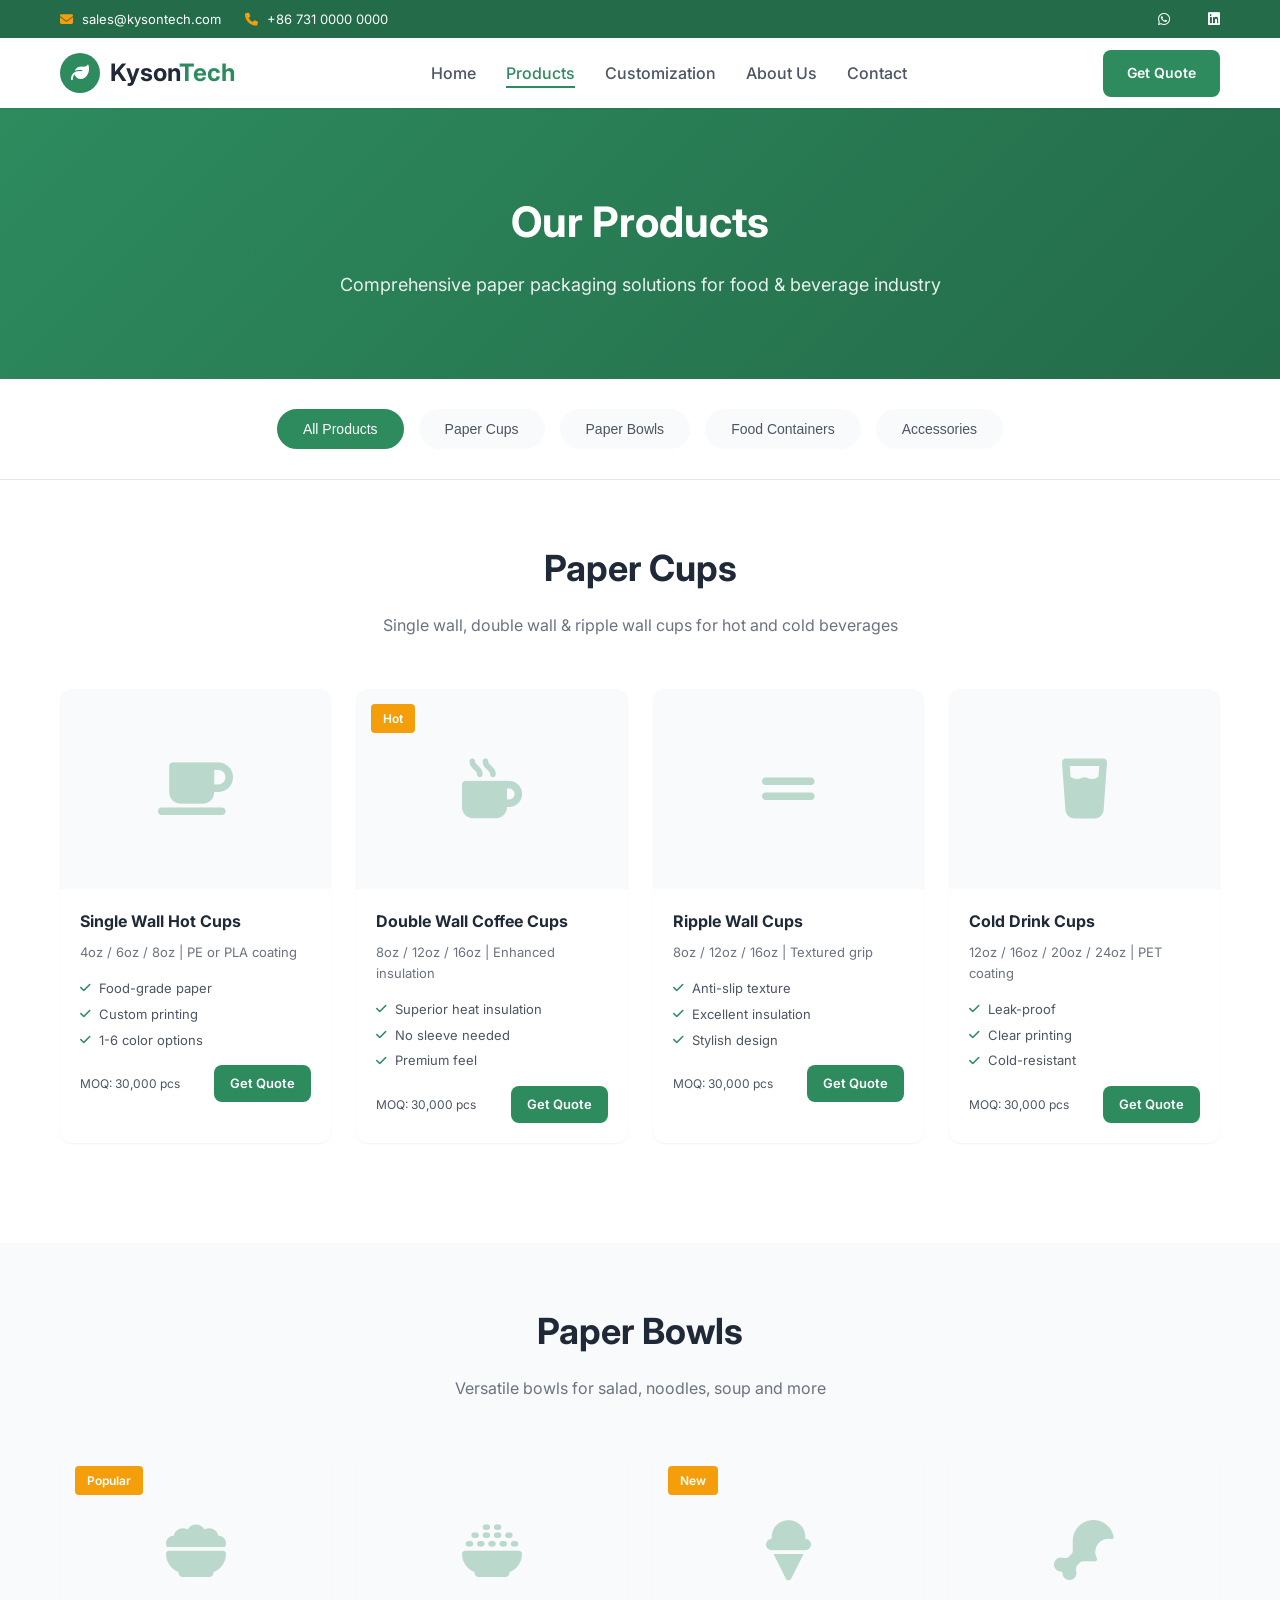
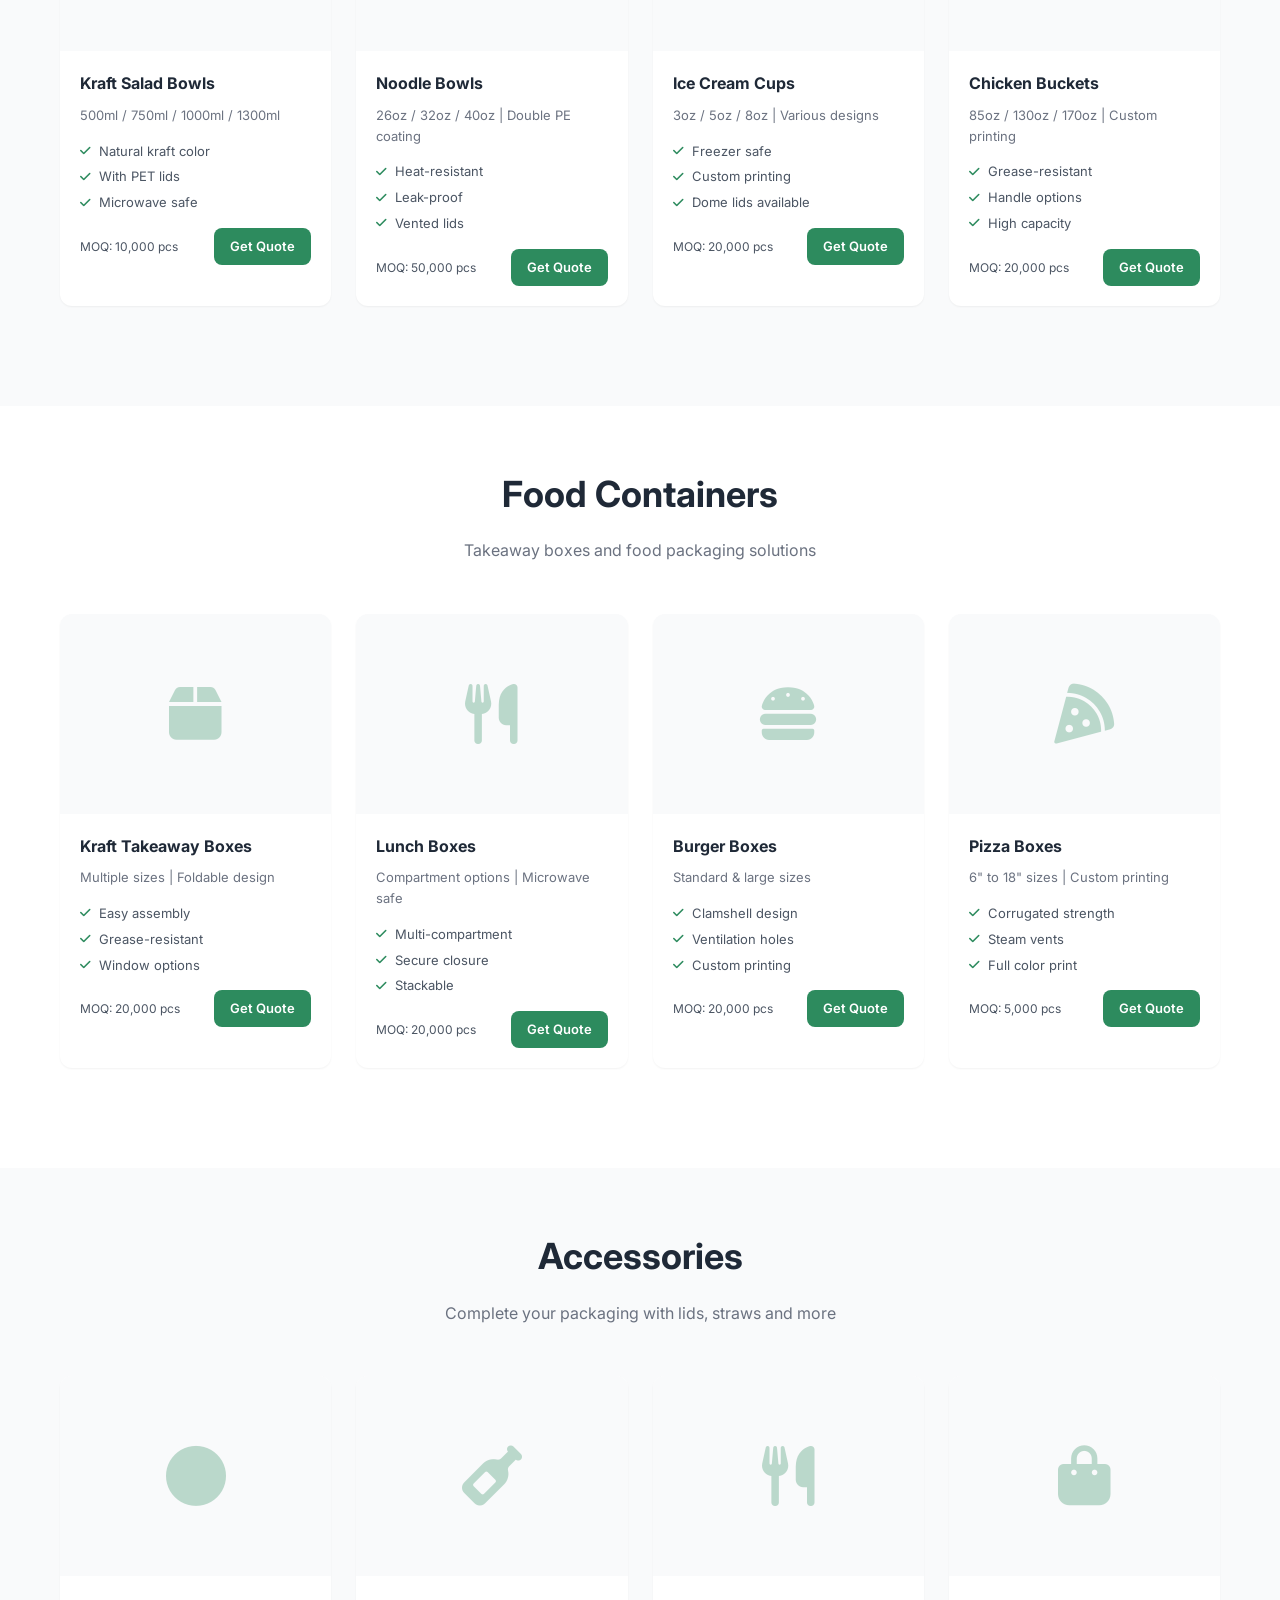
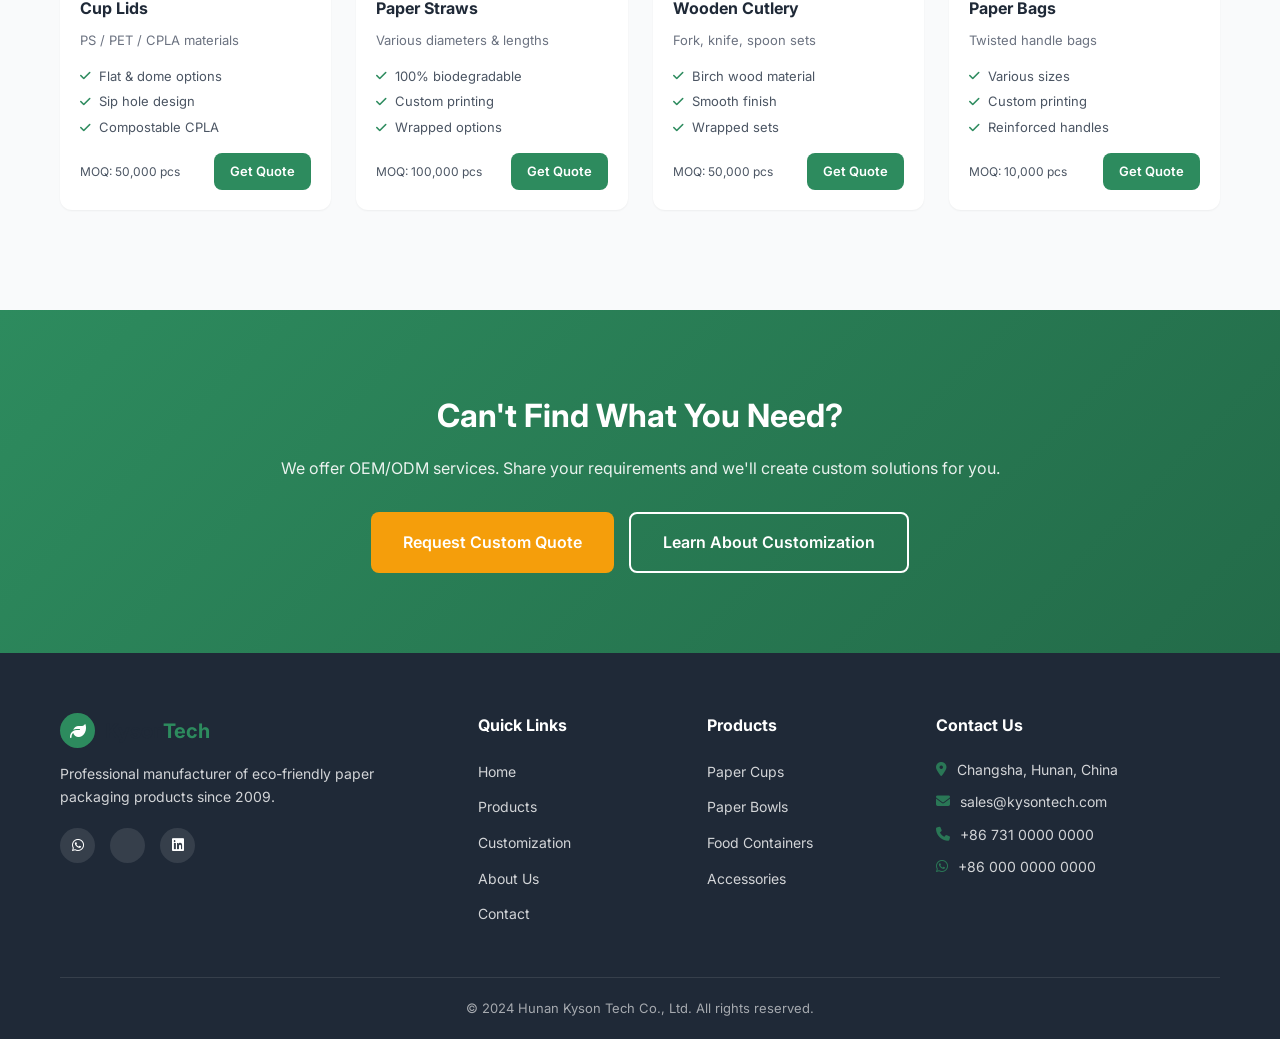
<file: kyson-website/products.html>
<!DOCTYPE html>
<html lang="en">
<head>
    <meta charset="UTF-8">
    <meta name="viewport" content="width=device-width, initial-scale=1.0">
    <title>Products - Hunan Kyson Tech | Paper Cup Manufacturer</title>
    <meta name="description" content="Wide range of paper cups, bowls, food containers and packaging accessories. Custom printing available. BSCI, FSC certified manufacturer.">
    <link rel="stylesheet" href="css/style.css">
    <link href="https://fonts.googleapis.com/css2?family=Inter:wght@300;400;500;600;700&display=swap" rel="stylesheet">
    <link rel="stylesheet" href="https://cdnjs.cloudflare.com/ajax/libs/font-awesome/6.4.0/css/all.min.css">
</head>
<body>
    <!-- Top Bar -->
    <div class="top-bar">
        <div class="container">
            <div class="top-bar-content">
                <div class="contact-info">
                    <span><i class="fas fa-envelope"></i> sales@kysontech.com</span>
                    <span><i class="fas fa-phone"></i> +86 731 0000 0000</span>
                </div>
                <div class="social-links">
                    <a href="#"><i class="fab fa-whatsapp"></i></a>
                    <a href="#"><i class="fab fa-wechat"></i></a>
                    <a href="#"><i class="fab fa-linkedin"></i></a>
                </div>
            </div>
        </div>
    </div>

    <!-- Navigation -->
    <nav class="navbar">
        <div class="container">
            <div class="nav-wrapper">
                <a href="index.html" class="logo">
                    <span class="logo-icon"><i class="fas fa-leaf"></i></span>
                    <span class="logo-text">Kyson<span>Tech</span></span>
                </a>
                <button class="mobile-menu-btn" id="mobileMenuBtn">
                    <i class="fas fa-bars"></i>
                </button>
                <ul class="nav-menu" id="navMenu">
                    <li><a href="index.html">Home</a></li>
                    <li><a href="products.html" class="active">Products</a></li>
                    <li><a href="customization.html">Customization</a></li>
                    <li><a href="about.html">About Us</a></li>
                    <li><a href="contact.html">Contact</a></li>
                </ul>
                <a href="contact.html" class="btn btn-primary">Get Quote</a>
            </div>
        </div>
    </nav>

    <!-- Page Header -->
    <section class="page-header">
        <div class="container">
            <h1>Our Products</h1>
            <p>Comprehensive paper packaging solutions for food & beverage industry</p>
        </div>
    </section>

    <!-- Product Categories Filter -->
    <section class="product-filter">
        <div class="container">
            <div class="filter-buttons">
                <button class="filter-btn active" data-filter="all">All Products</button>
                <button class="filter-btn" data-filter="cups">Paper Cups</button>
                <button class="filter-btn" data-filter="bowls">Paper Bowls</button>
                <button class="filter-btn" data-filter="containers">Food Containers</button>
                <button class="filter-btn" data-filter="accessories">Accessories</button>
            </div>
        </div>
    </section>

    <!-- Paper Cups Section -->
    <section class="product-section" id="cups">
        <div class="container">
            <div class="section-header">
                <h2 class="section-title">Paper Cups</h2>
                <p class="section-subtitle">Single wall, double wall & ripple wall cups for hot and cold beverages</p>
            </div>
            <div class="product-grid">
                <div class="product-card" data-category="cups">
                    <div class="product-image">
                        <div class="product-placeholder"><i class="fas fa-coffee"></i></div>
                    </div>
                    <div class="product-info">
                        <h3>Single Wall Hot Cups</h3>
                        <p>4oz / 6oz / 8oz | PE or PLA coating</p>
                        <ul class="product-specs">
                            <li><i class="fas fa-check"></i> Food-grade paper</li>
                            <li><i class="fas fa-check"></i> Custom printing</li>
                            <li><i class="fas fa-check"></i> 1-6 color options</li>
                        </ul>
                        <div class="product-footer">
                            <span class="product-moq">MOQ: 30,000 pcs</span>
                            <a href="contact.html" class="btn btn-sm btn-primary">Get Quote</a>
                        </div>
                    </div>
                </div>
                <div class="product-card" data-category="cups">
                    <div class="product-image">
                        <div class="product-placeholder"><i class="fas fa-mug-hot"></i></div>
                        <span class="product-badge">Hot</span>
                    </div>
                    <div class="product-info">
                        <h3>Double Wall Coffee Cups</h3>
                        <p>8oz / 12oz / 16oz | Enhanced insulation</p>
                        <ul class="product-specs">
                            <li><i class="fas fa-check"></i> Superior heat insulation</li>
                            <li><i class="fas fa-check"></i> No sleeve needed</li>
                            <li><i class="fas fa-check"></i> Premium feel</li>
                        </ul>
                        <div class="product-footer">
                            <span class="product-moq">MOQ: 30,000 pcs</span>
                            <a href="contact.html" class="btn btn-sm btn-primary">Get Quote</a>
                        </div>
                    </div>
                </div>
                <div class="product-card" data-category="cups">
                    <div class="product-image">
                        <div class="product-placeholder"><i class="fas fa-grip-lines"></i></div>
                    </div>
                    <div class="product-info">
                        <h3>Ripple Wall Cups</h3>
                        <p>8oz / 12oz / 16oz | Textured grip</p>
                        <ul class="product-specs">
                            <li><i class="fas fa-check"></i> Anti-slip texture</li>
                            <li><i class="fas fa-check"></i> Excellent insulation</li>
                            <li><i class="fas fa-check"></i> Stylish design</li>
                        </ul>
                        <div class="product-footer">
                            <span class="product-moq">MOQ: 30,000 pcs</span>
                            <a href="contact.html" class="btn btn-sm btn-primary">Get Quote</a>
                        </div>
                    </div>
                </div>
                <div class="product-card" data-category="cups">
                    <div class="product-image">
                        <div class="product-placeholder"><i class="fas fa-glass-water"></i></div>
                    </div>
                    <div class="product-info">
                        <h3>Cold Drink Cups</h3>
                        <p>12oz / 16oz / 20oz / 24oz | PET coating</p>
                        <ul class="product-specs">
                            <li><i class="fas fa-check"></i> Leak-proof</li>
                            <li><i class="fas fa-check"></i> Clear printing</li>
                            <li><i class="fas fa-check"></i> Cold-resistant</li>
                        </ul>
                        <div class="product-footer">
                            <span class="product-moq">MOQ: 30,000 pcs</span>
                            <a href="contact.html" class="btn btn-sm btn-primary">Get Quote</a>
                        </div>
                    </div>
                </div>
            </div>
        </div>
    </section>

    <!-- Paper Bowls Section -->
    <section class="product-section bg-light" id="bowls">
        <div class="container">
            <div class="section-header">
                <h2 class="section-title">Paper Bowls</h2>
                <p class="section-subtitle">Versatile bowls for salad, noodles, soup and more</p>
            </div>
            <div class="product-grid">
                <div class="product-card" data-category="bowls">
                    <div class="product-image">
                        <div class="product-placeholder"><i class="fas fa-bowl-food"></i></div>
                        <span class="product-badge">Popular</span>
                    </div>
                    <div class="product-info">
                        <h3>Kraft Salad Bowls</h3>
                        <p>500ml / 750ml / 1000ml / 1300ml</p>
                        <ul class="product-specs">
                            <li><i class="fas fa-check"></i> Natural kraft color</li>
                            <li><i class="fas fa-check"></i> With PET lids</li>
                            <li><i class="fas fa-check"></i> Microwave safe</li>
                        </ul>
                        <div class="product-footer">
                            <span class="product-moq">MOQ: 10,000 pcs</span>
                            <a href="contact.html" class="btn btn-sm btn-primary">Get Quote</a>
                        </div>
                    </div>
                </div>
                <div class="product-card" data-category="bowls">
                    <div class="product-image">
                        <div class="product-placeholder"><i class="fas fa-bowl-rice"></i></div>
                    </div>
                    <div class="product-info">
                        <h3>Noodle Bowls</h3>
                        <p>26oz / 32oz / 40oz | Double PE coating</p>
                        <ul class="product-specs">
                            <li><i class="fas fa-check"></i> Heat-resistant</li>
                            <li><i class="fas fa-check"></i> Leak-proof</li>
                            <li><i class="fas fa-check"></i> Vented lids</li>
                        </ul>
                        <div class="product-footer">
                            <span class="product-moq">MOQ: 50,000 pcs</span>
                            <a href="contact.html" class="btn btn-sm btn-primary">Get Quote</a>
                        </div>
                    </div>
                </div>
                <div class="product-card" data-category="bowls">
                    <div class="product-image">
                        <div class="product-placeholder"><i class="fas fa-ice-cream"></i></div>
                        <span class="product-badge">New</span>
                    </div>
                    <div class="product-info">
                        <h3>Ice Cream Cups</h3>
                        <p>3oz / 5oz / 8oz | Various designs</p>
                        <ul class="product-specs">
                            <li><i class="fas fa-check"></i> Freezer safe</li>
                            <li><i class="fas fa-check"></i> Custom printing</li>
                            <li><i class="fas fa-check"></i> Dome lids available</li>
                        </ul>
                        <div class="product-footer">
                            <span class="product-moq">MOQ: 20,000 pcs</span>
                            <a href="contact.html" class="btn btn-sm btn-primary">Get Quote</a>
                        </div>
                    </div>
                </div>
                <div class="product-card" data-category="bowls">
                    <div class="product-image">
                        <div class="product-placeholder"><i class="fas fa-drumstick-bite"></i></div>
                    </div>
                    <div class="product-info">
                        <h3>Chicken Buckets</h3>
                        <p>85oz / 130oz / 170oz | Custom printing</p>
                        <ul class="product-specs">
                            <li><i class="fas fa-check"></i> Grease-resistant</li>
                            <li><i class="fas fa-check"></i> Handle options</li>
                            <li><i class="fas fa-check"></i> High capacity</li>
                        </ul>
                        <div class="product-footer">
                            <span class="product-moq">MOQ: 20,000 pcs</span>
                            <a href="contact.html" class="btn btn-sm btn-primary">Get Quote</a>
                        </div>
                    </div>
                </div>
            </div>
        </div>
    </section>

    <!-- Food Containers Section -->
    <section class="product-section" id="containers">
        <div class="container">
            <div class="section-header">
                <h2 class="section-title">Food Containers</h2>
                <p class="section-subtitle">Takeaway boxes and food packaging solutions</p>
            </div>
            <div class="product-grid">
                <div class="product-card" data-category="containers">
                    <div class="product-image">
                        <div class="product-placeholder"><i class="fas fa-box"></i></div>
                    </div>
                    <div class="product-info">
                        <h3>Kraft Takeaway Boxes</h3>
                        <p>Multiple sizes | Foldable design</p>
                        <ul class="product-specs">
                            <li><i class="fas fa-check"></i> Easy assembly</li>
                            <li><i class="fas fa-check"></i> Grease-resistant</li>
                            <li><i class="fas fa-check"></i> Window options</li>
                        </ul>
                        <div class="product-footer">
                            <span class="product-moq">MOQ: 20,000 pcs</span>
                            <a href="contact.html" class="btn btn-sm btn-primary">Get Quote</a>
                        </div>
                    </div>
                </div>
                <div class="product-card" data-category="containers">
                    <div class="product-image">
                        <div class="product-placeholder"><i class="fas fa-utensils"></i></div>
                    </div>
                    <div class="product-info">
                        <h3>Lunch Boxes</h3>
                        <p>Compartment options | Microwave safe</p>
                        <ul class="product-specs">
                            <li><i class="fas fa-check"></i> Multi-compartment</li>
                            <li><i class="fas fa-check"></i> Secure closure</li>
                            <li><i class="fas fa-check"></i> Stackable</li>
                        </ul>
                        <div class="product-footer">
                            <span class="product-moq">MOQ: 20,000 pcs</span>
                            <a href="contact.html" class="btn btn-sm btn-primary">Get Quote</a>
                        </div>
                    </div>
                </div>
                <div class="product-card" data-category="containers">
                    <div class="product-image">
                        <div class="product-placeholder"><i class="fas fa-burger"></i></div>
                    </div>
                    <div class="product-info">
                        <h3>Burger Boxes</h3>
                        <p>Standard & large sizes</p>
                        <ul class="product-specs">
                            <li><i class="fas fa-check"></i> Clamshell design</li>
                            <li><i class="fas fa-check"></i> Ventilation holes</li>
                            <li><i class="fas fa-check"></i> Custom printing</li>
                        </ul>
                        <div class="product-footer">
                            <span class="product-moq">MOQ: 20,000 pcs</span>
                            <a href="contact.html" class="btn btn-sm btn-primary">Get Quote</a>
                        </div>
                    </div>
                </div>
                <div class="product-card" data-category="containers">
                    <div class="product-image">
                        <div class="product-placeholder"><i class="fas fa-pizza-slice"></i></div>
                    </div>
                    <div class="product-info">
                        <h3>Pizza Boxes</h3>
                        <p>6" to 18" sizes | Custom printing</p>
                        <ul class="product-specs">
                            <li><i class="fas fa-check"></i> Corrugated strength</li>
                            <li><i class="fas fa-check"></i> Steam vents</li>
                            <li><i class="fas fa-check"></i> Full color print</li>
                        </ul>
                        <div class="product-footer">
                            <span class="product-moq">MOQ: 5,000 pcs</span>
                            <a href="contact.html" class="btn btn-sm btn-primary">Get Quote</a>
                        </div>
                    </div>
                </div>
            </div>
        </div>
    </section>

    <!-- Accessories Section -->
    <section class="product-section bg-light" id="accessories">
        <div class="container">
            <div class="section-header">
                <h2 class="section-title">Accessories</h2>
                <p class="section-subtitle">Complete your packaging with lids, straws and more</p>
            </div>
            <div class="product-grid">
                <div class="product-card" data-category="accessories">
                    <div class="product-image">
                        <div class="product-placeholder"><i class="fas fa-circle"></i></div>
                    </div>
                    <div class="product-info">
                        <h3>Cup Lids</h3>
                        <p>PS / PET / CPLA materials</p>
                        <ul class="product-specs">
                            <li><i class="fas fa-check"></i> Flat & dome options</li>
                            <li><i class="fas fa-check"></i> Sip hole design</li>
                            <li><i class="fas fa-check"></i> Compostable CPLA</li>
                        </ul>
                        <div class="product-footer">
                            <span class="product-moq">MOQ: 50,000 pcs</span>
                            <a href="contact.html" class="btn btn-sm btn-primary">Get Quote</a>
                        </div>
                    </div>
                </div>
                <div class="product-card" data-category="accessories">
                    <div class="product-image">
                        <div class="product-placeholder"><i class="fas fa-wine-bottle"></i></div>
                    </div>
                    <div class="product-info">
                        <h3>Paper Straws</h3>
                        <p>Various diameters & lengths</p>
                        <ul class="product-specs">
                            <li><i class="fas fa-check"></i> 100% biodegradable</li>
                            <li><i class="fas fa-check"></i> Custom printing</li>
                            <li><i class="fas fa-check"></i> Wrapped options</li>
                        </ul>
                        <div class="product-footer">
                            <span class="product-moq">MOQ: 100,000 pcs</span>
                            <a href="contact.html" class="btn btn-sm btn-primary">Get Quote</a>
                        </div>
                    </div>
                </div>
                <div class="product-card" data-category="accessories">
                    <div class="product-image">
                        <div class="product-placeholder"><i class="fas fa-cutlery"></i></div>
                    </div>
                    <div class="product-info">
                        <h3>Wooden Cutlery</h3>
                        <p>Fork, knife, spoon sets</p>
                        <ul class="product-specs">
                            <li><i class="fas fa-check"></i> Birch wood material</li>
                            <li><i class="fas fa-check"></i> Smooth finish</li>
                            <li><i class="fas fa-check"></i> Wrapped sets</li>
                        </ul>
                        <div class="product-footer">
                            <span class="product-moq">MOQ: 50,000 pcs</span>
                            <a href="contact.html" class="btn btn-sm btn-primary">Get Quote</a>
                        </div>
                    </div>
                </div>
                <div class="product-card" data-category="accessories">
                    <div class="product-image">
                        <div class="product-placeholder"><i class="fas fa-shopping-bag"></i></div>
                    </div>
                    <div class="product-info">
                        <h3>Paper Bags</h3>
                        <p>Twisted handle bags</p>
                        <ul class="product-specs">
                            <li><i class="fas fa-check"></i> Various sizes</li>
                            <li><i class="fas fa-check"></i> Custom printing</li>
                            <li><i class="fas fa-check"></i> Reinforced handles</li>
                        </ul>
                        <div class="product-footer">
                            <span class="product-moq">MOQ: 10,000 pcs</span>
                            <a href="contact.html" class="btn btn-sm btn-primary">Get Quote</a>
                        </div>
                    </div>
                </div>
            </div>
        </div>
    </section>

    <!-- CTA Section -->
    <section class="cta-section">
        <div class="container">
            <div class="cta-content">
                <h2>Can't Find What You Need?</h2>
                <p>We offer OEM/ODM services. Share your requirements and we'll create custom solutions for you.</p>
                <div class="cta-buttons">
                    <a href="contact.html" class="btn btn-primary btn-lg">Request Custom Quote</a>
                    <a href="customization.html" class="btn btn-outline btn-lg">Learn About Customization</a>
                </div>
            </div>
        </div>
    </section>

    <!-- Footer -->
    <footer class="footer">
        <div class="container">
            <div class="footer-grid">
                <div class="footer-col">
                    <div class="footer-logo">
                        <span class="logo-icon"><i class="fas fa-leaf"></i></span>
                        <span class="logo-text">Kyson<span>Tech</span></span>
                    </div>
                    <p>Professional manufacturer of eco-friendly paper packaging products since 2009.</p>
                    <div class="footer-social">
                        <a href="#"><i class="fab fa-whatsapp"></i></a>
                        <a href="#"><i class="fab fa-wechat"></i></a>
                        <a href="#"><i class="fab fa-linkedin"></i></a>
                    </div>
                </div>
                <div class="footer-col">
                    <h4>Quick Links</h4>
                    <ul>
                        <li><a href="index.html">Home</a></li>
                        <li><a href="products.html">Products</a></li>
                        <li><a href="customization.html">Customization</a></li>
                        <li><a href="about.html">About Us</a></li>
                        <li><a href="contact.html">Contact</a></li>
                    </ul>
                </div>
                <div class="footer-col">
                    <h4>Products</h4>
                    <ul>
                        <li><a href="products.html#cups">Paper Cups</a></li>
                        <li><a href="products.html#bowls">Paper Bowls</a></li>
                        <li><a href="products.html#containers">Food Containers</a></li>
                        <li><a href="products.html#accessories">Accessories</a></li>
                    </ul>
                </div>
                <div class="footer-col">
                    <h4>Contact Us</h4>
                    <ul class="contact-list">
                        <li><i class="fas fa-map-marker-alt"></i> Changsha, Hunan, China</li>
                        <li><i class="fas fa-envelope"></i> sales@kysontech.com</li>
                        <li><i class="fas fa-phone"></i> +86 731 0000 0000</li>
                        <li><i class="fab fa-whatsapp"></i> +86 000 0000 0000</li>
                    </ul>
                </div>
            </div>
            <div class="footer-bottom">
                <p>&copy; 2024 Hunan Kyson Tech Co., Ltd. All rights reserved.</p>
            </div>
        </div>
    </footer>

    <script src="js/main.js"></script>
    <script>
        // Product Filter
        document.querySelectorAll('.filter-btn').forEach(btn => {
            btn.addEventListener('click', function() {
                document.querySelectorAll('.filter-btn').forEach(b => b.classList.remove('active'));
                this.classList.add('active');
                
                const filter = this.getAttribute('data-filter');
                document.querySelectorAll('.product-card').forEach(card => {
                    if (filter === 'all' || card.getAttribute('data-category') === filter) {
                        card.style.display = 'block';
                    } else {
                        card.style.display = 'none';
                    }
                });
            });
        });
    </script>
</body>
</html>
</file>
<file: css/style.css>
/* ========================================
   Kyson Tech - Paper Packaging Website
   Main Stylesheet
   ======================================== */

/* CSS Variables */
:root {
    --primary-color: #2d8b5e;
    --primary-dark: #236b49;
    --primary-light: #e8f5ee;
    --accent-color: #f59e0b;
    --accent-dark: #d97706;
    --text-dark: #1f2937;
    --text-medium: #4b5563;
    --text-light: #6b7280;
    --bg-light: #f9fafb;
    --bg-white: #ffffff;
    --border-color: #e5e7eb;
    --shadow-sm: 0 1px 2px rgba(0, 0, 0, 0.05);
    --shadow-md: 0 4px 6px rgba(0, 0, 0, 0.1);
    --shadow-lg: 0 10px 15px rgba(0, 0, 0, 0.1);
    --radius-sm: 4px;
    --radius-md: 8px;
    --radius-lg: 12px;
    --transition: all 0.3s ease;
}

/* Reset & Base */
* {
    margin: 0;
    padding: 0;
    box-sizing: border-box;
}

html {
    scroll-behavior: smooth;
}

body {
    font-family: 'Inter', -apple-system, BlinkMacSystemFont, 'Segoe UI', Roboto, sans-serif;
    font-size: 16px;
    line-height: 1.6;
    color: var(--text-dark);
    background-color: var(--bg-white);
}

a {
    text-decoration: none;
    color: inherit;
    transition: var(--transition);
}

ul {
    list-style: none;
}

img {
    max-width: 100%;
    height: auto;
}

.container {
    max-width: 1200px;
    margin: 0 auto;
    padding: 0 20px;
}

/* ========================================
   Buttons
   ======================================== */

.btn {
    display: inline-flex;
    align-items: center;
    justify-content: center;
    padding: 12px 24px;
    font-size: 14px;
    font-weight: 600;
    border-radius: var(--radius-md);
    cursor: pointer;
    transition: var(--transition);
    border: none;
    gap: 8px;
}

.btn-primary {
    background-color: var(--primary-color);
    color: white;
}

.btn-primary:hover {
    background-color: var(--primary-dark);
    transform: translateY(-2px);
    box-shadow: var(--shadow-md);
}

.btn-outline {
    background-color: transparent;
    color: var(--primary-color);
    border: 2px solid var(--primary-color);
}

.btn-outline:hover {
    background-color: var(--primary-color);
    color: white;
}

.btn-lg {
    padding: 16px 32px;
    font-size: 16px;
}

.btn-sm {
    padding: 8px 16px;
    font-size: 13px;
}

/* ========================================
   Top Bar
   ======================================== */

.top-bar {
    background-color: var(--primary-dark);
    color: white;
    padding: 8px 0;
    font-size: 13px;
}

.top-bar-content {
    display: flex;
    justify-content: space-between;
    align-items: center;
}

.contact-info span {
    margin-right: 20px;
}

.contact-info i {
    margin-right: 5px;
    color: var(--accent-color);
}

.social-links a {
    color: white;
    margin-left: 15px;
    font-size: 14px;
}

.social-links a:hover {
    color: var(--accent-color);
}

/* ========================================
   Navigation
   ======================================== */

.navbar {
    background-color: var(--bg-white);
    box-shadow: var(--shadow-sm);
    position: sticky;
    top: 0;
    z-index: 1000;
}

.nav-wrapper {
    display: flex;
    justify-content: space-between;
    align-items: center;
    height: 70px;`n    padding: 0 40px;
}

.logo {
    display: flex;
    align-items: center;
    gap: 10px;
    font-size: 24px;
    font-weight: 700;
    text-decoration: none;
}

.logo img {
    height: 75px;
    width: auto;
    display: block;
}

.logo-icon {
    width: 40px;
    height: 75px;
    background-color: var(--primary-color);
    color: white;
    border-radius: 50%;
    display: flex;
    align-items: center;
    justify-content: center;
    font-size: 18px;
}

.logo-text {
    color: var(--text-dark);
}

.logo-text span {
    color: var(--primary-color);
}

.nav-menu {`n    margin: 0 auto;
    display: flex;
    gap: 60px;
}

.nav-menu a {
    font-weight: 500;
    color: var(--text-medium);
    position: relative;
}

.nav-menu a:hover,
.nav-menu a.active {
    color: var(--primary-color);
}

.nav-menu a::after {
    content: '';
    position: absolute;
    bottom: -5px;
    left: 0;
    width: 0;
    height: 2px;
    background-color: var(--primary-color);
    transition: var(--transition);
}

.nav-menu a:hover::after,
.nav-menu a.active::after {
    width: 100%;
}

.mobile-menu-btn {
    display: none;
    background: none;
    border: none;
    font-size: 24px;
    color: var(--text-dark);
    cursor: pointer;
}

/* ========================================
   Hero Section
   ======================================== */

.hero {
    position: relative;
    height: 600px;
    display: flex;
    align-items: center;
    overflow: hidden;
}

.hero-bg {
    position: absolute;
    top: 0;
    left: 0;
    width: 100%;
    height: 100%;
    background: linear-gradient(135deg, var(--primary-color) 0%, var(--primary-dark) 100%);
}

.hero-overlay {
    position: absolute;
    top: 0;
    left: 0;
    width: 100%;
    height: 100%;
    background: url("data:image/svg+xml,%3Csvg width='60' height='60' viewBox='0 0 60 60' xmlns='http://www.w3.org/2000/svg'%3E%3Cg fill='none' fill-rule='evenodd'%3E%3Cg fill='%23ffffff' fill-opacity='0.05'%3E%3Cpath d='M36 34v-4h-2v4h-4v2h4v4h2v-4h4v-2h-4zm0-30V0h-2v4h-4v2h4v4h2V6h4V4h-4zM6 34v-4H4v4H0v2h4v4h2v-4h4v-2H6zM6 4V0H4v4H0v2h4v4h2V6h4V4H6z'/%3E%3C/g%3E%3C/g%3E%3C/svg%3E");
}

.hero-content {
    position: relative;
    z-index: 1;
    color: white;
    max-width: 700px;
}

.hero-title {
    font-size: 48px;
    font-weight: 700;
    line-height: 1.2;
    margin-bottom: 20px;
}

.hero-subtitle {
    font-size: 18px;
    line-height: 1.6;
    margin-bottom: 30px;
    opacity: 0.9;
}

.hero-buttons {
    display: flex;
    gap: 15px;
    margin-bottom: 50px;
}

.hero-buttons .btn-outline {
    border-color: white;
    color: white;
}

.hero-buttons .btn-outline:hover {
    background-color: white;
    color: var(--primary-color);
}

.hero-stats {
    display: flex;
    gap: 40px;
}

.stat-item {
    text-align: center;
}

.stat-number {
    display: block;
    font-size: 32px;
    font-weight: 700;
    margin-bottom: 5px;
}

.stat-label {
    font-size: 14px;
    opacity: 0.8;
}

/* ========================================
   Section Headers
   ======================================== */

.section-header {
    text-align: center;
    margin-bottom: 50px;
}

.section-title {
    font-size: 36px;
    font-weight: 700;
    color: var(--text-dark);
    margin-bottom: 15px;
}

.section-subtitle {
    font-size: 16px;
    color: var(--text-light);
    max-width: 600px;
    margin: 0 auto;
}

/* ========================================
   Product Categories
   ======================================== */

.product-categories {
    padding: 80px 0;
    background-color: var(--bg-light);
}

.category-grid {
    display: grid;
    grid-template-columns: repeat(4, 1fr);
    gap: 25px;
}

.category-card {
    background-color: var(--bg-white);
    padding: 30px;
    border-radius: var(--radius-lg);
    text-align: center;
    box-shadow: var(--shadow-sm);
    transition: var(--transition);
}

.category-card:hover {
    transform: translateY(-5px);
    box-shadow: var(--shadow-lg);
}

.category-icon {
    width: 70px;
    height: 70px;`n    padding: 0 40px;
    background-color: var(--primary-light);
    color: var(--primary-color);
    border-radius: 50%;
    display: flex;
    align-items: center;
    justify-content: center;
    font-size: 28px;
    margin: 0 auto 20px;
    transition: var(--transition);
}

.category-card:hover .category-icon {
    background-color: var(--primary-color);
    color: white;
}

.category-card h3 {
    font-size: 20px;
    margin-bottom: 10px;
    color: var(--text-dark);
}

.category-card p {
    font-size: 14px;
    color: var(--text-light);
    margin-bottom: 15px;
}

.category-link {
    color: var(--primary-color);
    font-weight: 600;
    font-size: 14px;
    display: inline-flex;
    align-items: center;
    gap: 5px;
}

.category-link:hover {
    color: var(--primary-dark);
}

/* ========================================
   Featured Products
   ======================================== */

.featured-products {
    padding: 80px 0;
}

.product-grid {
    display: grid;
    grid-template-columns: repeat(4, 1fr);
    gap: 25px;
    margin-bottom: 40px;
}

.product-card {
    background-color: var(--bg-white);
    border-radius: var(--radius-lg);
    overflow: hidden;
    box-shadow: var(--shadow-sm);
    transition: var(--transition);
}

.product-card:hover {
    box-shadow: var(--shadow-lg);
    transform: translateY(-3px);
}

.product-image {
    position: relative;
    height: 200px;
    background-color: var(--bg-light);
    display: flex;
    align-items: center;
    justify-content: center;
}

.product-placeholder {
    font-size: 60px;
    color: var(--primary-color);
    opacity: 0.3;
}

.product-badge {
    position: absolute;
    top: 15px;
    left: 15px;
    background-color: var(--accent-color);
    color: white;
    padding: 5px 12px;
    border-radius: var(--radius-sm);
    font-size: 12px;
    font-weight: 600;
}

.product-info {
    padding: 20px;
}

.product-info h3 {
    font-size: 16px;
    margin-bottom: 8px;
    color: var(--text-dark);
}

.product-info p {
    font-size: 13px;
    color: var(--text-light);
    margin-bottom: 15px;
}

.product-footer {
    display: flex;
    justify-content: space-between;
    align-items: center;
}

.product-moq {
    font-size: 12px;
    color: var(--text-medium);
}

.text-center {
    text-align: center;
}

.mt-4 {
    margin-top: 40px;
}

/* ========================================
   Why Choose Us
   ======================================== */

.why-choose-us {
    padding: 80px 0;
    background-color: var(--bg-light);
}

.features-grid {
    display: grid;
    grid-template-columns: repeat(3, 1fr);
    gap: 60px;
}

.feature-card {
    background-color: var(--bg-white);
    padding: 35px;
    border-radius: var(--radius-lg);
    text-align: center;
    box-shadow: var(--shadow-sm);
    transition: var(--transition);
}

.feature-card:hover {
    box-shadow: var(--shadow-md);
}

.feature-icon {
    width: 70px;
    height: 70px;`n    padding: 0 40px;
    background-color: var(--primary-light);
    color: var(--primary-color);
    border-radius: 50%;
    display: flex;
    align-items: center;
    justify-content: center;
    font-size: 28px;
    margin: 0 auto 20px;
}

.feature-card h3 {
    font-size: 18px;
    margin-bottom: 12px;
    color: var(--text-dark);
}

.feature-card p {
    font-size: 14px;
    color: var(--text-light);
    line-height: 1.6;
}

/* ========================================
   Certifications
   ======================================== */

.certifications {
    padding: 60px 0;
}

.cert-grid {
    display: flex;
    justify-content: center;
    gap: 40px;
    flex-wrap: wrap;
}

.cert-item {
    display: flex;
    flex-direction: column;
    align-items: center;
    gap: 10px;
}

.cert-icon {
    width: 60px;
    height: 60px;
    background-color: var(--primary-light);
    color: var(--primary-color);
    border-radius: 50%;
    display: flex;
    align-items: center;
    justify-content: center;
    font-size: 24px;
}

.cert-item span {
    font-weight: 600;
    color: var(--text-dark);
    font-size: 14px;
}

/* ========================================
   CTA Section
   ======================================== */

.cta-section {
    padding: 80px 0;
    background: linear-gradient(135deg, var(--primary-color) 0%, var(--primary-dark) 100%);
    color: white;
    text-align: center;
}

.cta-content h2 {
    font-size: 32px;
    margin-bottom: 15px;
}

.cta-content p {
    font-size: 16px;
    opacity: 0.9;
    margin-bottom: 30px;
}

.cta-buttons {
    display: flex;
    justify-content: center;
    gap: 15px;
}

.cta-buttons .btn-primary {
    background-color: var(--accent-color);
}

.cta-buttons .btn-primary:hover {
    background-color: var(--accent-dark);
}

.cta-buttons .btn-outline {
    border-color: white;
    color: white;
}

.cta-buttons .btn-outline:hover {
    background-color: white;
    color: var(--primary-color);
}

/* ========================================
   Footer
   ======================================== */

.footer {
    background-color: var(--text-dark);
    color: white;
    padding: 60px 0 20px;
}

.footer-grid {
    display: grid;
    grid-template-columns: 2fr 1fr 1fr 1.5fr;
    gap: 40px;
    margin-bottom: 40px;
}

.footer-logo {
    display: flex;
    align-items: center;
    gap: 10px;
    font-size: 20px;
    font-weight: 700;
    margin-bottom: 15px;
}

.footer-logo img {
    height: 35px;
    width: auto;
    display: block;
}

.footer-col p {
    font-size: 14px;
    line-height: 1.6;
    opacity: 0.8;
    margin-bottom: 20px;
}

.footer-social {
    display: flex;
    gap: 15px;
}

.footer-social a {
    width: 35px;
    height: 35px;
    background-color: rgba(255, 255, 255, 0.1);
    border-radius: 50%;
    display: flex;
    align-items: center;
    justify-content: center;
    font-size: 14px;
    transition: var(--transition);
}

.footer-social a:hover {
    background-color: var(--primary-color);
}

.footer-col h4 {
    font-size: 16px;
    margin-bottom: 20px;
    color: white;
}

.footer-col ul li {
    margin-bottom: 10px;
}

.footer-col ul li a {
    font-size: 14px;
    opacity: 0.8;
    transition: var(--transition);
}

.footer-col ul li a:hover {
    opacity: 1;
    color: var(--primary-color);
}

.contact-list li {
    display: flex;
    align-items: flex-start;
    gap: 10px;
    font-size: 14px;
    opacity: 0.8;
}

.contact-list i {
    color: var(--primary-color);
    margin-top: 3px;
}

.footer-bottom {
    border-top: 1px solid rgba(255, 255, 255, 0.1);
    padding-top: 20px;
    text-align: center;
}

.footer-bottom p {
    font-size: 13px;
    opacity: 0.6;
}

/* ========================================
   Page Header
   ======================================== */

.page-header {
    background: linear-gradient(135deg, var(--primary-color) 0%, var(--primary-dark) 100%);
    color: white;
    padding: 80px 0;
    text-align: center;
}

.page-header h1 {
    font-size: 42px;
    font-weight: 700;
    margin-bottom: 15px;
}

.page-header p {
    font-size: 18px;
    opacity: 0.9;
}

/* ========================================
   Product Filter
   ======================================== */

.product-filter {
    padding: 30px 0;
    background-color: var(--bg-white);
    border-bottom: 1px solid var(--border-color);
    position: sticky;
    top: 70px;
    z-index: 100;
}

.filter-buttons {
    display: flex;
    justify-content: center;
    gap: 15px;
    flex-wrap: wrap;
}

.filter-btn {
    padding: 10px 24px;
    background-color: var(--bg-light);
    border: 2px solid transparent;
    border-radius: 30px;
    font-size: 14px;
    font-weight: 500;
    color: var(--text-medium);
    cursor: pointer;
    transition: var(--transition);
}

.filter-btn:hover,
.filter-btn.active {
    background-color: var(--primary-color);
    color: white;
    border-color: var(--primary-color);
}

/* ========================================
   Product Section
   ======================================== */

.product-section {
    padding: 60px 0;
}

.bg-light {
    background-color: var(--bg-light);
}

.product-specs {
    margin: 15px 0;
    padding: 0;
    list-style: none;
}

.product-specs li {
    font-size: 13px;
    color: var(--text-medium);
    margin-bottom: 5px;
    display: flex;
    align-items: center;
    gap: 8px;
}

.product-specs li i {
    color: var(--primary-color);
    font-size: 12px;
}

/* ========================================
   Contact Page
   ======================================== */

.contact-section {
    padding: 60px 0;
}

.contact-grid {
    display: grid;
    grid-template-columns: 1fr 1.5fr;
    gap: 50px;
}

.contact-info-card {
    background-color: var(--primary-color);
    color: white;
    padding: 40px;
    border-radius: var(--radius-lg);
}

.contact-info-card h3 {
    font-size: 24px;
    margin-bottom: 20px;
}

.contact-info-item {
    display: flex;
    align-items: flex-start;
    gap: 15px;
    margin-bottom: 25px;
}

.contact-info-item i {
    font-size: 20px;
    margin-top: 3px;
}

.contact-info-item h4 {
    font-size: 14px;
    margin-bottom: 5px;
    opacity: 0.8;
}

.contact-info-item p {
    font-size: 16px;
    font-weight: 500;
}

.contact-form-wrapper {
    background-color: var(--bg-white);
    padding: 40px;
    border-radius: var(--radius-lg);
    box-shadow: var(--shadow-sm);
}

.contact-form-wrapper h3 {
    font-size: 24px;
    margin-bottom: 10px;
    color: var(--text-dark);
}

.contact-form-wrapper p {
    color: var(--text-light);
    margin-bottom: 30px;
}

.form-group {
    margin-bottom: 20px;
}

.form-group label {
    display: block;
    font-size: 14px;
    font-weight: 500;
    color: var(--text-dark);
    margin-bottom: 8px;
}

.form-group label .required {
    color: #ef4444;
}

.form-control {
    width: 100%;
    padding: 12px 16px;
    border: 1px solid var(--border-color);
    border-radius: var(--radius-md);
    font-size: 14px;
    font-family: inherit;
    transition: var(--transition);
}

.form-control:focus {
    outline: none;
    border-color: var(--primary-color);
    box-shadow: 0 0 0 3px var(--primary-light);
}

textarea.form-control {
    resize: vertical;
    min-height: 120px;
}

.form-row {
    display: grid;
    grid-template-columns: 1fr 1fr;
    gap: 20px;
}

/* ========================================
   About Page
   ======================================== */

.about-hero {
    padding: 60px 0;
    background-color: var(--bg-light);
}

.about-grid {
    display: grid;
    grid-template-columns: 1fr 1fr;
    gap: 50px;
    align-items: center;
}

.about-content h2 {
    font-size: 32px;
    margin-bottom: 20px;
    color: var(--text-dark);
}

.about-content p {
    color: var(--text-medium);
    margin-bottom: 15px;
    line-height: 1.8;
}

.about-image {
    background-color: var(--primary-light);
    border-radius: var(--radius-lg);
    height: 400px;
    display: flex;
    align-items: center;
    justify-content: center;
}

.about-image i {
    font-size: 100px;
    color: var(--primary-color);
    opacity: 0.3;
}

.timeline {
    padding: 60px 0;
}

.timeline-item {
    display: flex;
    gap: 60px;
    margin-bottom: 40px;
}

.timeline-year {
    font-size: 24px;
    font-weight: 700;
    color: var(--primary-color);
    min-width: 80px;
}

.timeline-content h4 {
    font-size: 18px;
    margin-bottom: 10px;
    color: var(--text-dark);
}

.timeline-content p {
    color: var(--text-medium);
}

/* ========================================
   Customization Page
   ======================================== */

.process-section {
    padding: 60px 0;
}

.process-grid {
    display: grid;
    grid-template-columns: repeat(4, 1fr);
    gap: 60px;
}

.process-card {
    text-align: center;
    padding: 30px;
}

.process-number {
    width: 60px;
    height: 60px;
    background-color: var(--primary-color);
    color: white;
    border-radius: 50%;
    display: flex;
    align-items: center;
    justify-content: center;
    font-size: 24px;
    font-weight: 700;
    margin: 0 auto 20px;
}

.process-card h3 {
    font-size: 18px;
    margin-bottom: 10px;
    color: var(--text-dark);
}

.process-card p {
    font-size: 14px;
    color: var(--text-light);
}

.printing-options {
    padding: 60px 0;
    background-color: var(--bg-light);
}

.options-grid {
    display: grid;
    grid-template-columns: repeat(3, 1fr);
    gap: 60px;
}

.option-card {
    background-color: var(--bg-white);
    padding: 30px;
    border-radius: var(--radius-lg);
    text-align: center;
}

.option-card i {
    font-size: 40px;
    color: var(--primary-color);
    margin-bottom: 15px;
}

.option-card h3 {
    font-size: 18px;
    margin-bottom: 10px;
}

.option-card p {
    font-size: 14px;
    color: var(--text-light);
}

/* ========================================
   Responsive Design
   ======================================== */

@media (max-width: 1024px) {
    .category-grid,
    .product-grid {
        grid-template-columns: repeat(2, 1fr);
    }
    
    .features-grid {
        grid-template-columns: repeat(2, 1fr);
    }
    
    .footer-grid {
        grid-template-columns: repeat(2, 1fr);
    }
}

@media (max-width: 768px) {
    .top-bar {
        display: none;
    }
    
    .mobile-menu-btn {
        display: block;
    }
    
    .nav-menu {`n    margin: 0 auto;
        position: fixed;
        top: 70px;
        left: -100%;
        width: 100%;
        height: calc(100vh - 70px);
        background-color: var(--bg-white);
        flex-direction: column;
        padding: 30px;
        transition: var(--transition);
    }
    
    .nav-menu.active {
        left: 0;
    }
    
    .nav-wrapper .btn {
        display: none;
    }
    
    .hero {
        height: auto;
        padding: 80px 0;
    }
    
    .hero-title {
        font-size: 32px;
    }
    
    .hero-stats {
        flex-wrap: wrap;
        gap: 20px;
    }
    
    .stat-item {
        flex: 1 1 40%;
    }
    
    .category-grid,
    .product-grid,
    .features-grid {
        grid-template-columns: 1fr;
    }
    
    .footer-grid {
        grid-template-columns: 1fr;
        gap: 60px;
    }
    
    .section-title {
        font-size: 28px;
    }
}

@media (max-width: 480px) {
    .hero-buttons,
    .cta-buttons {
        flex-direction: column;
    }
    
    .btn-lg {
        width: 100%;
    }
}
</file>
<file: kyson-website/css/style.css>
/* ========================================
   Kyson Tech - Paper Packaging Website
   Main Stylesheet
   ======================================== */

/* CSS Variables */
:root {
    --primary-color: #2d8b5e;
    --primary-dark: #236b49;
    --primary-light: #e8f5ee;
    --accent-color: #f59e0b;
    --accent-dark: #d97706;
    --text-dark: #1f2937;
    --text-medium: #4b5563;
    --text-light: #6b7280;
    --bg-light: #f9fafb;
    --bg-white: #ffffff;
    --border-color: #e5e7eb;
    --shadow-sm: 0 1px 2px rgba(0, 0, 0, 0.05);
    --shadow-md: 0 4px 6px rgba(0, 0, 0, 0.1);
    --shadow-lg: 0 10px 15px rgba(0, 0, 0, 0.1);
    --radius-sm: 4px;
    --radius-md: 8px;
    --radius-lg: 12px;
    --transition: all 0.3s ease;
}

/* Reset & Base */
* {
    margin: 0;
    padding: 0;
    box-sizing: border-box;
}

html {
    scroll-behavior: smooth;
}

body {
    font-family: 'Inter', -apple-system, BlinkMacSystemFont, 'Segoe UI', Roboto, sans-serif;
    font-size: 16px;
    line-height: 1.6;
    color: var(--text-dark);
    background-color: var(--bg-white);
}

a {
    text-decoration: none;
    color: inherit;
    transition: var(--transition);
}

ul {
    list-style: none;
}

img {
    max-width: 100%;
    height: auto;
}

.container {
    max-width: 1200px;
    margin: 0 auto;
    padding: 0 20px;
}

/* ========================================
   Buttons
   ======================================== */

.btn {
    display: inline-flex;
    align-items: center;
    justify-content: center;
    padding: 12px 24px;
    font-size: 14px;
    font-weight: 600;
    border-radius: var(--radius-md);
    cursor: pointer;
    transition: var(--transition);
    border: none;
    gap: 8px;
}

.btn-primary {
    background-color: var(--primary-color);
    color: white;
}

.btn-primary:hover {
    background-color: var(--primary-dark);
    transform: translateY(-2px);
    box-shadow: var(--shadow-md);
}

.btn-outline {
    background-color: transparent;
    color: var(--primary-color);
    border: 2px solid var(--primary-color);
}

.btn-outline:hover {
    background-color: var(--primary-color);
    color: white;
}

.btn-lg {
    padding: 16px 32px;
    font-size: 16px;
}

.btn-sm {
    padding: 8px 16px;
    font-size: 13px;
}

/* ========================================
   Top Bar
   ======================================== */

.top-bar {
    background-color: var(--primary-dark);
    color: white;
    padding: 8px 0;
    font-size: 13px;
}

.top-bar-content {
    display: flex;
    justify-content: space-between;
    align-items: center;
}

.contact-info span {
    margin-right: 20px;
}

.contact-info i {
    margin-right: 5px;
    color: var(--accent-color);
}

.social-links a {
    color: white;
    margin-left: 15px;
    font-size: 14px;
}

.social-links a:hover {
    color: var(--accent-color);
}

/* ========================================
   Navigation
   ======================================== */

.navbar {
    background-color: var(--bg-white);
    box-shadow: var(--shadow-sm);
    position: sticky;
    top: 0;
    z-index: 1000;
}

.nav-wrapper {
    display: flex;
    justify-content: space-between;
    align-items: center;
    height: 70px;
}

.logo {
    display: flex;
    align-items: center;
    gap: 10px;
    font-size: 24px;
    font-weight: 700;
}

.logo-icon {
    width: 40px;
    height: 40px;
    background-color: var(--primary-color);
    color: white;
    border-radius: 50%;
    display: flex;
    align-items: center;
    justify-content: center;
    font-size: 18px;
}

.logo-text {
    color: var(--text-dark);
}

.logo-text span {
    color: var(--primary-color);
}

.nav-menu {
    display: flex;
    gap: 30px;
}

.nav-menu a {
    font-weight: 500;
    color: var(--text-medium);
    position: relative;
}

.nav-menu a:hover,
.nav-menu a.active {
    color: var(--primary-color);
}

.nav-menu a::after {
    content: '';
    position: absolute;
    bottom: -5px;
    left: 0;
    width: 0;
    height: 2px;
    background-color: var(--primary-color);
    transition: var(--transition);
}

.nav-menu a:hover::after,
.nav-menu a.active::after {
    width: 100%;
}

.mobile-menu-btn {
    display: none;
    background: none;
    border: none;
    font-size: 24px;
    color: var(--text-dark);
    cursor: pointer;
}

/* ========================================
   Hero Section
   ======================================== */

.hero {
    position: relative;
    height: 600px;
    display: flex;
    align-items: center;
    overflow: hidden;
}

.hero-bg {
    position: absolute;
    top: 0;
    left: 0;
    width: 100%;
    height: 100%;
    background: linear-gradient(135deg, var(--primary-color) 0%, var(--primary-dark) 100%);
}

.hero-overlay {
    position: absolute;
    top: 0;
    left: 0;
    width: 100%;
    height: 100%;
    background: url("data:image/svg+xml,%3Csvg width='60' height='60' viewBox='0 0 60 60' xmlns='http://www.w3.org/2000/svg'%3E%3Cg fill='none' fill-rule='evenodd'%3E%3Cg fill='%23ffffff' fill-opacity='0.05'%3E%3Cpath d='M36 34v-4h-2v4h-4v2h4v4h2v-4h4v-2h-4zm0-30V0h-2v4h-4v2h4v4h2V6h4V4h-4zM6 34v-4H4v4H0v2h4v4h2v-4h4v-2H6zM6 4V0H4v4H0v2h4v4h2V6h4V4H6z'/%3E%3C/g%3E%3C/g%3E%3C/svg%3E");
}

.hero-content {
    position: relative;
    z-index: 1;
    color: white;
    max-width: 700px;
}

.hero-title {
    font-size: 48px;
    font-weight: 700;
    line-height: 1.2;
    margin-bottom: 20px;
}

.hero-subtitle {
    font-size: 18px;
    line-height: 1.6;
    margin-bottom: 30px;
    opacity: 0.9;
}

.hero-buttons {
    display: flex;
    gap: 15px;
    margin-bottom: 50px;
}

.hero-buttons .btn-outline {
    border-color: white;
    color: white;
}

.hero-buttons .btn-outline:hover {
    background-color: white;
    color: var(--primary-color);
}

.hero-stats {
    display: flex;
    gap: 40px;
}

.stat-item {
    text-align: center;
}

.stat-number {
    display: block;
    font-size: 32px;
    font-weight: 700;
    margin-bottom: 5px;
}

.stat-label {
    font-size: 14px;
    opacity: 0.8;
}

/* ========================================
   Section Headers
   ======================================== */

.section-header {
    text-align: center;
    margin-bottom: 50px;
}

.section-title {
    font-size: 36px;
    font-weight: 700;
    color: var(--text-dark);
    margin-bottom: 15px;
}

.section-subtitle {
    font-size: 16px;
    color: var(--text-light);
    max-width: 600px;
    margin: 0 auto;
}

/* ========================================
   Product Categories
   ======================================== */

.product-categories {
    padding: 80px 0;
    background-color: var(--bg-light);
}

.category-grid {
    display: grid;
    grid-template-columns: repeat(4, 1fr);
    gap: 25px;
}

.category-card {
    background-color: var(--bg-white);
    padding: 30px;
    border-radius: var(--radius-lg);
    text-align: center;
    box-shadow: var(--shadow-sm);
    transition: var(--transition);
}

.category-card:hover {
    transform: translateY(-5px);
    box-shadow: var(--shadow-lg);
}

.category-icon {
    width: 70px;
    height: 70px;
    background-color: var(--primary-light);
    color: var(--primary-color);
    border-radius: 50%;
    display: flex;
    align-items: center;
    justify-content: center;
    font-size: 28px;
    margin: 0 auto 20px;
    transition: var(--transition);
}

.category-card:hover .category-icon {
    background-color: var(--primary-color);
    color: white;
}

.category-card h3 {
    font-size: 20px;
    margin-bottom: 10px;
    color: var(--text-dark);
}

.category-card p {
    font-size: 14px;
    color: var(--text-light);
    margin-bottom: 15px;
}

.category-link {
    color: var(--primary-color);
    font-weight: 600;
    font-size: 14px;
    display: inline-flex;
    align-items: center;
    gap: 5px;
}

.category-link:hover {
    color: var(--primary-dark);
}

/* ========================================
   Featured Products
   ======================================== */

.featured-products {
    padding: 80px 0;
}

.product-grid {
    display: grid;
    grid-template-columns: repeat(4, 1fr);
    gap: 25px;
    margin-bottom: 40px;
}

.product-card {
    background-color: var(--bg-white);
    border-radius: var(--radius-lg);
    overflow: hidden;
    box-shadow: var(--shadow-sm);
    transition: var(--transition);
}

.product-card:hover {
    box-shadow: var(--shadow-lg);
    transform: translateY(-3px);
}

.product-image {
    position: relative;
    height: 200px;
    background-color: var(--bg-light);
    display: flex;
    align-items: center;
    justify-content: center;
}

.product-placeholder {
    font-size: 60px;
    color: var(--primary-color);
    opacity: 0.3;
}

.product-badge {
    position: absolute;
    top: 15px;
    left: 15px;
    background-color: var(--accent-color);
    color: white;
    padding: 5px 12px;
    border-radius: var(--radius-sm);
    font-size: 12px;
    font-weight: 600;
}

.product-info {
    padding: 20px;
}

.product-info h3 {
    font-size: 16px;
    margin-bottom: 8px;
    color: var(--text-dark);
}

.product-info p {
    font-size: 13px;
    color: var(--text-light);
    margin-bottom: 15px;
}

.product-footer {
    display: flex;
    justify-content: space-between;
    align-items: center;
}

.product-moq {
    font-size: 12px;
    color: var(--text-medium);
}

.text-center {
    text-align: center;
}

.mt-4 {
    margin-top: 40px;
}

/* ========================================
   Why Choose Us
   ======================================== */

.why-choose-us {
    padding: 80px 0;
    background-color: var(--bg-light);
}

.features-grid {
    display: grid;
    grid-template-columns: repeat(3, 1fr);
    gap: 30px;
}

.feature-card {
    background-color: var(--bg-white);
    padding: 35px;
    border-radius: var(--radius-lg);
    text-align: center;
    box-shadow: var(--shadow-sm);
    transition: var(--transition);
}

.feature-card:hover {
    box-shadow: var(--shadow-md);
}

.feature-icon {
    width: 70px;
    height: 70px;
    background-color: var(--primary-light);
    color: var(--primary-color);
    border-radius: 50%;
    display: flex;
    align-items: center;
    justify-content: center;
    font-size: 28px;
    margin: 0 auto 20px;
}

.feature-card h3 {
    font-size: 18px;
    margin-bottom: 12px;
    color: var(--text-dark);
}

.feature-card p {
    font-size: 14px;
    color: var(--text-light);
    line-height: 1.6;
}

/* ========================================
   Certifications
   ======================================== */

.certifications {
    padding: 60px 0;
}

.cert-grid {
    display: flex;
    justify-content: center;
    gap: 40px;
    flex-wrap: wrap;
}

.cert-item {
    display: flex;
    flex-direction: column;
    align-items: center;
    gap: 10px;
}

.cert-icon {
    width: 60px;
    height: 60px;
    background-color: var(--primary-light);
    color: var(--primary-color);
    border-radius: 50%;
    display: flex;
    align-items: center;
    justify-content: center;
    font-size: 24px;
}

.cert-item span {
    font-weight: 600;
    color: var(--text-dark);
    font-size: 14px;
}

/* ========================================
   CTA Section
   ======================================== */

.cta-section {
    padding: 80px 0;
    background: linear-gradient(135deg, var(--primary-color) 0%, var(--primary-dark) 100%);
    color: white;
    text-align: center;
}

.cta-content h2 {
    font-size: 32px;
    margin-bottom: 15px;
}

.cta-content p {
    font-size: 16px;
    opacity: 0.9;
    margin-bottom: 30px;
}

.cta-buttons {
    display: flex;
    justify-content: center;
    gap: 15px;
}

.cta-buttons .btn-primary {
    background-color: var(--accent-color);
}

.cta-buttons .btn-primary:hover {
    background-color: var(--accent-dark);
}

.cta-buttons .btn-outline {
    border-color: white;
    color: white;
}

.cta-buttons .btn-outline:hover {
    background-color: white;
    color: var(--primary-color);
}

/* ========================================
   Footer
   ======================================== */

.footer {
    background-color: var(--text-dark);
    color: white;
    padding: 60px 0 20px;
}

.footer-grid {
    display: grid;
    grid-template-columns: 2fr 1fr 1fr 1.5fr;
    gap: 40px;
    margin-bottom: 40px;
}

.footer-logo {
    display: flex;
    align-items: center;
    gap: 10px;
    font-size: 20px;
    font-weight: 700;
    margin-bottom: 15px;
}

.footer-logo .logo-icon {
    width: 35px;
    height: 35px;
    font-size: 16px;
}

.footer-col p {
    font-size: 14px;
    line-height: 1.6;
    opacity: 0.8;
    margin-bottom: 20px;
}

.footer-social {
    display: flex;
    gap: 15px;
}

.footer-social a {
    width: 35px;
    height: 35px;
    background-color: rgba(255, 255, 255, 0.1);
    border-radius: 50%;
    display: flex;
    align-items: center;
    justify-content: center;
    font-size: 14px;
    transition: var(--transition);
}

.footer-social a:hover {
    background-color: var(--primary-color);
}

.footer-col h4 {
    font-size: 16px;
    margin-bottom: 20px;
    color: white;
}

.footer-col ul li {
    margin-bottom: 10px;
}

.footer-col ul li a {
    font-size: 14px;
    opacity: 0.8;
    transition: var(--transition);
}

.footer-col ul li a:hover {
    opacity: 1;
    color: var(--primary-color);
}

.contact-list li {
    display: flex;
    align-items: flex-start;
    gap: 10px;
    font-size: 14px;
    opacity: 0.8;
}

.contact-list i {
    color: var(--primary-color);
    margin-top: 3px;
}

.footer-bottom {
    border-top: 1px solid rgba(255, 255, 255, 0.1);
    padding-top: 20px;
    text-align: center;
}

.footer-bottom p {
    font-size: 13px;
    opacity: 0.6;
}

/* ========================================
   Page Header
   ======================================== */

.page-header {
    background: linear-gradient(135deg, var(--primary-color) 0%, var(--primary-dark) 100%);
    color: white;
    padding: 80px 0;
    text-align: center;
}

.page-header h1 {
    font-size: 42px;
    font-weight: 700;
    margin-bottom: 15px;
}

.page-header p {
    font-size: 18px;
    opacity: 0.9;
}

/* ========================================
   Product Filter
   ======================================== */

.product-filter {
    padding: 30px 0;
    background-color: var(--bg-white);
    border-bottom: 1px solid var(--border-color);
    position: sticky;
    top: 70px;
    z-index: 100;
}

.filter-buttons {
    display: flex;
    justify-content: center;
    gap: 15px;
    flex-wrap: wrap;
}

.filter-btn {
    padding: 10px 24px;
    background-color: var(--bg-light);
    border: 2px solid transparent;
    border-radius: 30px;
    font-size: 14px;
    font-weight: 500;
    color: var(--text-medium);
    cursor: pointer;
    transition: var(--transition);
}

.filter-btn:hover,
.filter-btn.active {
    background-color: var(--primary-color);
    color: white;
    border-color: var(--primary-color);
}

/* ========================================
   Product Section
   ======================================== */

.product-section {
    padding: 60px 0;
}

.bg-light {
    background-color: var(--bg-light);
}

.product-specs {
    margin: 15px 0;
    padding: 0;
    list-style: none;
}

.product-specs li {
    font-size: 13px;
    color: var(--text-medium);
    margin-bottom: 5px;
    display: flex;
    align-items: center;
    gap: 8px;
}

.product-specs li i {
    color: var(--primary-color);
    font-size: 12px;
}

/* ========================================
   Contact Page
   ======================================== */

.contact-section {
    padding: 60px 0;
}

.contact-grid {
    display: grid;
    grid-template-columns: 1fr 1.5fr;
    gap: 50px;
}

.contact-info-card {
    background-color: var(--primary-color);
    color: white;
    padding: 40px;
    border-radius: var(--radius-lg);
}

.contact-info-card h3 {
    font-size: 24px;
    margin-bottom: 20px;
}

.contact-info-item {
    display: flex;
    align-items: flex-start;
    gap: 15px;
    margin-bottom: 25px;
}

.contact-info-item i {
    font-size: 20px;
    margin-top: 3px;
}

.contact-info-item h4 {
    font-size: 14px;
    margin-bottom: 5px;
    opacity: 0.8;
}

.contact-info-item p {
    font-size: 16px;
    font-weight: 500;
}

.contact-form-wrapper {
    background-color: var(--bg-white);
    padding: 40px;
    border-radius: var(--radius-lg);
    box-shadow: var(--shadow-sm);
}

.contact-form-wrapper h3 {
    font-size: 24px;
    margin-bottom: 10px;
    color: var(--text-dark);
}

.contact-form-wrapper p {
    color: var(--text-light);
    margin-bottom: 30px;
}

.form-group {
    margin-bottom: 20px;
}

.form-group label {
    display: block;
    font-size: 14px;
    font-weight: 500;
    color: var(--text-dark);
    margin-bottom: 8px;
}

.form-group label .required {
    color: #ef4444;
}

.form-control {
    width: 100%;
    padding: 12px 16px;
    border: 1px solid var(--border-color);
    border-radius: var(--radius-md);
    font-size: 14px;
    font-family: inherit;
    transition: var(--transition);
}

.form-control:focus {
    outline: none;
    border-color: var(--primary-color);
    box-shadow: 0 0 0 3px var(--primary-light);
}

textarea.form-control {
    resize: vertical;
    min-height: 120px;
}

.form-row {
    display: grid;
    grid-template-columns: 1fr 1fr;
    gap: 20px;
}

/* ========================================
   About Page
   ======================================== */

.about-hero {
    padding: 60px 0;
    background-color: var(--bg-light);
}

.about-grid {
    display: grid;
    grid-template-columns: 1fr 1fr;
    gap: 50px;
    align-items: center;
}

.about-content h2 {
    font-size: 32px;
    margin-bottom: 20px;
    color: var(--text-dark);
}

.about-content p {
    color: var(--text-medium);
    margin-bottom: 15px;
    line-height: 1.8;
}

.about-image {
    background-color: var(--primary-light);
    border-radius: var(--radius-lg);
    height: 400px;
    display: flex;
    align-items: center;
    justify-content: center;
}

.about-image i {
    font-size: 100px;
    color: var(--primary-color);
    opacity: 0.3;
}

.timeline {
    padding: 60px 0;
}

.timeline-item {
    display: flex;
    gap: 30px;
    margin-bottom: 40px;
}

.timeline-year {
    font-size: 24px;
    font-weight: 700;
    color: var(--primary-color);
    min-width: 80px;
}

.timeline-content h4 {
    font-size: 18px;
    margin-bottom: 10px;
    color: var(--text-dark);
}

.timeline-content p {
    color: var(--text-medium);
}

/* ========================================
   Customization Page
   ======================================== */

.process-section {
    padding: 60px 0;
}

.process-grid {
    display: grid;
    grid-template-columns: repeat(4, 1fr);
    gap: 30px;
}

.process-card {
    text-align: center;
    padding: 30px;
}

.process-number {
    width: 60px;
    height: 60px;
    background-color: var(--primary-color);
    color: white;
    border-radius: 50%;
    display: flex;
    align-items: center;
    justify-content: center;
    font-size: 24px;
    font-weight: 700;
    margin: 0 auto 20px;
}

.process-card h3 {
    font-size: 18px;
    margin-bottom: 10px;
    color: var(--text-dark);
}

.process-card p {
    font-size: 14px;
    color: var(--text-light);
}

.printing-options {
    padding: 60px 0;
    background-color: var(--bg-light);
}

.options-grid {
    display: grid;
    grid-template-columns: repeat(3, 1fr);
    gap: 30px;
}

.option-card {
    background-color: var(--bg-white);
    padding: 30px;
    border-radius: var(--radius-lg);
    text-align: center;
}

.option-card i {
    font-size: 40px;
    color: var(--primary-color);
    margin-bottom: 15px;
}

.option-card h3 {
    font-size: 18px;
    margin-bottom: 10px;
}

.option-card p {
    font-size: 14px;
    color: var(--text-light);
}

/* ========================================
   Responsive Design
   ======================================== */

@media (max-width: 1024px) {
    .category-grid,
    .product-grid {
        grid-template-columns: repeat(2, 1fr);
    }
    
    .features-grid {
        grid-template-columns: repeat(2, 1fr);
    }
    
    .footer-grid {
        grid-template-columns: repeat(2, 1fr);
    }
}

@media (max-width: 768px) {
    .top-bar {
        display: none;
    }
    
    .mobile-menu-btn {
        display: block;
    }
    
    .nav-menu {
        position: fixed;
        top: 70px;
        left: -100%;
        width: 100%;
        height: calc(100vh - 70px);
        background-color: var(--bg-white);
        flex-direction: column;
        padding: 30px;
        transition: var(--transition);
    }
    
    .nav-menu.active {
        left: 0;
    }
    
    .nav-wrapper .btn {
        display: none;
    }
    
    .hero {
        height: auto;
        padding: 80px 0;
    }
    
    .hero-title {
        font-size: 32px;
    }
    
    .hero-stats {
        flex-wrap: wrap;
        gap: 20px;
    }
    
    .stat-item {
        flex: 1 1 40%;
    }
    
    .category-grid,
    .product-grid,
    .features-grid {
        grid-template-columns: 1fr;
    }
    
    .footer-grid {
        grid-template-columns: 1fr;
        gap: 30px;
    }
    
    .section-title {
        font-size: 28px;
    }
}

@media (max-width: 480px) {
    .hero-buttons,
    .cta-buttons {
        flex-direction: column;
    }
    
    .btn-lg {
        width: 100%;
    }
}
</file>
